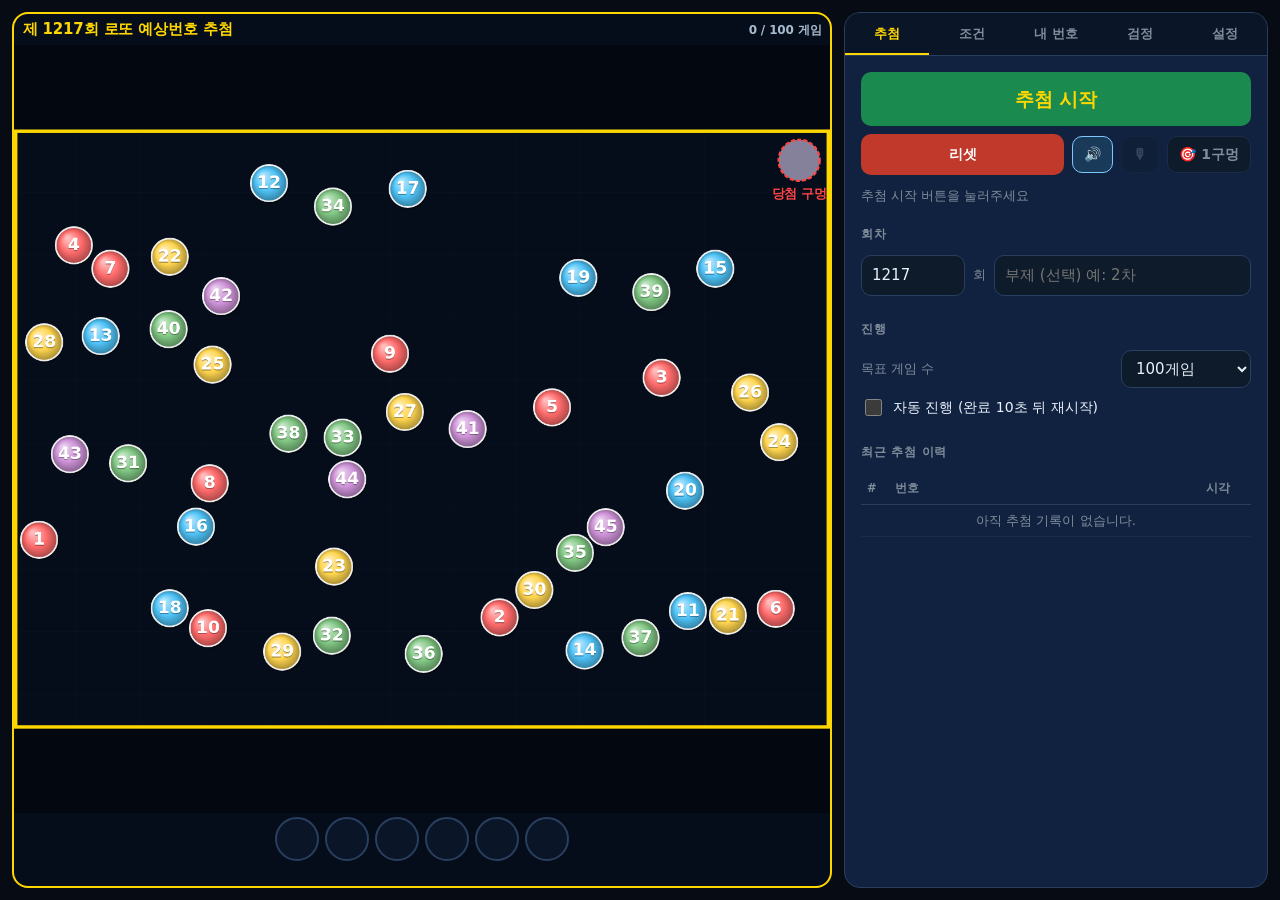
<file: index.html>
<!DOCTYPE html>
<html lang="ko" data-theme="dark">
<head>
<meta charset="utf-8">
<meta name="viewport" content="width=device-width, initial-scale=1, viewport-fit=cover">
<meta name="color-scheme" content="dark light">
<meta name="description" content="물리 기반 로또 예상번호 추첨기 — 45개 공이 실제 충돌 물리로 움직이고, 구멍에 먼저 들어온 공이 당첨됩니다. 사전 확정도, 가중치도 없습니다.">
<title>로또 예상번호 추첨기</title>
<link rel="icon" href="data:image/svg+xml,<svg xmlns='http://www.w3.org/2000/svg' viewBox='0 0 100 100'><circle cx='50' cy='50' r='46' fill='%23FFD700'/><text y='72' x='50' text-anchor='middle' font-size='58' font-weight='bold' fill='%23112240'>7</text></svg>">
<style>/* ============================================================================
 * 07-styles.css — 디자인 토큰 + 레이아웃
 *
 * 구조: 무대(Stage) / 조정실(Booth)
 *   무대   — 시청자가 봐야 하는 전부. 회차 제목, 물리 캔버스, 번호 슬롯,
 *            발표 오버레이, 통계 오버레이. 이것만 있으면 방송이 성립한다.
 *   조정실 — 운영자만 필요한 전부. 버튼, 탭, 설정, 이력, 검정.
 *   방송 모드는 조정실을 숨기는 것 이상도 이하도 아니다. 그래서 OBS 캡처에
 *   조작 UI가 새어 나갈 구조적 여지가 없다.
 *
 * 무대 안쪽 치수는 --su(stage unit)에 비례한다. 1920 폭에서 --su=1이고,
 * 창이 줄면 같이 줄어 원본 FHD 비율이 그대로 유지된다. 다만 폰에서 글씨가
 * 읽을 수 없게 작아지지 않도록 하한을 둔다.
 * ========================================================================== */

/* ── 토큰 ───────────────────────────────────────────────────────────────── */
:root {
  color-scheme: dark;

  --bg-app: #060b14;
  --bg-stage: #050d1a;
  --bg-panel: #112240;
  --bg-panel-2: #0a1628;
  --bg-panel-3: #0a1020;
  --bg-overlay: #0a0f1e;
  --bg-input: #0d1b2a;
  --bg-btn: #1a3a5a;
  --bg-btn-hover: #24507a;

  --line: #2a3f5f;
  --line-soft: #1c2c44;

  --gold: #ffd700;
  --gold-dim: #c9a227;
  --blue: #7fc8ff;
  --cyan: #00d4ff;
  --green: #1b8a4e;
  --green-hi: #24b865;
  --red: #c0392b;
  --red-hi: #e74c3c;
  --orange: #ff9800;
  --violet: #b18cff;

  --text: #e9f0fa;
  --text-dim: #a9bccf;
  --text-mute: #7f8c9a;
  --on-accent: #05192c;
  --on-primary: #ffd700;

  --ball-1: #ff6b6b;   /* 1~10  */
  --ball-2: #4fc3f7;   /* 11~20 */
  --ball-3: #ffd54f;   /* 21~30 */
  --ball-4: #81c784;   /* 31~40 */
  --ball-5: #ce93d8;   /* 41~45 */

  --r-sm: 6px;
  --r-md: 10px;
  --r-lg: 16px;
  --r-pill: 999px;

  --sp-1: 4px;  --sp-2: 8px;  --sp-3: 12px;
  --sp-4: 16px; --sp-5: 24px; --sp-6: 32px;

  --shadow-1: 0 2px 8px rgba(0, 0, 0, .35);
  --shadow-2: 0 8px 28px rgba(0, 0, 0, .5);

  --ease: cubic-bezier(.22, .61, .36, 1);
  --dur-1: 120ms;
  --dur-2: 240ms;
  --dur-3: 420ms;

  --booth-w: 424px;
  --su: 1;              /* 무대 스케일 단위 — JS가 갱신 */
}

/* 밝은 테마 — 폰에서 낮에 보려면 필요하다. 무대는 어두운 채로 둔다
 * (공 색이 어두운 배경 전제로 골라져 있어서 밝게 깔면 대비가 무너진다). */
:root[data-theme="light"] {
  color-scheme: light;
  --bg-app: #eef2f8;
  --bg-panel: #ffffff;
  --bg-panel-2: #f4f7fb;
  --bg-panel-3: #eaeff6;
  --bg-input: #ffffff;
  --bg-btn: #e3ebf5;
  --bg-btn-hover: #d3e0ef;
  --line: #c6d3e2;
  --line-soft: #dde5ef;
  --gold: #a67c00;
  /* 초록 버튼 위 글자색은 테마와 무관하게 흰색이어야 한다.
   * 밝은 테마의 --gold(#a67c00)를 그대로 쓰면 초록 배경과 대비가 1.15:1 이라
   * 「추첨 시작」 글자가 사실상 안 보인다. */
  --on-primary: #ffffff;
  --blue: #1565c0;
  --cyan: #0277bd;
  --text: #16212e;
  --text-dim: #46586c;
  --text-mute: #6b7d90;
  --on-accent: #ffffff;
  --shadow-1: 0 2px 8px rgba(20, 40, 70, .10);
  --shadow-2: 0 10px 30px rgba(20, 40, 70, .16);
}

*, *::before, *::after { box-sizing: border-box; }

/* hidden 속성은 display:none을 "기본값"으로 줄 뿐이라, 클래스에 display를
 * 지정해 둔 요소(.row, .nums 등)에서는 조용히 무시된다.
 * 실제로 el.hidden = true 로 감춘 검색 상태줄과 발표 오버레이의 숫자 행이
 * 계속 보이는 버그가 여기서 나왔다. */
[hidden] { display: none !important; }

html, body {
  height: 100%;
  margin: 0;
  background: var(--bg-app);
  color: var(--text);
  font-family: "Pretendard Variable", Pretendard, -apple-system, BlinkMacSystemFont,
               "Malgun Gothic", "맑은 고딕", "Apple SD Gothic Neo", system-ui, sans-serif;
  font-size: 15px;
  line-height: 1.5;
  -webkit-text-size-adjust: 100%;
  overscroll-behavior: none;
}
body { overflow: hidden; }

button, input, select, textarea { font: inherit; color: inherit; }
button { cursor: pointer; border: 0; background: none; }
:where(button, [tabindex], input, select, a):focus-visible {
  outline: 2px solid var(--cyan);
  outline-offset: 2px;
  border-radius: var(--r-sm);
}

/* ══════════════════════════════════════════════════════════════════════════
 * 최상위 레이아웃
 * ════════════════════════════════════════════════════════════════════════ */
#app {
  display: grid;
  grid-template-columns: 1fr var(--booth-w);
  height: 100dvh;
  gap: var(--sp-3);
  padding: var(--sp-3);
}

/* ── 무대 ──────────────────────────────────────────────────────────────────
 * 무대는 밝은 테마에서도 어둡게 남는다. 공 색 5종이 어두운 배경을 전제로
 * 골라져 있어서, 밝은 바탕에 얹으면 노랑(#FFD54F)·하늘(#4FC3F7)이 날아간다.
 * 그래서 무대 안쪽에서 쓰는 토큰을 여기서 어두운 값으로 다시 못박는다.
 * (이걸 안 하면 밝은 테마에서 빈 슬롯이 어두운 무대 위의 흰 얼룩이 된다.) */
#stage {
  --bg-panel-2: #0a1628;
  --bg-overlay: #0a0f1e;
  --bg-input: #0d1b2a;
  --line: #2a3f5f;
  --line-soft: #1c2c44;
  --text: #e9f0fa;
  --text-dim: #a9bccf;
  --text-mute: #7f8c9a;
  --gold: #ffd700;
  --cyan: #00d4ff;
  --violet: #b18cff;
  --blue: #7fc8ff;
  --red-hi: #e74c3c;
  --orange: #ff9800;
  color: var(--text);

  position: relative;
  min-width: 0;
  min-height: 0;
  display: grid;
  place-items: center;
  background: var(--bg-stage);
  border: 2px solid var(--gold);
  border-radius: var(--r-lg);
  overflow: hidden;
  transition: border-color var(--dur-1) linear;
}
#stage.flash { border-color: #fff; }

.stage-inner {
  position: relative;
  width: 100%;
  height: 100%;
  min-width: 0;
  display: grid;
  grid-template-rows: auto minmax(0, 1fr) auto;
}
/* 그리드 아이템의 기본 min-width는 auto(= min-content)다. 그대로 두면
 * 줄바꿈이 막힌 헤더 한 줄이 열 전체를 무대 밖으로 밀어낸다 — 캔버스까지
 * 같이 끌려나간다. 여기 세 줄이 그 연쇄를 끊는다. */
.stage-inner > * { min-width: 0; }

.stage-head {
  display: flex;
  align-items: center;
  gap: calc(14px * var(--su));
  padding: calc(10px * var(--su)) calc(20px * var(--su));
  font-size: max(15px, calc(30px * var(--su)));
  font-weight: 800;
  color: var(--gold);
  letter-spacing: -.01em;
  z-index: 2;
  white-space: nowrap;
}
/* 제목이 두 줄로 접히면 무대 높이가 들쭉날쭉해지고 캔버스가 밀린다.
 * 좁으면 제목만 줄여서 자르고, 회차 카운터는 끝까지 지킨다. */
#stageTitle { min-width: 0; overflow: hidden; text-overflow: ellipsis; }
.stage-head .spacer { flex: 1; min-width: 0; }
.stage-head .counter {
  font-size: max(12px, calc(21px * var(--su)));
  color: var(--text-dim);
  font-weight: 700;
  font-variant-numeric: tabular-nums;
  flex: none;
}

/* 조건 필터가 켜져 있다는 사실은 무대 위에 항상 떠 있어야 한다.
 * 시청자가 "왜 저 번호만 나오지" 하고 의심할 여지를 남기면 안 된다. */
.filter-badge {
  display: none;
  align-items: center;
  gap: calc(7px * var(--su));
  padding: calc(4px * var(--su)) calc(12px * var(--su));
  border-radius: var(--r-pill);
  background: rgba(177, 140, 255, .16);
  border: 1px solid rgba(177, 140, 255, .5);
  color: var(--violet);
  font-size: max(11px, calc(16px * var(--su)));
  font-weight: 700;
  font-variant-numeric: tabular-nums;
  flex: none;          /* 좁아지면 제목이 줄어들지, 이 배지가 잘리면 안 된다 */
  white-space: nowrap;
}
#app[data-filter="on"] .filter-badge { display: inline-flex; }

/* 캔버스는 레이아웃에 영향을 주면 안 된다.
 * 렌더러가 style.width/height를 픽셀로 박기 때문에, 일반 흐름에 두면
 * 그리드 트랙이 캔버스 크기에 끌려가 무대 밖으로 삐져나간다
 * (그리드 아이템의 기본 min-width가 auto = min-content라서 줄어들지도 않는다).
 * absolute로 띄워서 트랙 크기 계산에서 완전히 빼놓는다. */
.field-wrap { position: relative; min-width: 0; min-height: 0; overflow: hidden; }
#field { position: absolute; inset: 0; display: block; }

/* ── 번호 슬롯 띠 ────────────────────────────────────────────────────────── */
.slot-strip {
  display: flex;
  flex-direction: column;
  align-items: center;
  gap: calc(6px * var(--su));
  padding: calc(10px * var(--su)) calc(16px * var(--su)) calc(14px * var(--su));
  z-index: 2;
}
.slots { display: flex; gap: max(6px, calc(14px * var(--su))); }

/* 무대에 비례하되 절대 하한을 둔다. calc() 만 쓰면 폰에서 25px까지 쪼그라들고,
 * 고정 px만 쓰면 FHD 방송에서 우표만 해진다. max()가 둘 다 해결한다. */
.slot {
  width: max(44px, calc(88px * var(--su)));
  height: max(44px, calc(88px * var(--su)));
  display: grid;
  place-items: center;
  border-radius: 50%;
  background: var(--bg-panel-2);
  border: max(2px, calc(3px * var(--su))) solid var(--line);
  color: var(--text-mute);
  font-size: max(20px, calc(38px * var(--su)));
  font-weight: 800;
  font-variant-numeric: tabular-nums;
  transition: transform var(--dur-2) var(--ease), border-color var(--dur-1) linear;
}
.slot.filled {
  color: #fff;
  border-color: rgba(255, 255, 255, .85);
  text-shadow: 0 1px 3px rgba(0, 0, 0, .5);
}
.slot.pop { animation: slot-pop var(--dur-3) var(--ease); }
@keyframes slot-pop {
  0%   { transform: scale(.4); opacity: 0; }
  55%  { transform: scale(1.14); opacity: 1; }
  100% { transform: scale(1); }
}

/* 조합 요약 — 폰에서는 이 한 줄이 캔버스보다 중요하다.
 * 조건을 어긴 항목은 빨갛게 뜬다. */
.comb-line {
  display: flex;
  flex-wrap: wrap;
  justify-content: center;
  gap: calc(6px * var(--su)) calc(16px * var(--su));
  font-size: max(12px, calc(18px * var(--su)));
  color: var(--text-dim);
  font-variant-numeric: tabular-nums;
  min-height: max(16px, calc(22px * var(--su)));
}
.comb-line b { color: var(--text); font-weight: 700; }
.comb-line .bad { color: var(--red-hi); }

/* ── 상태 줄 ─────────────────────────────────────────────────────────────── */
/* ══════════════════════════════════════════════════════════════════════════
 * 오버레이 (무대 위)
 * ════════════════════════════════════════════════════════════════════════ */
.overlay {
  position: absolute;
  inset: 0;
  display: grid;
  place-items: center;
  z-index: 10;
  background: rgba(5, 13, 26, .93);
  backdrop-filter: blur(3px);
  opacity: 0;
  visibility: hidden;
  transition: opacity var(--dur-2) var(--ease), visibility var(--dur-2);
}
.overlay.show { opacity: 1; visibility: visible; }

/* ── 번호 발표 ───────────────────────────────────────────────────────────── */
#reveal .box { text-align: center; }
#reveal .title {
  font-size: max(22px, calc(50px * var(--su)));
  font-weight: 800;
  color: var(--gold);
  margin-bottom: max(14px, calc(26px * var(--su)));
  letter-spacing: -.02em;
}
/* 좁은 무대에서는 한 줄에 6개가 안 들어간다. 그대로 두면 넘친 공이 잘려
 * 당첨 번호 하나가 화면에서 사라진다 — 방송에서는 치명적이다. 접어서 보여준다. */
#reveal .nums {
  display: flex;
  flex-wrap: wrap;
  gap: max(7px, calc(20px * var(--su)));
  justify-content: center;
  max-width: 100%;
}
#reveal .box { max-width: 96%; }
#reveal .n {
  width: max(52px, calc(130px * var(--su)));
  height: max(52px, calc(130px * var(--su)));
  border-radius: 50%;
  display: grid;
  place-items: center;
  font-size: max(24px, calc(58px * var(--su)));
  font-weight: 800;
  color: #fff;
  background: var(--bg-panel-2);
  border: calc(3px * var(--su)) solid var(--line-soft);
  opacity: 0;
  transform: scale(.3) rotate(-14deg);
  text-shadow: 0 2px 6px rgba(0, 0, 0, .55);
}
#reveal .n.in {
  animation: reveal-in 420ms var(--ease) forwards;
  border-color: rgba(255, 255, 255, .9);
}
@keyframes reveal-in {
  0%   { opacity: 0; transform: scale(.3) rotate(-14deg); }
  60%  { opacity: 1; transform: scale(1.16) rotate(3deg); }
  100% { opacity: 1; transform: scale(1) rotate(0); }
}
#reveal .ready {
  font-size: calc(40px * var(--su));
  font-weight: 800;
  color: #7f9ab5;
}

/* ── 통계 ────────────────────────────────────────────────────────────────── */
#statsOv .box {
  width: min(92%, calc(760px * var(--su) + 240px));
  max-height: 88%;
  overflow: auto;
  background: #0b1a2e;
  border: 2px solid var(--cyan);
  border-radius: var(--r-lg);
  padding: var(--sp-4);
}
#statsOv h3 {
  margin: 0 0 var(--sp-3);
  color: var(--cyan);
  font-size: calc(24px * var(--su));
  text-align: center;
}
.freq-row {
  display: grid;
  grid-template-columns: 2.4em 2.2em 1fr 3.2em;
  align-items: center;
  gap: var(--sp-2);
  padding: 2px 0;
  font-variant-numeric: tabular-nums;
  font-size: 13px;
}
.freq-row .rank { color: var(--text-mute); text-align: right; }
.freq-row .bar-wrap {
  display: block;                 /* 그리드 아이템이라 어차피 블록이지만 명시해 둔다 */
  background: rgba(255, 255, 255, .06);
  border-radius: var(--r-pill);
  height: 13px;
  overflow: hidden;
}
/* display:block 이 없으면 <i> 는 인라인이라 width·height 를 통째로 무시한다.
 * 레일(.bar-wrap)은 그리드 아이템이라 저절로 블록이 되지만, 그 안의 막대는
 * 그리드 아이템이 아니라서 인라인으로 남는다 → 폭을 25%로 지정해도 0px 로
 * 그려져 막대가 아예 안 보였다. 실제로 그렇게 깨져 있었다. */
.freq-row .bar {
  display: block;
  height: 100%;
  border-radius: var(--r-pill);
  min-width: 3px;
  transition: width var(--dur-3) var(--ease);
}
.freq-row .cnt { text-align: right; color: var(--text-dim); }

.mini-ball {
  width: 2em; height: 2em;
  border-radius: 50%;
  display: grid; place-items: center;
  font-size: 11px; font-weight: 800; color: #06121f;
}

/* ── 카운트다운 ──────────────────────────────────────────────────────────── */
#countdown {
  position: absolute;
  top: calc(74px * var(--su));
  left: 50%;
  transform: translateX(-50%);
  padding: calc(6px * var(--su)) calc(20px * var(--su));
  border-radius: var(--r-pill);
  background: rgba(255, 152, 0, .14);
  border: 1px solid rgba(255, 152, 0, .5);
  color: var(--orange);
  font-size: calc(18px * var(--su));
  font-weight: 700;
  z-index: 12;
  display: none;
  font-variant-numeric: tabular-nums;
}
#countdown.show { display: block; }

/* ══════════════════════════════════════════════════════════════════════════
 * 조정실
 * ════════════════════════════════════════════════════════════════════════ */
#booth {
  display: grid;
  grid-template-rows: auto 1fr;
  min-height: 0;
  background: var(--bg-panel);
  border: 1px solid var(--line);
  border-radius: var(--r-lg);
  overflow: hidden;
}

.tabs {
  display: flex;
  border-bottom: 1px solid var(--line);
  background: var(--bg-panel-2);
}
.tab {
  flex: 1;
  padding: 11px 4px 9px;
  font-size: 13px;
  font-weight: 700;
  color: var(--text-mute);
  border-bottom: 2px solid transparent;
  transition: color var(--dur-1), border-color var(--dur-1), background var(--dur-1);
}
.tab:hover { color: var(--text-dim); background: rgba(255, 255, 255, .03); }
.tab[aria-selected="true"] { color: var(--gold); border-bottom-color: var(--gold); }

.panels { overflow-y: auto; overscroll-behavior: contain; padding: var(--sp-4); }
.panel { display: none; }
.panel.active { display: block; animation: fade-in var(--dur-2) var(--ease); }
@keyframes fade-in { from { opacity: 0; transform: translateY(4px); } to { opacity: 1; transform: none; } }

.group { margin-bottom: var(--sp-5); }
.group > h4 {
  margin: 0 0 var(--sp-3);
  font-size: 12px;
  font-weight: 800;
  letter-spacing: .06em;
  color: var(--text-mute);
  text-transform: uppercase;
}

.row { display: flex; align-items: center; gap: var(--sp-2); }
.row + .row { margin-top: var(--sp-2); }
.row .grow { flex: 1; min-width: 0; }
.stack { display: grid; gap: var(--sp-2); }

/* ── 컨트롤 ──────────────────────────────────────────────────────────────── */
.btn {
  display: inline-flex;
  align-items: center;
  justify-content: center;
  gap: 6px;
  padding: 9px 14px;
  border-radius: var(--r-md);
  background: var(--bg-btn);
  color: var(--blue);
  font-weight: 700;
  font-size: 14px;
  border: 1px solid transparent;
  transition: background var(--dur-1), color var(--dur-1), transform var(--dur-1);
}
.btn:hover:not(:disabled) { background: var(--bg-btn-hover); }
.btn:active:not(:disabled) { transform: translateY(1px); }
.btn:disabled { opacity: .42; cursor: not-allowed; }
/* 글자 크기 19px + bold 는 WCAG 의 "큰 텍스트"(14pt bold) 기준을 넘는다.
 * 원본의 정체성인 금색-초록 조합(3.12:1)이 큰 텍스트 기준 3:1 을 통과하므로
 * 색을 바꾸지 않고도 접근성 기준을 맞출 수 있다.
 * 밝은 테마에서는 --gold 가 어두워져 1.15:1 이 되므로 --on-primary 가 흰색으로 바뀐다. */
.btn.primary {
  background: var(--green);
  color: var(--on-primary);
  font-size: 19px;
  padding: 12px 18px;
}
.btn.primary:hover:not(:disabled) { background: var(--green-hi); }
.btn.danger { background: var(--red); color: #fff; }
.btn.danger:hover:not(:disabled) { background: var(--red-hi); }
.btn.ghost { background: transparent; border-color: var(--line); color: var(--text-dim); }
.btn.ghost:hover:not(:disabled) { background: rgba(255, 255, 255, .05); }
.btn.wide { width: 100%; }
.btn.sm { padding: 6px 10px; font-size: 13px; }

.toggle {
  padding: 7px 11px;
  border-radius: var(--r-md);
  background: var(--bg-input);
  color: var(--text-mute);
  border: 1px solid var(--line-soft);
  font-size: 14px;
  font-weight: 700;
  transition: all var(--dur-1);
}
.toggle[aria-pressed="true"] { background: var(--bg-btn); color: var(--blue); border-color: var(--blue); }
.toggle:disabled { opacity: .35; cursor: not-allowed; }

input[type="text"], input[type="number"], select {
  width: 100%;
  padding: 8px 10px;
  border-radius: var(--r-md);
  background: var(--bg-input);
  border: 1px solid var(--line);
  color: var(--text);
  font-variant-numeric: tabular-nums;
}
input:disabled, select:disabled { opacity: .5; }
label.check { display: flex; align-items: center; gap: 8px; cursor: pointer; font-size: 14px; }
label.check input { width: 17px; height: 17px; accent-color: var(--cyan); }
.hint { font-size: 12.5px; color: var(--text-mute); line-height: 1.45; margin-top: 6px; }
.hint.warn { color: var(--orange); }
.hint.error { color: var(--red-hi); }
.hint.ok { color: var(--green-hi); }

/* ── 번호 격자 (제외수/고정수 선택) ──────────────────────────────────────── */
.num-grid {
  display: grid;
  grid-template-columns: repeat(9, 1fr);
  gap: 4px;
}
.num-grid button {
  aspect-ratio: 1;
  border-radius: 50%;
  background: var(--bg-input);
  border: 1px solid var(--line-soft);
  color: var(--text-dim);
  font-size: 12.5px;
  font-weight: 700;
  font-variant-numeric: tabular-nums;
  transition: all var(--dur-1);
}
.num-grid button:hover { border-color: var(--blue); }
.num-grid button[data-pick="include"] { background: var(--green); color: #fff; border-color: var(--green-hi); }
.num-grid button[data-pick="exclude"] { background: var(--red); color: #fff; border-color: var(--red-hi); text-decoration: line-through; }

/* ── 표 ──────────────────────────────────────────────────────────────────── */
.tbl { width: 100%; border-collapse: collapse; font-size: 13px; font-variant-numeric: tabular-nums; }
.tbl th {
  text-align: left;
  padding: 7px 6px;
  color: var(--text-mute);
  font-size: 11.5px;
  font-weight: 700;
  border-bottom: 1px solid var(--line);
  position: sticky; top: 0;
  background: var(--bg-panel);
}
.tbl td { padding: 6px; border-bottom: 1px solid var(--line-soft); }
.tbl tr:hover td { background: rgba(255, 255, 255, .03); }
.nums-cell { display: flex; gap: 3px; flex-wrap: wrap; }
.chip {
  display: inline-grid; place-items: center;
  width: 23px; height: 23px;
  border-radius: 50%;
  font-size: 11px; font-weight: 800;
  color: #06121f;
}
.chip.miss { opacity: .3; }
.chip.hit { box-shadow: 0 0 0 2px var(--gold); }
.chip.bonus { box-shadow: 0 0 0 2px var(--violet); }

.rank-tag {
  display: inline-block;
  padding: 1px 7px;
  border-radius: var(--r-pill);
  font-size: 11.5px;
  font-weight: 800;
}
.rank-1 { background: var(--gold); color: #2a1d00; }
.rank-2 { background: #c0c8d4; color: #1b232e; }
.rank-3 { background: #cd7f32; color: #2a1500; }
.rank-4, .rank-5 { background: var(--bg-btn); color: var(--blue); }
.rank-0 { background: transparent; color: var(--text-mute); }

.empty { padding: var(--sp-6) var(--sp-3); text-align: center; color: var(--text-mute); font-size: 13px; }

/* ── 검정 리포트 ─────────────────────────────────────────────────────────── */
.test-card {
  background: var(--bg-panel-2);
  border: 1px solid var(--line);
  border-radius: var(--r-md);
  padding: var(--sp-3);
  margin-bottom: var(--sp-3);
}
.test-card h5 { margin: 0 0 6px; font-size: 14px; color: var(--text); }
.test-verdict { font-size: 13.5px; font-weight: 700; margin: 6px 0; }
.test-verdict.ok { color: var(--green-hi); }
.test-verdict.weak { color: var(--orange); }
.test-verdict.strong, .test-verdict.severe { color: var(--red-hi); }
.kv { display: grid; grid-template-columns: auto 1fr; gap: 2px var(--sp-3); font-size: 12.5px; font-variant-numeric: tabular-nums; }
.kv dt { color: var(--text-mute); }
.kv dd { margin: 0; color: var(--text-dim); }

.zbars { display: grid; grid-template-columns: repeat(45, 1fr); gap: 1px; height: 74px; align-items: center; margin-top: var(--sp-2); }
.zbar { position: relative; height: 100%; }
.zbar i {
  position: absolute; left: 0; right: 0;
  background: var(--blue);
  border-radius: 1px;
}
.zbar.hot i { background: var(--red-hi); }

.progress { height: 7px; border-radius: var(--r-pill); background: var(--bg-input); overflow: hidden; }
.progress i { display: block; height: 100%; background: var(--cyan); transition: width 180ms linear; }

/* ══════════════════════════════════════════════════════════════════════════
 * 방송 모드 — 조정실을 통째로 걷어낸다
 * ════════════════════════════════════════════════════════════════════════ */
#app[data-mode="broadcast"] { grid-template-columns: 1fr; padding: 0; gap: 0; }
#app[data-mode="broadcast"] #booth,
#app[data-mode="broadcast"] #app[data-mode="broadcast"] #stage { border: 0; border-radius: 0; }
#app[data-mode="broadcast"] { cursor: none; }
/* body 는 #app 의 부모다. 자손 선택자로는 절대 안 잡혀서 투명 모드가
 * 동작하지 않았다. html/body 는 :has() 로 위에서 잡는다. */
#app[data-mode="broadcast"][data-transparent="1"],
#app[data-mode="broadcast"][data-transparent="1"] #stage { background: transparent; }
html:has(#app[data-transparent="1"]),
html:has(#app[data-transparent="1"]) body { background: transparent; }

.exit-hint {
  position: fixed;
  right: 12px; bottom: 12px;
  padding: 5px 11px;
  border-radius: var(--r-pill);
  background: rgba(0, 0, 0, .55);
  color: var(--text-mute);
  font-size: 12px;
  opacity: 0;
  transition: opacity var(--dur-2);
  pointer-events: none;
  z-index: 50;
}
#app[data-mode="broadcast"]:hover .exit-hint { opacity: 1; }

/* 소리 잠금 안내 — 브라우저 자동재생 정책 때문에 첫 제스처 전엔 소리가 안 난다.
 * 방송 화면 위에 큰 안내를 띄우면 그게 그대로 송출되므로 조용한 배지로 둔다. */
.audio-lock {
  position: fixed;
  left: 50%; bottom: 16px;
  transform: translateX(-50%);
  display: none;
  align-items: center;
  gap: 8px;
  padding: 8px 15px;
  border-radius: var(--r-pill);
  background: rgba(255, 152, 0, .16);
  border: 1px solid rgba(255, 152, 0, .55);
  color: var(--orange);
  font-size: 13px;
  font-weight: 700;
  z-index: 60;
  cursor: pointer;
}
.audio-lock.show { display: inline-flex; }

/* ══════════════════════════════════════════════════════════════════════════
 * 반응형
 * ════════════════════════════════════════════════════════════════════════ */

@media (max-width: 1180px) { :root { --booth-w: 360px; } }

/* 태블릿·세로 — 무대를 위에, 조정실을 아래에 */
@media (max-width: 900px), (orientation: portrait) and (max-width: 1100px) {
  #app {
    grid-template-columns: 1fr;
    grid-template-rows: auto minmax(0, 1fr);
    padding: 0;
    gap: 0;
  }
  /* 무대 높이를 화면 비율이 아니라 뷰포트 높이로 잡는다.
   * aspect-ratio로 잡으면 무대(16:10)와 필드(1430:1050 = 1.36:1)의 비율 차이만큼
   * 캔버스 좌우에 검은 띠가 크게 남는다. 높이를 정해 두면 조정실이 가져갈 공간도
   * 예측 가능해지고, 캔버스는 남은 자리에 알아서 맞춰 들어간다. */
  #stage {
    border: 0;
    border-bottom: 2px solid var(--gold);
    border-radius: 0;
    width: 100%;
    height: clamp(200px, 46dvh, 480px);
  }
  #booth { border: 0; border-radius: 0; grid-template-rows: 1fr auto; }
  .tabs { order: 2; border-bottom: 0; border-top: 1px solid var(--line); padding-bottom: env(safe-area-inset-bottom); }
  .panels { order: 1; padding: var(--sp-3); }
  .tab { padding: 12px 4px; font-size: 12px; }
  .stage-status { display: none; }
}

/* 폰 세로 — 슬롯이 작아지지 않게 --su 하한을 별도로 준다 */
/* 크기는 위에서 max()로 이미 하한이 걸려 있다. 여기서는 간격만 손본다. */
@media (max-width: 560px) {
  .stage-head { padding: 7px 11px; gap: 8px; }
  .filter-badge { padding: 2px 8px; }
  #reveal .nums { gap: 7px; }
  .num-grid { gap: 3px; }
}

@media (prefers-reduced-motion: reduce) {
  *, *::before, *::after {
    animation-duration: .01ms !important;
    transition-duration: .01ms !important;
  }
}

/* 인쇄 — 내 번호를 종이로 들고 판매점에 가는 사람이 있다 */
@media print {
  #stage, .tabs, .btn, .audio-lock { display: none !important; }
  #app { display: block; height: auto; padding: 0; }
  #booth { border: 0; }
  .panels { overflow: visible; }
  body { background: #fff; color: #000; overflow: visible; }
}
</style>
</head>
<body>

<div id="app" data-mode="normal" data-filter="off">

  <!-- ═══════════════ 무대 — 시청자가 봐야 하는 전부 ═══════════════ -->
  <div id="stage">
    <div class="stage-inner">

      <header class="stage-head">
        <span id="stageTitle">제 1217회 로또 예상번호 추첨</span>
        <span class="filter-badge"><span aria-hidden="true">⚗</span><span id="filterDiscard">조건 추첨</span></span>
        <span class="spacer"></span>
        <span class="counter" id="counter">0 / 100 게임</span>
      </header>

      <div class="field-wrap" id="fieldWrap">
        <canvas id="field" aria-label="로또 공 추첨 화면"></canvas>

        <div id="countdown" role="status"></div>

        <!-- 번호 발표 -->
        <div class="overlay" id="reveal" role="dialog" aria-live="polite" aria-label="당첨 번호 발표">
          <div class="box">
            <div class="title" id="revealTitle">당첨 번호</div>
            <div class="nums" id="revealNums"></div>
            <div class="ready" id="revealReady" hidden>준비중…</div>
          </div>
        </div>

        <!-- 누적 통계 -->
        <div class="overlay" id="statsOv" role="dialog" aria-label="누적 통계">
          <div class="box">
            <h3 id="statsTitle"></h3>
            <div id="statsBody"></div>
          </div>
        </div>
      </div>

      <div class="slot-strip">
        <div class="slots" id="slots" role="list" aria-label="이번 게임 당첨 번호"></div>
        <div class="comb-line" id="combLine"></div>
      </div>

    </div>
    <div class="exit-hint">B 또는 Esc — 방송 모드 종료</div>
  </div>

  <!-- ═══════════════ 조정실 — 운영자만 보는 전부 ═══════════════ -->
  <aside id="booth">
    <nav class="tabs" role="tablist">
      <button class="tab" role="tab" data-panel="draw"   aria-selected="true">추첨</button>
      <button class="tab" role="tab" data-panel="filter" aria-selected="false">조건</button>
      <button class="tab" role="tab" data-panel="mine"   aria-selected="false">내 번호</button>
      <button class="tab" role="tab" data-panel="test"   aria-selected="false">검정</button>
      <button class="tab" role="tab" data-panel="setup"  aria-selected="false">설정</button>
    </nav>

    <div class="panels">

      <!-- ── 추첨 ─────────────────────────────────────────────── -->
      <section class="panel active" id="panel-draw" role="tabpanel">
        <div class="stack">
          <button class="btn primary wide" id="startBtn">추첨 시작</button>
          <div class="row">
            <button class="btn danger grow" id="resetBtn">리셋</button>
            <button class="toggle" id="soundBtn" aria-pressed="true" title="소리 (S)">🔊</button>
            <button class="toggle" id="ttsBtn" aria-pressed="false" title="음성안내 (T)">🎙</button>
            <button class="toggle" id="holeBtn" title="구멍 개수 1→2→4 (H)">🎯 1구멍</button>
          </div>
        </div>

        <div class="row" id="searchBox" hidden style="margin-top:12px">
          <span class="hint grow" style="margin:0">조건에 맞는 추첨 찾는 중 — <b id="searchTried">0</b>판 확인</span>
          <button class="btn sm ghost" id="searchCancel">취소</button>
        </div>
        <p class="hint warn" id="searchNote" hidden>워커를 쓸 수 없어 한 스레드로 탐색합니다 — 느립니다. 웹에 올려서 열면 빨라집니다.</p>

        <p class="hint" id="status" style="margin-top:12px">추첨 시작 버튼을 눌러주세요</p>

        <div class="group" style="margin-top:20px">
          <h4>회차</h4>
          <div class="row">
            <input type="number" id="roundInput" min="1" max="99999" style="width:104px" aria-label="회차 번호">
            <span class="hint" style="margin:0">회</span>
            <input type="text" id="suffixInput" class="grow" maxlength="20" placeholder="부제 (선택) 예: 2차" aria-label="회차 부제">
          </div>
        </div>

        <div class="group">
          <h4>진행</h4>
          <div class="row">
            <span class="hint grow" style="margin:0">목표 게임 수</span>
            <select id="maxGames" style="width:130px" aria-label="목표 게임 수"></select>
          </div>
          <div class="row">
            <label class="check"><input type="checkbox" id="autoPlay"> 자동 진행 (완료 10초 뒤 재시작)</label>
          </div>
        </div>

        <div class="group">
          <h4>최근 추첨 이력</h4>
          <table class="tbl">
            <thead><tr><th style="width:2.4em">#</th><th>번호</th><th style="width:4.4em">시각</th></tr></thead>
            <tbody id="histBody"></tbody>
          </table>
        </div>
      </section>

      <!-- ── 조건 ─────────────────────────────────────────────── -->
      <section class="panel" id="panel-filter" role="tabpanel">
        <label class="check" style="margin-bottom:10px">
          <input type="checkbox" id="filterOn"> <b>조건 필터 사용</b>
        </label>
        <p class="hint">
          물리는 손대지 않습니다. 조건에 맞지 않는 <b>판 전체</b>를 버리고 다시 굴릴 뿐입니다.
          그래서 <b>조건을 통과하는 모든 조합은 서로 완전히 동등합니다.</b>
          화면에서 도는 물리가 실제로 그 번호를 만들어내며, 몇 판을 버렸는지도 무대 위에 그대로 표시됩니다.
        </p>
        <p class="hint warn">
          다만 조건을 걸면 <b>번호별 확률은 달라집니다.</b> 7번을 제외하면 7번이 나올 확률은
          0이 되고, 합계를 200 이상으로 묶으면 큰 번호가 훨씬 자주 나옵니다. 당연한 일이지만,
          "조건을 걸어도 확률은 똑같다"는 말은 사실이 아니므로 여기 적어 둡니다.
          번호별 확률을 건드리고 싶지 않다면 이 기능을 끄고 쓰세요.
        </p>

        <div class="group" style="margin-top:18px">
          <h4>번호 지정 — 눌러서 고정 → 제외 → 해제</h4>
          <div class="num-grid" id="numGrid"></div>
          <p class="hint"><span style="color:var(--green-hi)">■</span> 고정수(반드시 포함) ·
             <span style="color:var(--red-hi)">■</span> 제외수(절대 제외)</p>
        </div>

        <div class="group">
          <h4>홀짝 비율</h4>
          <div class="row">
            <span class="hint" style="margin:0">홀수</span>
            <input type="number" id="oddMin" min="0" max="6" style="width:66px" aria-label="홀수 최소">
            <span class="hint" style="margin:0">~</span>
            <input type="number" id="oddMax" min="0" max="6" style="width:66px" aria-label="홀수 최대">
            <span class="hint grow" style="margin:0">개</span>
          </div>
        </div>

        <div class="group">
          <h4>번호 합계 (이론상 21 ~ 255)</h4>
          <div class="row">
            <input type="number" id="sumMin" min="21" max="255" style="width:82px" aria-label="합계 최소">
            <span class="hint" style="margin:0">~</span>
            <input type="number" id="sumMax" min="21" max="255" style="width:82px" aria-label="합계 최대">
            <span class="hint grow" style="margin:0">실제 당첨은 대체로 100~175</span>
          </div>
        </div>

        <div class="group">
          <h4>연속 번호 · 구간 쏠림</h4>
          <div class="row">
            <span class="hint grow" style="margin:0">연속 번호 최대 길이</span>
            <input type="number" id="maxRun" min="1" max="6" style="width:66px" aria-label="연속 최대">
          </div>
          <div class="row">
            <span class="hint grow" style="margin:0">한 구간(10개 단위) 최대 개수 <small style="opacity:.7">(2 미만 불가)</small></span>
            <input type="number" id="bandMax" min="2" max="6" style="width:66px" aria-label="구간 최대">
          </div>
        </div>

        <div class="group">
          <h4>직전 회차와 중복</h4>
          <div class="row">
            <span class="hint grow" style="margin:0">최대 중복 개수</span>
            <input type="number" id="prevOverlapMax" min="0" max="6" style="width:66px" aria-label="중복 최대">
          </div>
          <div class="row">
            <input type="text" id="prevNumbers" class="grow" placeholder="직전 회차 번호 6개 (예: 3, 12, 20, 28, 33, 41)" aria-label="직전 회차 번호">
            <button class="btn sm ghost" id="usePrevWinning">불러오기</button>
          </div>
        </div>

        <p class="hint" id="filterHint"></p>
        <div id="filterCulprits" hidden></div>
        <button class="btn ghost wide" id="filterClear" style="margin-top:12px">조건 모두 지우기</button>
      </section>

      <!-- ── 내 번호 ──────────────────────────────────────────── -->
      <section class="panel" id="panel-mine" role="tabpanel">
        <div class="group">
          <h4>실제 당첨번호 입력</h4>
          <div class="row">
            <input type="number" id="winRound" min="1" max="99999" style="width:104px" aria-label="회차">
            <span class="hint" style="margin:0">회</span>
            <input type="text" id="winNums" class="grow" placeholder="당첨번호 6개" aria-label="당첨번호 6개">
          </div>
          <div class="row">
            <span class="hint" style="margin:0">보너스</span>
            <input type="number" id="winBonus" min="1" max="45" style="width:78px" aria-label="보너스 번호">
            <button class="btn grow" id="winSave">저장하고 대조</button>
          </div>
          <p class="hint" id="winHint">동행복권 사이트는 외부에서 직접 조회할 수 없어 직접 입력합니다. 저장하면 그 회차의 모든 기록을 자동으로 대조합니다.</p>
        </div>

        <div class="group">
          <h4>저장된 추첨</h4>
          <select id="mySessionSel" aria-label="추첨 회차 선택"></select>
          <div id="mySummary" style="margin-top:10px"></div>
        </div>

        <table class="tbl">
          <thead><tr><th style="width:2.4em">#</th><th>번호</th><th style="width:5.2em">결과</th></tr></thead>
          <tbody id="myBody"></tbody>
        </table>
      </section>

      <!-- ── 검정 ─────────────────────────────────────────────── -->
      <section class="panel" id="panel-test" role="tabpanel">
        <p class="hint">
          이 앱의 물리를 백그라운드에서 수천 판 돌려, 45개 번호와 구멍이 정말 고르게
          나오는지 카이제곱으로 검정합니다. 화면 추첨과 <b>완전히 같은 코드</b>를 씁니다.
        </p>

        <div class="group" style="margin-top:16px">
          <div class="row">
            <span class="hint grow" style="margin:0">표본 게임 수</span>
            <select id="testN" style="width:120px" aria-label="표본 수">
              <option value="225">225게임 (검정 최소)</option>
              <option value="500">500게임</option>
              <option value="1000">1,000게임</option>
              <option value="2000" selected>2,000게임</option>
              <option value="5000">5,000게임</option>
              <option value="20000">20,000게임</option>
            </select>
          </div>
          <div class="row">
            <span class="hint grow" style="margin:0">구멍 개수</span>
            <select id="testHoles" style="width:120px" aria-label="구멍 개수">
              <option value="1">1구멍</option>
              <option value="2">2구멍</option>
              <option value="4" selected>4구멍</option>
            </select>
          </div>
          <p class="hint" id="testEta"></p>
          <div class="row">
            <button class="btn primary grow" id="testRun">검정 실행</button>
            <button class="btn ghost" id="testStop" disabled>중단</button>
          </div>
        </div>

        <div id="testProgress" hidden>
          <div class="progress"><i id="testBar" style="width:0%"></i></div>
          <p class="hint" id="testProgressText"></p>
          <p class="hint warn" id="testNote" hidden>워커를 쓸 수 없어 한 스레드로 돌립니다 — 결과는 같지만 느립니다.</p>
        </div>

        <div id="testReport"></div>
      </section>

      <!-- ── 설정 ─────────────────────────────────────────────── -->
      <section class="panel" id="panel-setup" role="tabpanel">
        <div class="group">
          <h4>화면</h4>
          <div class="row">
            <span class="hint grow" style="margin:0">테마</span>
            <button class="btn sm" id="themeBtn">밝게 / 어둡게</button>
          </div>
          <label class="check" style="margin-top:8px"><input type="checkbox" id="smoothRender"> 부드러운 렌더링 (물리 28ms 사이를 보간)</label>
          <label class="check" style="margin-top:8px"><input type="checkbox" id="reduceMotion"> 장식 효과 끄기 (저사양·멀미 대응)</label>
          <p class="hint">물리는 어떤 설정에서도 28ms 고정 스텝으로 돕니다. 화면 주사율이 달라도 추첨 결과의 분포는 바뀌지 않습니다.</p>
        </div>

        <div class="group">
          <h4>음성안내</h4>
          <div class="row">
            <span class="hint grow" style="margin:0">읽어주는 시점</span>
            <select id="speakOn" style="width:170px" aria-label="음성안내 시점">
              <option value="both">공 나올 때 + 발표 때</option>
              <option value="capture">공 나올 때만</option>
              <option value="reveal">발표 때만</option>
            </select>
          </div>
          <p class="hint">원본은 두 번 읽습니다 — 공이 구멍에 들어갈 때 한 번, 발표 오버레이에서 또 한 번. 방송에서는 의도된 반복이지만 혼자 볼 때는 성가실 수 있습니다.</p>
          <p class="hint" id="ttsInfo"></p>
        </div>

        <div class="group">
          <h4>방송 모드 (OBS)</h4>
          <p class="hint">
            조정실을 숨기고 무대만 남깁니다. 아래 링크를 OBS의 <b>브라우저 소스</b> URL에 넣으세요.
            <b>B</b> 키로 언제든 켜고 끌 수 있습니다.
          </p>
          <label class="check" style="margin-top:8px"><input type="checkbox" id="linkAuto"> 자동 진행 켜기</label>
          <label class="check" style="margin-top:6px"><input type="checkbox" id="linkAutostart"> 열리자마자 추첨 시작</label>
          <label class="check" style="margin-top:6px"><input type="checkbox" id="linkTransparent"> 배경 투명 (오버레이 합성용)</label>
          <div class="row" style="margin-top:10px">
            <button class="btn grow" id="buildLink">링크 만들기</button>
            <button class="btn ghost" id="copyLink">복사</button>
          </div>
          <input type="text" id="linkOut" readonly style="margin-top:8px" placeholder="여기에 링크가 생성됩니다" aria-label="방송 링크">
          <p class="hint">
            OBS 브라우저 소스는 기본적으로 소리를 막습니다. 소스 속성에서
            <b>“페이지가 보이지 않을 때 소스 종료”</b>를 끄고, 장면을 한 번 클릭해 주세요.
            음성안내는 OBS 내장 브라우저에 한국어 음성이 없으면 자동으로 꺼집니다.
          </p>
        </div>

        <div class="group">
          <h4>데이터</h4>
          <div class="row">
            <button class="btn grow" id="expTxt">.txt 내보내기</button>
            <button class="btn grow" id="expCsv">.csv 내보내기</button>
          </div>
          <div class="row">
            <button class="btn grow" id="expBackup">전체 백업 (.json)</button>
            <label class="btn ghost grow" style="text-align:center">
              백업 가져오기<input type="file" id="impBackup" accept="application/json,.json" hidden>
            </label>
          </div>
          <p class="hint" id="dataHint">기록은 이 브라우저에만 저장됩니다. 방문 기록을 지우면 함께 사라지니 가끔 백업해 두세요.</p>
          <button class="btn danger wide" id="clearAll" style="margin-top:10px">기록 전체 삭제</button>
        </div>

        <div class="group">
          <h4>단축키</h4>
          <dl class="kv">
            <dt>Space</dt><dd>추첨 시작</dd>
            <dt>R</dt><dd>리셋</dd>
            <dt>S</dt><dd>소리 켜기/끄기</dd>
            <dt>T</dt><dd>음성안내 켜기/끄기</dd>
            <dt>H</dt><dd>구멍 개수 1 → 2 → 4</dd>
            <dt>B / Esc</dt><dd>방송 모드</dd>
          </dl>
        </div>

        <div class="group">
          <h4>순수성 선언</h4>
          <p class="hint">
            조건 필터를 <b>끈 상태</b>에서는, 그 누구도 — 만든 사람도, 보는 사람도 —
            추첨 결과를 미리 알 수 없습니다. 사전 당첨 번호 확정 없음, 특정 공 유도 없음,
            숨겨진 가중치 없음. 45개 공은 동일한 물리 법칙 아래 움직이고, 구멍에 먼저
            들어온 공이 당첨됩니다. 난수 시드는 추첨을 시작하는 순간
            <code>crypto.getRandomValues</code>로 뽑습니다.
            의심스러우면 <b>[검정]</b> 탭에서 직접 수천 판을 돌려 확인해 보세요.
          </p>
          <p class="hint warn" id="purityFilterNote" hidden>
            지금은 <b>조건 필터가 켜져 있습니다.</b> 이때는 위 선언이 그대로 적용되지 않습니다 —
            조건을 만족하는 판을 먼저 찾아낸 뒤 그 판을 화면에서 재생하므로, 애니메이션이
            시작되는 시점에는 여섯 개 번호가 이미 정해져 있습니다. 화면의 물리가 실제로 그
            번호를 만들어낸다는 점과, 버린 판 수를 숨기지 않는다는 점은 그대로입니다.
            결과를 아무도 미리 알 수 없게 하려면 <b>[조건]</b> 탭에서 필터를 꺼 주세요.
          </p>
          <p class="hint" style="opacity:.7">
            원본 데스크톱판의 물리 엔진을 상수·수식 그대로 옮겼습니다. 다만 공정성을 위해
            네 군데를 의도적으로 고쳤습니다 — 겹치지 않는 공 배치, 멀어지는 공 쌍의 겹침 분리,
            구멍 통과 검사에 쓰는 구간(충돌 보정 전 위치 사용), 짧은 이동에서도 검사 수행.
            그래서 원본과 틱 수는 다르고, 결과 <b>분포</b>는 같습니다.
            이 앱은 실제 로또 당첨을 예측하지 않습니다 — 재미로만 쓰세요.
          </p>
          <p class="hint" id="versionInfo" style="opacity:.6"></p>
        </div>
      </section>

    </div>
  </aside>
</div>

<button class="audio-lock" id="audioLock">🔇 소리가 잠겨 있습니다 — 눌러서 켜기</button>

<dialog id="helpDlg" style="background:var(--bg-panel);color:var(--text);border:1px solid var(--line);border-radius:16px;padding:20px;max-width:420px">
  <h3 style="margin-top:0">단축키</h3>
  <dl class="kv">
    <dt>Space</dt><dd>추첨 시작</dd><dt>R</dt><dd>리셋</dd>
    <dt>S</dt><dd>소리</dd><dt>T</dt><dd>음성안내</dd>
    <dt>H</dt><dd>구멍 1→2→4</dd><dt>B / Esc</dt><dd>방송 모드</dd>
  </dl>
  <form method="dialog"><button class="btn wide" style="margin-top:12px">닫기</button></form>
</dialog>

<!-- ════════════════════════════════════════════════════════════════════════
     물리·필터·검정 코드는 이 파일 안에 정확히 한 벌만 존재한다.
     메인 스레드는 이 <script>를 그대로 실행하고, 워커는 같은 텍스트를
     Blob으로 만들어 실행한다. 그래서 "화면에서 도는 물리"와 "공정성 검정이
     채점한 물리"가 같은 코드라는 사실이 구조로 보장된다.
     ═══════════════════════════════════════════════════════════════════ -->
<script id="core-src">
/* ════════════════════════════════════════════════════════════════════════
 * 01-physics.js
 * ════════════════════════════════════════════════════════════════════════ */
/* ============================================================================
 * 01-physics.js — 물리 엔진 (원본 LottoEngine 1:1 포팅)
 *
 * 원본: 로또추첨기FHD_v1_9_11.py  ·  LottoEngine / Ball / _SpatialGrid
 *
 * 순수성 선언 (원본 헤더에서 계승)
 *   · 사전 당첨 번호 확정 없음
 *   · 특정 공 유도·조작 없음
 *   · 숨겨진 가중치·편향 없음
 *   45개 공은 동일한 물리 법칙 아래 움직이고, 구멍에 먼저 들어온 공이 당첨된다.
 *
 * DOM·브라우저 API를 일절 참조하지 않는다 → Web Worker에서 그대로 실행 가능
 * (공정성 셀프테스트가 이 파일을 헤드리스로 돌린다).
 * ========================================================================== */
'use strict';

/* ── 화면 크기 / 물리 상수 ────────────────────────────────────────────────
 * 원본과 동일한 좌표계를 유지한다. 캔버스는 CSS로 스케일만 하고,
 * 물리 좌표는 언제나 1430 x 1050 논리 픽셀 위에서 계산된다.
 * → 화면 크기가 달라져도 추첨 결과 분포가 흔들리지 않는다. */
const STAGE_W = 1430;
const STAGE_H = 1050;

const BALL_R = 32;
const HOLE_R = 36;
const MAGNET_RANGE = 230;
const MAGNET_STRENGTH = 0.18;
const ACCEL_INTERVAL_MS = 8000;
const ACCEL_RATE = 1.06;
const MAX_SPEED = 26;

/* 공간 분할 그리드 셀 크기: BALL_R * 4 = 128px (공 지름의 2배)
 * 같은 셀 + 인접 8셀만 검사하면 모든 충돌 후보가 포함된다. */
const CELL_SIZE = BALL_R * 4;

/* 반발계수 (Coefficient of Restitution) */
const RESTITUTION_BALL = 0.95;
const RESTITUTION_WALL = 0.90;

/* 접선 마찰계수 (쿨롱 마찰 간략화) */
const FRICTION_TANGENT = 0.01;

/* 목표속도 추적 — 시간이 갈수록 확실히 빨라지는 구조 */
const TARGET_SPEED_INIT = 10.0;
const TARGET_SPEED_MAX = MAX_SPEED;
const SPEED_PUSH = 0.12;

/* 물리 한 틱의 길이. 원본 FRAME_MS=28 (~35.7Hz).
 * 브라우저는 60/120Hz로 그리지만 물리는 반드시 이 고정 스텝으로 돌린다.
 * (프레임당 상수인 MAGNET_STRENGTH·SPEED_PUSH가 화면 주사율에 휘둘리면
 *  추첨 속도와 분포가 기기마다 달라진다.) */
const PHYSICS_STEP_MS = 28;

/* 구멍 좌표 — 인덱스: 0=좌상, 1=우상, 2=좌하, 3=우하 */
const HOLE_CENTERS_4 = [
  [HOLE_R + 18, HOLE_R + 18],
  [STAGE_W - HOLE_R - 18, HOLE_R + 18],
  [HOLE_R + 18, STAGE_H - HOLE_R - 18],
  [STAGE_W - HOLE_R - 18, STAGE_H - HOLE_R - 18],
];
const HOLE_LABELS = ['좌상', '우상', '좌하', '우하'];

/* 구멍 개수별 활성 인덱스 — 원본 apply_hole_count_visual과 동일 매핑 */
const HOLE_INDICES = {
  1: [1],           // 우상 (원본 기본 위치)
  2: [1, 2],        // 우상 + 좌하 — 화면 중심 기준 180° 회전 대칭
  4: [0, 1, 2, 3],
};

/* 번호대별 공 색상 */
function ballColor(n) {
  if (n <= 10) return '#FF6B6B';
  if (n <= 20) return '#4FC3F7';
  if (n <= 30) return '#FFD54F';
  if (n <= 40) return '#81C784';
  return '#CE93D8';
}

/* ── 난수원 ────────────────────────────────────────────────────────────────
 * 원본은 파이썬 메르센 트위스터를 썼다. 여기서는 시드를 명시적으로 다루는
 * PRNG를 쓴다 — 이유는 두 가지다.
 *   ① 실제 추첨: 시드를 crypto.getRandomValues로 뽑는다. 브라우저 Math.random
 *      보다 출처가 분명하고, 추첨 직전까지 아무도 시드를 모른다.
 *   ② 셀프테스트: 시드를 고정하면 같은 결과를 재현할 수 있다. 재현 불가능한
 *      공정성 검증은 검증이 아니다.
 * 알고리즘은 xoshiro128** — 주기 2^128-1, 통계 검정 통과, 정수 연산만 사용. */
function makeRng(seed) {
  let s0, s1, s2, s3;

  if (seed === undefined || seed === null) {
    const buf = new Uint32Array(4);
    if (typeof crypto !== 'undefined' && crypto.getRandomValues) {
      crypto.getRandomValues(buf);
    } else {
      // crypto가 없는 극단적 환경 폴백 (실사용 경로 아님)
      for (let i = 0; i < 4; i++) buf[i] = (Math.random() * 0x100000000) >>> 0;
    }
    [s0, s1, s2, s3] = buf;
  } else {
    // 32비트 시드 하나를 splitmix32로 128비트 상태로 펼친다.
    let x = seed >>> 0;
    const next = () => {
      x = (x + 0x9e3779b9) >>> 0;
      let z = x;
      z = Math.imul(z ^ (z >>> 16), 0x21f0aaad) >>> 0;
      z = Math.imul(z ^ (z >>> 15), 0x735a2d97) >>> 0;
      return (z ^ (z >>> 15)) >>> 0;
    };
    s0 = next(); s1 = next(); s2 = next(); s3 = next();
  }
  // 전부 0인 상태는 고정점이라 절대 벗어나지 못한다 — 방어.
  if ((s0 | s1 | s2 | s3) === 0) s0 = 0x9e3779b9;

  const rotl = (x, k) => ((x << k) | (x >>> (32 - k))) >>> 0;

  function nextUint32() {
    const result = (Math.imul(rotl(Math.imul(s1, 5) >>> 0, 7) >>> 0, 9)) >>> 0;
    const t = (s1 << 9) >>> 0;
    s2 = (s2 ^ s0) >>> 0;
    s3 = (s3 ^ s1) >>> 0;
    s1 = (s1 ^ s2) >>> 0;
    s0 = (s0 ^ s3) >>> 0;
    s2 = (s2 ^ t) >>> 0;
    s3 = rotl(s3, 11);
    return result;
  }

  /* [0, 1) 균등 — 상위 24비트만 써서 부동소수점 편향을 피한다. */
  const random = () => (nextUint32() >>> 8) / 16777216;

  /* [lo, hi] 정수 균등 (파이썬 randint와 동일하게 양끝 포함).
   * 나머지 연산 편향을 제거하기 위해 거부 샘플링을 쓴다. */
  function randint(lo, hi) {
    const range = hi - lo + 1;
    if (range <= 0) return lo;
    const limit = Math.floor(0x100000000 / range) * range;
    let v;
    do { v = nextUint32(); } while (v >= limit);
    return lo + (v % range);
  }

  /* [lo, hi) 실수 균등 (파이썬 uniform은 [lo,hi]지만 경계값 확률은 0) */
  const uniform = (lo, hi) => lo + random() * (hi - lo);

  /* Fisher-Yates — 파이썬 random.shuffle과 동일 */
  function shuffle(arr) {
    for (let i = arr.length - 1; i > 0; i--) {
      const j = randint(0, i);
      const t = arr[i]; arr[i] = arr[j]; arr[j] = t;
    }
    return arr;
  }

  return { random, randint, uniform, shuffle, nextUint32 };
}

/* ── 공 하나 ───────────────────────────────────────────────────────────────
 * 렌더 보간용으로 원본에 없던 rx/ry(직전 틱 위치)를 들고 있다.
 * 물리에는 관여하지 않는다 — 화면을 60/120Hz로 부드럽게 그리기 위한 값. */
class Ball {
  constructor(number, x, y, vx, vy) {
    this.number = number;
    this.x = x; this.y = y;
    this.vx = vx; this.vy = vy;
    this.r = BALL_R;
    this.color = ballColor(number);
    this.mass = 1.0;
    /* Swept Sphere 검사용 구간의 양 끝.
     * 원본은 prev(이동 전) → 현재(충돌 보정까지 끝난 뒤)를 한 구간으로 봤는데,
     * 충돌 겹침 보정은 공을 순간이동시키는 처리라 실제로 지나간 경로가 아니다.
     * 그 구간으로 구멍을 검사하면 가지도 않은 길에서 공이 잡힐 수 있다.
     * 그래서 "속도로 실제 이동한 구간"(prev → postMove)만 따로 들고 있는다. */
    this.prevX = x; this.prevY = y;         // 이동 전
    this.postMoveX = x; this.postMoveY = y; // 속도 적용 직후 (충돌 보정 전)
    this.rx = x; this.ry = y;               // 렌더 보간용 (직전 틱 위치)
  }
}

/* ── 공간 분할 그리드 ──────────────────────────────────────────────────────
 * 45개 공 전수 비교는 990쌍. 그리드로 좁히면 보통 100쌍 안쪽으로 줄어든다.
 * 셀 크기가 공 지름의 2배라서 "같은 셀 + 오른쪽·아래쪽 인접 4셀"만 봐도
 * 충돌 가능한 모든 쌍이 정확히 한 번씩 나온다 (중복 없음). */
class SpatialGrid {
  constructor(cellSize = CELL_SIZE) {
    this.cellSize = cellSize;
    this.cells = new Map();
  }

  build(balls) {
    this.cells.clear();
    for (const b of balls) {
      const cx = Math.floor(b.x / this.cellSize);
      const cy = Math.floor(b.y / this.cellSize);
      const key = cx * 100000 + cy;   // 셀 좌표 → 정수 키
      let bucket = this.cells.get(key);
      if (bucket === undefined) { bucket = []; this.cells.set(key, bucket); }
      bucket.push(b);
    }
  }

  /* 후보 쌍을 콜백으로 흘려보낸다 (배열을 만들지 않아 GC 부담이 없다). */
  forEachPair(fn) {
    const NEIGHBORS = [[0, 0], [1, 0], [0, 1], [1, 1], [-1, 1]];
    for (const [key, bucket] of this.cells) {
      const cx = Math.floor(key / 100000);
      const cy = key - cx * 100000;
      for (const [ox, oy] of NEIGHBORS) {
        const other = (ox === 0 && oy === 0)
          ? bucket
          : this.cells.get((cx + ox) * 100000 + (cy + oy));
        if (other === undefined) continue;
        if (other === bucket) {
          for (let i = 0; i < bucket.length; i++)
            for (let j = i + 1; j < bucket.length; j++) fn(bucket[i], bucket[j]);
        } else {
          for (let i = 0; i < bucket.length; i++)
            for (let j = 0; j < other.length; j++) fn(bucket[i], other[j]);
        }
      }
    }
  }
}

/* ── 엔진 ──────────────────────────────────────────────────────────────────
 * UI에 전혀 의존하지 않는다 → 브라우저에서도 워커에서도 동일하게 돈다. */
class LottoEngine {
  constructor(opts = {}) {
    this.rng = opts.rng || makeRng();
    this.balls = [];
    this.drawnNumbers = [];
    this.freq = new Array(46).fill(0);   // 인덱스 1..45 사용
    this.holeHits = [0, 0, 0, 0];        // 구멍별 포획 횟수 (공정성 지표)
    this.totalGames = 0;
    this.grid = new SpatialGrid();
    this.targetSpeed = TARGET_SPEED_INIT;
    this.elapsedMs = 0;                  // 이번 추첨 경과 시간 (가속 타이머용)
    this._nextAccelMs = ACCEL_INTERVAL_MS;
    this.setHoleCount(opts.holeCount || 1);
  }

  /* 활성 구멍 개수: 1, 2, 4만 허용. 그 밖의 값은 1로 강제 (원본과 동일). */
  setHoleCount(count) {
    if (![1, 2, 4].includes(count)) count = 1;
    this.holeCount = count;
    this.activeHoleIndices = HOLE_INDICES[count];
    this.activeHoles = this.activeHoleIndices.map(i => HOLE_CENTERS_4[i]);
  }

  /* ── 공 초기화 ──────────────────────────────────────────────────────────
   * 생성 순서를 매 게임 셔플한다. 난수 스트림의 소비 순서와 번호가
   * 무관해져서 번호-초기위치 사이의 구조적 상관관계가 사라진다. */
  createAllBalls() {
    const numbers = [];
    for (let n = 1; n <= 45; n++) numbers.push(n);
    this.rng.shuffle(numbers);
    this.balls = [];
    for (const n of numbers) this.balls.push(this._makeBall(n));
    return this.balls;
  }

  _makeBall(number) {
    const R = this.rng;
    const r = BALL_R;
    /* 위·아래 모두 60px 버퍼 — 모든 활성 구멍과의 최단 거리가 38px로 같아진다.
     * (원본 v1.9.6 공정성 수정: 이전엔 아래쪽 구멍이 통계적으로 유리했음)
     *
     * 원본은 45개 위치를 서로 겹치는지 보지 않고 그냥 뽑았다. 그래서 시작하자마자
     * 겹친 공들이 서로를 밀어내며 튕겨나가는 폭발이 일어난다 — 보기에도 어수선하고,
     * 겹침 보정이 임펄스 없이 위치만 옮기는 처리라 물리적으로도 공짜 에너지다.
     * 여기서는 이미 놓인 공과 겹치지 않는 자리를 찾아 놓는다.
     * (지름 64px 공 45개 vs 1357x867 영역 = 점유율 11% — 금방 자리를 찾는다.
     *  번호↔위치 배정은 위에서 이미 셔플했으므로 번호별 편향은 생기지 않는다.) */
    const xMin = r + 5, xMax = STAGE_W - r - 5;
    const yMin = r + 60, yMax = STAGE_H - r - 60;
    const minGapSq = (2 * r + 2) ** 2;

    let x = 0, y = 0;
    for (let attempt = 0; attempt < 240; attempt++) {
      x = R.randint(xMin, xMax);
      y = R.randint(yMin, yMax);
      let clear = true;
      for (const o of this.balls) {
        const dx = o.x - x, dy = o.y - y;
        if (dx * dx + dy * dy < minGapSq) { clear = false; break; }
      }
      if (clear) break;
      /* 240번 안에 못 찾으면 마지막 후보를 그냥 쓴다. 무한루프는 절대 안 된다 —
       * 자리를 못 찾는 상황보다 앱이 멈추는 게 훨씬 나쁘다. */
    }

    let vx = R.uniform(-13, 13);
    let vy = R.uniform(-13, 13);
    if (Math.abs(vx) < 4) vx = 4 * (vx >= 0 ? 1 : -1);
    if (Math.abs(vy) < 4) vy = 4 * (vy >= 0 ? 1 : -1);
    return new Ball(number, x, y, vx, vy);
  }

  /* ── 자석 ───────────────────────────────────────────────────────────────
   * 각 공마다 "가장 가까운 구멍 1개"에만 인력을 건다.
   * 4개 모두에 동시에 걸면 합력이 상쇄돼 공이 화면 중앙에 멈춰 설 수 있다. */
  applyMagnet() {
    const holes = this.activeHoles;
    for (const b of this.balls) {
      let minDistSq = Infinity, ndx = 0, ndy = 0;
      for (let i = 0; i < holes.length; i++) {
        const dxH = holes[i][0] - b.x;
        const dyH = holes[i][1] - b.y;
        const dSq = dxH * dxH + dyH * dyH;
        if (dSq < minDistSq) { minDistSq = dSq; ndx = dxH; ndy = dyH; }
      }
      const dist = Math.sqrt(minDistSq);
      if (dist > 0 && dist < MAGNET_RANGE) {
        const force = MAGNET_STRENGTH * (1 - dist / MAGNET_RANGE);
        b.vx += (ndx / dist) * force;
        b.vy += (ndy / dist) * force;
      }
    }
  }

  /* ── 이동 + 벽 반사 + 목표속도 추적 ────────────────────────────────────── */
  moveBalls() {
    const tgt = this.targetSpeed;
    for (const b of this.balls) {
      b.prevX = b.x; b.prevY = b.y;

      const spd = Math.hypot(b.vx, b.vy);
      if (spd > MAX_SPEED) {
        const ratio = MAX_SPEED / spd;
        b.vx *= ratio; b.vy *= ratio;
      } else if (spd < tgt && spd > 1e-6) {
        const ratio = (spd + SPEED_PUSH) / spd;   // 방향 유지, 크기만 증가
        b.vx *= ratio; b.vy *= ratio;
      } else if (spd < 1e-6) {
        const angle = this.rng.uniform(0, Math.PI * 2);
        b.vx = Math.cos(angle) * tgt;
        b.vy = Math.sin(angle) * tgt;
      }

      b.x += b.vx;
      b.y += b.vy;

      if (b.x - b.r < 0) { b.x = b.r; b.vx = Math.abs(b.vx) * RESTITUTION_WALL; }
      else if (b.x + b.r > STAGE_W) { b.x = STAGE_W - b.r; b.vx = -Math.abs(b.vx) * RESTITUTION_WALL; }

      if (b.y - b.r < 0) { b.y = b.r; b.vy = Math.abs(b.vy) * RESTITUTION_WALL; }
      else if (b.y + b.r > STAGE_H) { b.y = STAGE_H - b.r; b.vy = -Math.abs(b.vy) * RESTITUTION_WALL; }

      // 속도로 실제 이동한 끝점 — 이 뒤에 오는 충돌 보정은 여기 반영하지 않는다.
      b.postMoveX = b.x; b.postMoveY = b.y;
    }
  }

  /* ── 충돌 ───────────────────────────────────────────────────────────────
   * ① 반발계수  J = -(1+e) * vn / (1/m1 + 1/m2)
   * ② 접선 마찰 쿨롱 근사  |Jt| <= mu * |Jn|
   * ③ 겹침 분리 질량 역비율 (동질량이면 절반씩) + 0.5px 여유 */
  checkCollisions() {
    this.grid.build(this.balls);
    const rng = this.rng;

    this.grid.forEachPair((b1, b2) => {
      const dx = b1.x - b2.x;
      const dy = b1.y - b2.y;
      const dist = Math.hypot(dx, dy);
      const md = b1.r + b2.r;
      if (dist >= md) return;

      let nx, ny;
      if (dist < 1e-9) {            // 완전 중첩 — 임의 방향으로 밀어냄
        const angle = rng.uniform(0, Math.PI * 2);
        nx = Math.cos(angle); ny = Math.sin(angle);
      } else {
        nx = dx / dist; ny = dy / dist;
      }
      const tx = -ny, ty = nx;

      const rvx = b1.vx - b2.vx;
      const rvy = b1.vy - b2.vy;
      const vn = rvx * nx + rvy * ny;
      const vt = rvx * tx + rvy * ty;

      const invMassSum = 1.0 / b1.mass + 1.0 / b2.mass;

      /* 이미 서로 멀어지는 중이면 임펄스는 주지 않는다 (한 번 튄 걸 또 튀기면
       * 에너지가 늘어난다). 다만 겹침 분리는 해준다 — 원본은 여기서 return해서
       * 겹친 채로 멀어지는 쌍이 그대로 남았고, 화면에서 공이 파고든 것처럼 보였다. */
      if (vn <= 0) {
        const Jn = -(1.0 + RESTITUTION_BALL) * vn / invMassSum;

        const JtMax = FRICTION_TANGENT * Math.abs(Jn);
        const JtRaw = -vt / invMassSum;
        const Jt = Math.max(-JtMax, Math.min(JtMax, JtRaw));

        b1.vx += (Jn * nx + Jt * tx) / b1.mass;
        b1.vy += (Jn * ny + Jt * ty) / b1.mass;
        b2.vx -= (Jn * nx + Jt * tx) / b2.mass;
        b2.vy -= (Jn * ny + Jt * ty) / b2.mass;
      }

      const ov = (md - dist) + 0.5;   // 0.5px 여유 — 다음 틱 재충돌 방지
      const w1 = (1.0 / b1.mass) / invMassSum;
      const w2 = 1.0 - w1;
      b1.x += nx * ov * w1; b1.y += ny * ov * w1;
      b2.x -= nx * ov * w2; b2.y -= ny * ov * w2;
    });
  }

  /* ── 구멍 감지 ──────────────────────────────────────────────────────────
   * 캡처 반경은 HOLE_R - BALL_R = 4px 밖에 안 된다. 최대 속도는 26px/틱이라
   * 현재 위치만 보면 빠른 공이 캡처 영역을 통째로 건너뛴다 (터널링).
   * 그러면 "빠른 공일수록 안 잡힌다"는 속도 편향이 생긴다 — 순수성 위반.
   * 그래서 직전 위치와 현재 위치를 잇는 선분이 캡처원을 스쳤는지까지 본다.
   *
   * 반환: {ball, holeIndex} 또는 null. 한 틱에 한 공만 잡는다. */
  checkHole() {
    const captureDistSq = (HOLE_R - BALL_R) ** 2;   // 16

    for (let bi = 0; bi < this.balls.length; bi++) {
      const ball = this.balls[bi];

      for (let hi = 0; hi < this.activeHoles.length; hi++) {
        const hx = this.activeHoles[hi][0];
        const hy = this.activeHoles[hi][1];
        const holeIndex = this.activeHoleIndices[hi];

        // ① 빠른 경로 — 현재 위치
        const ddx = ball.x - hx, ddy = ball.y - hy;
        if (ddx * ddx + ddy * ddy <= captureDistSq) {
          return this._capture(bi, holeIndex);
        }

        /* ② Swept Sphere — 속도로 실제 이동한 구간과 구멍 중심의 최단거리.
         * 끝점은 postMove다. 충돌 겹침 보정으로 옮겨진 거리까지 경로에 넣으면
         * 지나간 적 없는 길에서 공이 잡힌다 (원본의 미세한 오포획 원인). */
        const segDx = ball.postMoveX - ball.prevX;
        const segDy = ball.postMoveY - ball.prevY;
        const segLenSq = segDx * segDx + segDy * segDy;
        /* 원본은 이동량 8px 이하면 이 검사를 통째로 건너뛰었다. 캡처원 지름이
         * 8px이라 5~8px 이동이 원을 관통해 빠져나가는 경우를 놓칠 수 있었다.
         * 하한을 없앴다 — 계산비용은 무시할 수준이고 미세한 속도 편향이 사라진다. */
        if (segLenSq < 1e-9) continue;

        const toHx = hx - ball.prevX;
        const toHy = hy - ball.prevY;
        const t = (toHx * segDx + toHy * segDy) / segLenSq;
        /* 끝점 t=1 은 반드시 포함해야 한다.
         * 원본은 t>=1 을 잘라내고 "끝점은 ①이 이미 검사한다"고 적었는데,
         * ①이 보는 건 충돌 보정까지 끝난 현재 위치이고 이 구간의 끝점은
         * 보정 전 위치다. 공이 속도로 캡처원 안에 들어갔는데 같은 틱의
         * 충돌 보정이 밖으로 밀어내면, 두 검사 모두 그 공을 놓친다. */
        if (t <= 0 || t > 1) continue;

        const px = ball.prevX + t * segDx;
        const py = ball.prevY + t * segDy;
        const cx = px - hx, cy = py - hy;
        if (cx * cx + cy * cy <= captureDistSq) {
          // 경로상에서 캡처 — 공 위치를 실제 캡처 지점으로 보정
          ball.x = px; ball.y = py;
          return this._capture(bi, holeIndex);
        }
      }
    }
    return null;
  }

  _capture(ballIndex, holeIndex) {
    const ball = this.balls[ballIndex];
    this.balls.splice(ballIndex, 1);
    this.drawnNumbers.push(ball.number);
    this.holeHits[holeIndex]++;
    return { ball, holeIndex };
  }

  /* ── 한 물리 틱 ─────────────────────────────────────────────────────────
   * 원본 _animate() 한 프레임과 정확히 같은 순서·같은 연산.
   * 반환: 이번 틱에 잡힌 {ball, holeIndex} 또는 null. */
  step() {
    this.elapsedMs += PHYSICS_STEP_MS;
    if (this.elapsedMs >= this._nextAccelMs) {
      this.accelerate();
      this._nextAccelMs += ACCEL_INTERVAL_MS;
    }
    this.applyMagnet();
    this.moveBalls();
    this.checkCollisions();
    if (this.drawnNumbers.length < 6) return this.checkHole();
    return null;
  }

  accelerate() {
    this.targetSpeed = Math.min(this.targetSpeed * ACCEL_RATE, TARGET_SPEED_MAX);
  }

  /* 활성 구멍 중 가장 가까운 공까지의 거리 (발광 강도용) */
  nearestBallDistance() {
    let best = Infinity;
    for (const b of this.balls) {
      for (const [hx, hy] of this.activeHoles) {
        const d = Math.hypot(hx - b.x, hy - b.y);
        if (d < best) best = d;
      }
    }
    return best;
  }

  /* 구멍마다 따로 — 다구멍 모드에서 각 구멍이 독립적으로 발광한다. */
  nearestDistancePerHole() {
    return this.activeHoles.map(([hx, hy]) => {
      let best = Infinity;
      for (const b of this.balls) {
        const d = Math.hypot(hx - b.x, hy - b.y);
        if (d < best) best = d;
      }
      return best;
    });
  }

  /* 다음 게임 준비 — 통계(freq/totalGames)는 건드리지 않는다. */
  resetDraw() {
    this.balls = [];
    this.drawnNumbers = [];
    this.targetSpeed = TARGET_SPEED_INIT;
    this.elapsedMs = 0;
    this._nextAccelMs = ACCEL_INTERVAL_MS;
  }

  recordDraw(numbers) {
    this.totalGames++;
    for (const n of numbers) this.freq[n]++;
  }

  resetStats() {
    this.freq = new Array(46).fill(0);
    this.holeHits = [0, 0, 0, 0];
    this.totalGames = 0;
  }

  /* [번호, 횟수] 내림차순. 동률은 번호 오름차순 — 표시 순서가 흔들리지 않게. */
  sortedFreq() {
    const out = [];
    for (let n = 1; n <= 45; n++) out.push([n, this.freq[n]]);
    out.sort((a, b) => (b[1] - a[1]) || (a[0] - b[0]));
    return out;
  }

  /* 한 게임을 끝까지 헤드리스로 돌린다 (셀프테스트·조건 필터 재추첨용).
   * maxTicks 안에 6개를 못 채우면 timeout:true 로 반환한다.
   * 기본 20000틱 = 물리시간 560초 — 정상 게임은 1구멍도 2000틱 안쪽. */
  runHeadless(maxTicks = 20000) {
    this.resetDraw();
    this.createAllBalls();
    const holeOf = [];
    for (let t = 0; t < maxTicks; t++) {
      const cap = this.step();
      if (cap) holeOf.push(cap.holeIndex);
      if (this.drawnNumbers.length >= 6) {
        return {
          numbers: this.drawnNumbers.slice().sort((a, b) => a - b),
          order: this.drawnNumbers.slice(),
          holes: holeOf,
          ticks: t + 1,
          timeout: false,
        };
      }
    }
    return {
      numbers: this.drawnNumbers.slice().sort((a, b) => a - b),
      order: this.drawnNumbers.slice(),
      holes: holeOf,
      ticks: maxTicks,
      timeout: true,
    };
  }
}


/* ════════════════════════════════════════════════════════════════════════
 * 03-state.js
 * ════════════════════════════════════════════════════════════════════════ */
/* ============================================================================
 * 03-state.js — 상태머신 · 설정 · 저장소
 *
 * 원본: GameState / _StateMachine / LottoConfig / LottoStorage
 *
 * 웹 이식에서 달라진 점
 *   · lotto_config.json  → localStorage
 *   · 결과 .txt 파일 append → localStorage에 회차별로 누적, 내려받기는 사용자가
 *     원할 때 .txt / .csv 로 뽑는다 (브라우저는 파일에 append를 못 한다)
 *   · lotto_template.xlsx 기반 엑셀 자동 생성 → 제거.
 *     외부 라이브러리 없이 재현할 수 없고, CSV면 엑셀이 그대로 연다.
 * ========================================================================== */
'use strict';

/* ── 게임 상태 ─────────────────────────────────────────────────────────── */
const GameState = Object.freeze({
  IDLE: 'IDLE',            // 대기: 시작 전 / 리셋 후
  RUNNING: 'RUNNING',      // 추첨 진행 중
  OVERLAY: 'OVERLAY',      // 번호 발표 오버레이 재생 중
  COUNTDOWN: 'COUNTDOWN',  // 자동 진행 카운트다운 중
  COMPLETED: 'COMPLETED',  // 목표 게임 수 도달
});

/* 허용된 (from → to) 전이만 통과시킨다. 상태를 바꾸는 곳이 한 군데뿐이라
 * "화면은 추첨 중인데 내부는 대기" 같은 불일치가 구조적으로 불가능하다. */
const ALLOWED_TRANSITIONS = new Set([
  'IDLE>RUNNING',
  'RUNNING>OVERLAY',
  'RUNNING>IDLE',        // 6개 미달 종료 (edge case)
  'OVERLAY>IDLE',        // 자동진행 OFF
  'OVERLAY>COUNTDOWN',   // 자동진행 ON
  'OVERLAY>COMPLETED',   // 목표 게임 수 도달
  'COUNTDOWN>RUNNING',
  'COUNTDOWN>IDLE',      // 카운트다운 중 리셋
  'COMPLETED>IDLE',
  'COMPLETED>RUNNING',
]);

class StateMachine {
  constructor(onChange) {
    this._state = GameState.IDLE;
    this._onChange = onChange || (() => {});
  }
  get current() { return this._state; }

  transition(to, force = false) {
    const pair = `${this._state}>${to}`;
    if (!force && !ALLOWED_TRANSITIONS.has(pair)) {
      throw new Error(`[StateMachine] 허용되지 않은 전이: ${this._state} → ${to}`);
    }
    const prev = this._state;
    this._state = to;
    if (prev !== to) this._onChange(to, prev);
    return prev;
  }

  isIdle() { return this._state === GameState.IDLE; }
  isRunning() { return this._state === GameState.RUNNING; }
  isOverlay() { return this._state === GameState.OVERLAY; }
  isCountdown() { return this._state === GameState.COUNTDOWN; }
  isCompleted() { return this._state === GameState.COMPLETED; }
  canStart() { return this._state === GameState.IDLE || this._state === GameState.COMPLETED; }
}

/* ── 설정 ──────────────────────────────────────────────────────────────────
 * 원본 DEFAULTS를 그대로 계승하고, 웹판에서 새로 생긴 항목을 덧붙였다.
 * 저장된 키 중 DEFAULTS에 있는 것만 병합한다 — 옛 저장값에 남은 쓰레기 키가
 * 새 버전으로 흘러들지 않는다. */
const CONFIG_KEY = 'lotto_web:config';

const CONFIG_DEFAULTS = {
  round: 1217,
  roundSuffix: '',
  maxGames: 100,
  soundOn: true,
  autoPlay: false,
  ttsOn: false,
  holeCount: 1,
  // ── 웹판 신규 ──
  /* 음성안내 시점. 원본은 공이 들어갈 때와 발표 오버레이에서 두 번 읽었다.
   * 방송에서는 의도된 반복이지만 개인용으로는 성가시다 — 고를 수 있게 했다.
   * 'both' | 'capture' | 'reveal' */
  speakOn: 'both',
  theme: 'dark',            // 'dark' | 'light'
  reduceMotion: false,      // 공 잔상·글로우 등 장식 효과 끄기 (저사양/멀미 대응)
  smoothRender: true,       // 물리 28ms 틱 사이를 보간해 화면 주사율로 그림
  filterOn: false,          // 조건 필터 사용 여부
  filter: null,             // 조건 필터 설정 (Filters.DEFAULT 형태)
  panelTab: 'draw',         // 마지막으로 열려 있던 패널 탭
};

/* 설정은 두 겹이다.
 *   _data  — 이번 실행에 실제로 적용되는 값 (URL 덮어쓰기 포함)
 *   _saved — 디스크에 남을 값
 * 방송 모드 URL이 _data만 바꾸고 _saved는 건드리지 않기 때문에, 나중에
 * 다른 설정을 하나 바꿔 저장이 일어나도 URL 값이 딸려 들어가지 않는다.
 * (한 겹으로 두면 탭 하나만 눌러도 전체가 저장되면서 URL 값이 새어 나간다 —
 *  실제로 그렇게 새는 걸 확인하고 두 겹으로 나눴다.) */
class Config {
  constructor() {
    this._data = { ...CONFIG_DEFAULTS };
    this._saved = { ...CONFIG_DEFAULTS };
    this.load();
  }

  load() {
    try {
      const raw = localStorage.getItem(CONFIG_KEY);
      if (!raw) return;
      const saved = JSON.parse(raw);
      for (const k of Object.keys(CONFIG_DEFAULTS)) {
        if (k in saved) { this._data[k] = saved[k]; this._saved[k] = saved[k]; }
      }
    } catch (e) {
      /* 사파리 프라이빗 모드·저장공간 차단 등에서 던진다.
       * 설정을 못 읽는 건 치명적이지 않다 — 기본값으로 그냥 돈다. */
      console.warn('설정 로드 실패 — 기본값 사용', e);
    }
    this._normalize();
  }

  _normalize() {
    this._normalizeOne(this._data);
    this._normalizeOne(this._saved);
  }

  /* 저장될 값도 같은 규칙으로 정리한다. 안 하면 디스크에 잘못된 값이 남고,
   * 다음 실행에서 그걸 다시 읽어 고치는 일이 반복된다. */
  _normalizeOne(d) {
    d.round = Math.max(1, Math.min(99999, parseInt(d.round, 10) || 1217));
    d.roundSuffix = String(d.roundSuffix ?? '').slice(0, 20);
    d.maxGames = MAX_GAMES_OPTIONS.includes(+d.maxGames) ? +d.maxGames : 100;
    d.holeCount = [1, 2, 4].includes(+d.holeCount) ? +d.holeCount : 1;
    d.theme = d.theme === 'light' ? 'light' : 'dark';
    d.speakOn = ['both', 'capture', 'reveal'].includes(d.speakOn) ? d.speakOn : 'both';
    for (const k of ['soundOn', 'autoPlay', 'ttsOn', 'reduceMotion', 'smoothRender', 'filterOn']) {
      d[k] = !!d[k];
    }
  }

  save() {
    try {
      localStorage.setItem(CONFIG_KEY, JSON.stringify(this._saved));
    } catch (e) {
      console.warn('설정 저장 실패', e);
    }
  }

  get(k) { return this._data[k]; }
  set(k, v) {
    if (!(k in CONFIG_DEFAULTS)) return;
    this._data[k] = v;
    this._saved[k] = v;
    this._normalize();
    this.save();
  }
  /* 저장하지 않고 이번 실행에만 적용한다.
   * 방송 모드 URL이 이걸 쓴다 — OBS 소스 링크 한 번 열었다고 사용자의
   * 데스크톱 설정(회차·구멍 개수·소리)이 조용히 바뀌면 안 된다. */
  setTransient(k, v) {
    if (!(k in CONFIG_DEFAULTS)) return;
    this._data[k] = v;
    this._normalize();
  }
  get all() { return { ...this._data }; }
}

const MAX_GAMES_OPTIONS = [10, 20, 50, 100, 200, 300, 400, 500];

/* ── 저장소 ────────────────────────────────────────────────────────────────
 * 원본은 실행 폴더에 lotto_{회차}_result_{일시}.txt 를 만들고 한 줄씩 붙였다.
 * 브라우저에는 그런 파일 핸들이 없으므로, 회차별 세션을 localStorage에 두고
 * 사용자가 원할 때 같은 형식의 텍스트로 내보낸다.
 *
 * 스키마 버전을 박아 둔다. 나중에 구조가 바뀌어도 옛 저장값을 알아보고
 * 옮겨 담을 수 있어야 사용자가 기록을 잃지 않는다. */
const STORE_KEY = 'lotto_web:store';
const STORE_SCHEMA = 1;

/* 파일명 안전 문자열 — 원본 _sanitize_suffix와 같은 규칙 */
function sanitizeSuffix(suffix) {
  if (!suffix) return '';
  return String(suffix)
    .replace(/[\\/:*?"<>|\t\n\r]/g, '')
    .trim()
    .replace(/ /g, '_');
}

function stampNow() {
  const d = new Date();
  const p = (n, w = 2) => String(n).padStart(w, '0');
  return `${d.getFullYear()}${p(d.getMonth() + 1)}${p(d.getDate())}${p(d.getHours())}${p(d.getMinutes())}`;
}

class Storage {
  constructor() {
    this.data = { schema: STORE_SCHEMA, sessions: [], winning: {} };
    this.load();
    this.sessionId = null;
  }

  load() {
    try {
      const raw = localStorage.getItem(STORE_KEY);
      if (!raw) return;
      const parsed = JSON.parse(raw);
      if (parsed && parsed.schema === STORE_SCHEMA) {
        this.data = {
          schema: STORE_SCHEMA,
          sessions: Array.isArray(parsed.sessions) ? parsed.sessions : [],
          winning: parsed.winning && typeof parsed.winning === 'object' ? parsed.winning : {},
        };
      } else if (parsed) {
        console.warn(`저장 스키마 불일치 (${parsed.schema} ≠ ${STORE_SCHEMA}) — 기록을 새로 시작합니다`);
      }
    } catch (e) {
      console.warn('저장소 로드 실패', e);
    }
  }

  save() {
    try {
      localStorage.setItem(STORE_KEY, JSON.stringify(this.data));
      return true;
    } catch (e) {
      /* QuotaExceededError — 오래된 세션부터 버리고 한 번 더 시도한다.
       * 조용히 실패하면 사용자는 저장된 줄 알고 기록을 잃는다. */
      console.warn('저장소 쓰기 실패 — 오래된 세션 정리 후 재시도', e);
      while (this.data.sessions.length > 10) this.data.sessions.shift();
      try {
        localStorage.setItem(STORE_KEY, JSON.stringify(this.data));
        return true;
      } catch (e2) {
        return false;
      }
    }
  }

  /* 새 추첨 세션 시작 — 원본의 create_new_file()에 해당.
   * 원본과 같은 "게으른 생성": 첫 추첨을 시작할 때 부른다.
   * 그래야 켜자마자 끄는 사용자에게 빈 기록이 남지 않는다. */
  startSession(round, roundSuffix) {
    const safe = sanitizeSuffix(roundSuffix);
    const suffixPart = safe ? `_${safe}` : '';
    const session = {
      id: `s${Date.now()}`,
      round,
      roundSuffix: roundSuffix || '',
      name: `lotto_${round}${suffixPart}_result_${stampNow()}`,
      startedAt: new Date().toISOString(),
      draws: [],
    };
    this.data.sessions.push(session);
    /* 세션 개수 상한 — 오래된 것부터 버린다. 없으면 몇 달 뒤 저장공간이 찬다. */
    while (this.data.sessions.length > 50) this.data.sessions.shift();
    this.sessionId = session.id;
    this.save();
    return session;
  }

  get session() {
    return this.data.sessions.find(s => s.id === this.sessionId) || null;
  }

  /* 오름차순 6개를 현재 세션에 기록 */
  saveResult(numbers, meta = {}) {
    if (!numbers || numbers.length !== 6) return null;
    const s = this.session;
    if (!s) return null;
    const row = {
      n: numbers.slice(),
      t: Date.now(),
      hole: meta.holeCount ?? null,       // 몇 구멍 모드에서 뽑혔는지
      tries: meta.tries ?? 1,             // 조건 필터가 몇 번 만에 통과시켰는지
    };
    s.draws.push(row);
    this.save();
    return row;
  }

  endSession() { this.sessionId = null; }

  allSessions() { return this.data.sessions.slice().reverse(); }

  deleteSession(id) {
    this.data.sessions = this.data.sessions.filter(s => s.id !== id);
    if (this.sessionId === id) this.sessionId = null;
    this.save();
  }

  clearAll() {
    this.data = { schema: STORE_SCHEMA, sessions: [], winning: {} };
    this.sessionId = null;
    this.save();
  }

  /* ── 실제 당첨번호 ────────────────────────────────────────────────────
   * 회차번호 → {n: [6개], bonus: number, savedAt}
   * 사용자가 직접 입력한다. 자동 조회는 하지 않는다 — 동행복권은 CORS를
   * 허용하지 않고, 프록시를 두면 "네트워크 없이 도는 한 파일"이 깨진다. */
  setWinning(round, numbers, bonus) {
    this.data.winning[String(round)] = {
      n: numbers.slice().sort((a, b) => a - b),
      bonus,
      savedAt: Date.now(),
    };
    this.save();
  }
  getWinning(round) { return this.data.winning[String(round)] || null; }
  deleteWinning(round) { delete this.data.winning[String(round)]; this.save(); }

  /* ── 내보내기 ─────────────────────────────────────────────────────────── */

  /* 원본 .txt 와 같은 형식: 헤더 한 줄 + 탭 구분 6열 */
  exportTxt(session) {
    const s = session || this.session;
    if (!s) return '';
    const head = `# 로또 ${s.round}회${s.roundSuffix ? ' ' + s.roundSuffix : ''} 예상번호 추첨 결과`;
    return head + '\n' + s.draws.map(d => d.n.join('\t')).join('\n') + '\n';
  }

  /* 엑셀이 바로 여는 CSV. 회차·순번·6개 번호·합계·홀짝·당첨 등수까지 넣는다
   * — 원본 엑셀 템플릿이 하던 일을 라이브러리 없이 대신한다. */
  exportCsv(session) {
    const s = session || this.session;
    if (!s) return '';
    const win = this.getWinning(s.round);
    const cols = ['회차', '부제', '순번', '번호1', '번호2', '번호3', '번호4', '번호5', '번호6',
                  '합계', '홀수', '짝수', '연속', '일치', '등수'];
    const lines = [cols.join(',')];
    s.draws.forEach((d, i) => {
      const st = combStats(d.n);
      const rank = win ? checkRank(d.n, win.n, win.bonus) : null;
      lines.push([
        s.round,
        `"${(s.roundSuffix || '').replace(/"/g, '""')}"`,
        i + 1,
        ...d.n,
        st.sum, st.odd, st.even, st.maxRun,
        rank ? rank.matched : '',
        rank ? rank.label : '',
      ].join(','));
    });
    /* 엑셀이 UTF-8 CSV를 한글 깨짐 없이 열게 하려면 BOM이 있어야 한다. */
    return '﻿' + lines.join('\n') + '\n';
  }

  /* 전체 백업 — 브라우저 저장소를 비워도 되돌릴 수 있게 */
  exportBackup() {
    return JSON.stringify({
      app: '로또 예상번호 추첨기 (웹)',
      appVersion: (typeof APP_VERSION !== 'undefined' ? APP_VERSION : null),
      schema: STORE_SCHEMA,
      exportedAt: new Date().toISOString(),
      data: this.data,
    }, null, 2);
  }

  importBackup(text) {
    const parsed = JSON.parse(text);
    const d = parsed.data || parsed;
    if (!d || d.schema !== STORE_SCHEMA || !Array.isArray(d.sessions)) {
      throw new Error('이 파일은 이 앱의 백업 파일이 아니거나 버전이 다릅니다.');
    }
    /* 병합이 아니라 합집합 — 같은 id는 기존 것을 남긴다.
     * 덮어쓰기로 만들면 실수 한 번에 기록이 통째로 날아간다. */
    const known = new Set(this.data.sessions.map(s => s.id));
    let added = 0;
    for (const s of d.sessions) {
      if (!known.has(s.id)) { this.data.sessions.push(s); added++; }
    }
    let winAdded = 0;
    for (const [round, w] of Object.entries(d.winning || {})) {
      if (!this.data.winning[round]) { this.data.winning[round] = w; winAdded++; }
    }
    this.data.sessions.sort((a, b) => String(a.startedAt).localeCompare(String(b.startedAt)));
    this.save();
    return { sessions: added, winning: winAdded };
  }
}

/* ── 조합 통계 (필터·CSV·화면 공용) ────────────────────────────────────── */
function combStats(nums) {
  const n = nums.slice().sort((a, b) => a - b);
  let sum = 0, odd = 0;
  for (const v of n) { sum += v; if (v % 2) odd++; }
  // 연속 번호의 최대 길이 (예: 12,13,14 → 3)
  let maxRun = 1, run = 1;
  for (let i = 1; i < n.length; i++) {
    run = (n[i] === n[i - 1] + 1) ? run + 1 : 1;
    if (run > maxRun) maxRun = run;
  }
  // 구간 분포 (1~10 / 11~20 / 21~30 / 31~40 / 41~45)
  const bands = [0, 0, 0, 0, 0];
  for (const v of n) bands[Math.min(4, Math.floor((v - 1) / 10))]++;
  // 끝수 합 (일의 자리 합) — 로또 분석에서 흔히 쓰는 지표
  const tailSum = n.reduce((a, v) => a + (v % 10), 0);
  /* 짝수 개수는 n.length - odd 여야 한다. 6으로 고정하면 추첨 도중의
   * 부분 조합(공 3개만 나온 상태 등)에서 "홀3:짝3"처럼 없는 공을 세어버린다. */
  return { sum, odd, even: n.length - odd, count: n.length, maxRun, bands, tailSum, sorted: n };
}

/* ── 당첨 등수 판정 ────────────────────────────────────────────────────────
 * 6/45 규칙:  1등 6개 · 2등 5개+보너스 · 3등 5개 · 4등 4개 · 5등 3개 · 그 외 낙첨
 * 보너스는 2등 판정에만 쓴다. 5개 일치 + 보너스가 아니면 3등이고,
 * 4개 일치에 보너스가 겹쳐도 4등 그대로다 — 여기서 틀리는 구현이 많다. */
const RANK_LABELS = ['1등', '2등', '3등', '4등', '5등'];

function checkRank(picked, winning, bonus) {
  /* 보너스가 당첨 6개 안에 들어 있는 데이터는 애초에 있을 수 없다.
   * 화면 입력에서 막고 있지만, 백업 가져오기 등 다른 경로로 들어올 수 있다.
   * 그대로 두면 5개 일치가 전부 2등으로 부풀어 오르므로 여기서도 무효화한다. */
  const w = new Set(winning);
  const validBonus = Number.isInteger(bonus) && bonus >= 1 && bonus <= 45 && !w.has(bonus);

  const hit = picked.filter(n => w.has(n));
  const matched = hit.length;
  const bonusPicked = validBonus && picked.includes(bonus);

  let rank = 0;                              // 0 = 낙첨
  if (matched === 6) rank = 1;
  else if (matched === 5 && bonusPicked) rank = 2;
  else if (matched === 5) rank = 3;
  else if (matched === 4) rank = 4;
  else if (matched === 3) rank = 5;

  return {
    rank,
    matched,
    /* 사용자가 보너스 번호를 골랐는가 — 등수와는 별개다.
     * 4등 조합에 보너스가 섞여 있어도 등수는 4등 그대로지만,
     * 화면에서는 그 공을 따로 표시해 줘야 사용자가 납득한다. */
    bonusPicked,
    label: rank ? RANK_LABELS[rank - 1] : '낙첨',
    hitNumbers: hit,
  };
}


/* ════════════════════════════════════════════════════════════════════════
 * 04-filter.js
 * ════════════════════════════════════════════════════════════════════════ */
/* ============================================================================
 * 04-filter.js — 조건 필터 (웹판 신규 기능)
 *
 * 원본에는 없다. 사용자가 건 조건을 만족하는 조합이 나올 때까지 추첨을
 * 다시 돌리는 기능이다.
 *
 * ── 순수성을 지키는 방식 ────────────────────────────────────────────────
 * 공에 가중치를 주거나 특정 번호를 유도하지 않는다. 물리는 손대지 않는다.
 * 조건에 맞지 않는 "추첨 한 판 전체"를 통째로 버릴 뿐이다.
 * 이건 통계학에서 기각 표집(rejection sampling)이라 부르는 방법이고,
 * 결과 분포는 "조건을 만족하는 모든 조합 위의 균등분포"가 된다.
 * 즉 조건을 통과하는 조합끼리는 여전히 완벽히 동등하다.
 *
 * ── 화면에 쓰면 안 되는 문장 ────────────────────────────────────────────
 * "조건을 걸어도 번호별 확률은 그대로다" — 이건 거짓이다.
 * 7번을 제외하면 P(7)은 6/45가 아니라 0이고, 합계 하한을 올리면 큰 번호가
 * 더 자주 나온다. 기각 표집은 기저 분포를 허용 집합 위로 "자를" 뿐,
 * 자르고 난 뒤의 주변확률까지 보존하지는 않는다.
 * 공정성을 내세우는 앱이 검증 가능한 거짓을 자막으로 내보내면 그걸로 끝이다.
 * 참인 문장만 쓴다: "조건을 통과하는 모든 조합은 서로 완전히 동등합니다."
 * 그리고 번호별 확률이 달라진다는 사실 자체를 조건 패널에 명시한다.
 *
 * ── 왜 시드로 미리 굴려보는가 ───────────────────────────────────────────
 * 화면에서 눈으로 재추첨을 시키면 정직하긴 한데, 1구멍 모드는 한 판에
 * 42초가 걸린다. 통과율 1/50짜리 조건이면 35분을 기다려야 한다.
 * 그래서 난수 시드를 먼저 고르고 그 시드로 헤드리스 추첨을 돌려본다.
 * 조건을 통과한 시드를 찾으면, 화면에서는 "그 시드"로 물리를 재생한다.
 * 화면에 보이는 공의 움직임이 실제로 그 번호를 만들어낸다 — 연출이 아니다.
 * 버려진 판이 몇 번이었는지도 화면에 그대로 표시한다.
 * ========================================================================== */
'use strict';

/* 6개 서로 다른 번호 합의 이론적 한계 */
const SUM_MIN = 1 + 2 + 3 + 4 + 5 + 6;        // 21
const SUM_MAX = 40 + 41 + 42 + 43 + 44 + 45;  // 255
const MAX_INCLUDE = 5;

const FILTER_DEFAULT = Object.freeze({
  exclude: [],        // 제외수 — 이 번호는 나오면 안 된다
  include: [],        // 고정수 — 이 번호는 반드시 다 나와야 한다 (최대 5개)
                      // 6개를 고정하면 결과가 하나로 확정된다. 그건 조건 필터가
                      // 아니라 사전 결정이고, 순수성 선언의 정면 위반이다.
  oddMin: 0,          // 홀수 개수 하한 (0~6)
  oddMax: 6,          // 홀수 개수 상한
  sumMin: SUM_MIN,
  sumMax: SUM_MAX,
  maxRun: 6,          // 연속 번호 최대 길이 (1이면 연속 번호 자체를 금지)
  bandMax: 6,         // 한 구간(1-10/11-20/21-30/31-40/41-45)에 몰릴 수 있는 최대 개수
  prevOverlapMax: 6,  // 직전 회차 당첨번호와 겹치는 개수의 상한
  prevNumbers: [],    // 그 직전 회차 번호 (prevOverlapMax < 6 일 때만 의미 있음)
});

/* 사용자 입력을 안전한 값으로 정규화한다.
 * 화면에서 막더라도 URL 파라미터·백업 복원 등 다른 경로로 들어올 수 있다. */
function normalizeFilter(f) {
  const src = { ...FILTER_DEFAULT, ...(f || {}) };
  const clean = (arr) => [...new Set(
    (Array.isArray(arr) ? arr : [])
      .map(n => parseInt(n, 10))
      .filter(n => Number.isInteger(n) && n >= 1 && n <= 45)
  )].sort((a, b) => a - b);

  const out = {
    exclude: clean(src.exclude),
    /* 5개까지만 받는다. 화면에서도 막지만 URL·백업 복원으로 들어올 수 있다. */
    include: clean(src.include).slice(0, MAX_INCLUDE),
    oddMin: clamp(src.oddMin, 0, 6),
    oddMax: clamp(src.oddMax, 0, 6),
    sumMin: clamp(src.sumMin, SUM_MIN, SUM_MAX),
    sumMax: clamp(src.sumMax, SUM_MIN, SUM_MAX),
    maxRun: clamp(src.maxRun, 1, 6),
    /* 하한이 2다. 6개를 5구간에 넣으면 비둘기집 원리로 어느 구간엔 반드시
     * ⌈6/5⌉=2개가 들어간다 — bandMax=1은 통과 조합이 0개인 조건이다. */
    bandMax: clamp(src.bandMax, 2, 6),
    prevOverlapMax: clamp(src.prevOverlapMax, 0, 6),
    prevNumbers: clean(src.prevNumbers),
  };
  if (out.oddMin > out.oddMax) [out.oddMin, out.oddMax] = [out.oddMax, out.oddMin];
  if (out.sumMin > out.sumMax) [out.sumMin, out.sumMax] = [out.sumMax, out.sumMin];
  /* 고정수와 제외수가 겹치면 고정수를 살린다 — 사용자가 마지막에 누른 쪽을
   * 존중하는 게 맞지만 그 순서를 알 수 없으므로, 더 강한 의도인 고정수 우선. */
  out.exclude = out.exclude.filter(n => !out.include.includes(n));
  return out;
}

function clamp(v, lo, hi) {
  const n = Number(v);
  if (!Number.isFinite(n)) return lo;
  return Math.max(lo, Math.min(hi, Math.round(n)));
}

/* 아무 조건도 안 건 상태인가 (= 필터가 사실상 꺼진 것과 같은가) */
function isFilterTrivial(f) {
  const n = normalizeFilter(f);
  return n.exclude.length === 0 && n.include.length === 0
    && n.oddMin === 0 && n.oddMax === 6
    && n.sumMin === SUM_MIN && n.sumMax === SUM_MAX
    && n.maxRun === 6 && n.bandMax === 6
    && n.prevOverlapMax === 6;
}

/* ── 판정 ──────────────────────────────────────────────────────────────────
 * nums: 오름차순 6개. 통과하면 null, 실패하면 사유 문자열을 반환한다.
 * (사유를 돌려주는 이유: 화면에 "왜 버려졌는지"를 그대로 보여주기 위해서다.
 *  그냥 버리면 사용자는 앱이 멈춘 줄 안다.) */
function filterReject(nums, f) {
  const st = combStats(nums);
  const n = st.sorted;

  for (const x of f.exclude) if (n.includes(x)) return `제외수 ${x} 포함`;
  for (const x of f.include) if (!n.includes(x)) return `고정수 ${x} 누락`;
  if (st.odd < f.oddMin || st.odd > f.oddMax) return `홀수 ${st.odd}개 (허용 ${f.oddMin}~${f.oddMax})`;
  if (st.sum < f.sumMin || st.sum > f.sumMax) return `합계 ${st.sum} (허용 ${f.sumMin}~${f.sumMax})`;
  if (st.maxRun > f.maxRun) return `연속 ${st.maxRun}개 (허용 ${f.maxRun}개)`;
  if (Math.max(...st.bands) > f.bandMax) return `한 구간에 ${Math.max(...st.bands)}개 (허용 ${f.bandMax}개)`;
  /* 직전 회차 조건은 번호가 정확히 6개일 때만 건다. 3개만 입력된 상태로
   * 판정하면 "중복 최대 2개"가 실제보다 헐거워져 조용히 틀린 결과를 낸다. */
  if (f.prevOverlapMax < 6 && f.prevNumbers.length === 6) {
    const ov = n.filter(x => f.prevNumbers.includes(x)).length;
    if (ov > f.prevOverlapMax) return `직전 회차와 ${ov}개 중복 (허용 ${f.prevOverlapMax}개)`;
  }
  return null;
}

const filterAccepts = (nums, f) => filterReject(nums, f) === null;

/* ── 실현 가능성 검사 ──────────────────────────────────────────────────────
 * 조건이 모순이면 재추첨 루프가 영원히 안 끝난다. 반드시 시작 전에 잡아야 한다.
 *
 * 1단계는 확실하게 불가능한 것들을 논리로 걸러낸다.
 * 2단계는 나머지를 몬테카를로로 통과율을 추정한다. 조건들이 서로 얽히면
 *   (예: 고정수 3개 + 좁은 합계 + 홀짝 제한) 해석적으로 세는 게 사실상 불가능한데,
 *   무작위 조합 표본은 그 얽힘까지 그대로 반영한다.
 *   물리 추첨의 결과 분포가 C(45,6) 위의 균등분포이므로 (공 45개가 물리적으로
 *   동일하고, 번호↔공 배정을 매 게임 셔플하므로) 이 표본 추정이 곧 실제 통과율이다.
 *
 * 반환: {ok, reason, rate, expectedTries, poolSize, exact}
 * ────────────────────────────────────────────────────────────────────────── */
function analyzeFilter(f, opts = {}) {
  /* 정규화가 고정수를 5개로 잘라내므로, 자르기 전 원본으로 먼저 확인한다.
   * 안 그러면 6개를 넣은 사용자에게 엉뚱한 사유가 표시된다. */
  const rawInclude = Array.isArray(f && f.include) ? f.include.length : 0;
  f = normalizeFilter(f);
  const rng = opts.rng || makeRng(0x5eed1e);   // 추정은 재현 가능해야 화면이 안 흔들린다

  // ── 1단계: 논리적으로 불가능한 경우 ──
  // 후보 풀을 먼저 만든다 — fail()이 poolSize를 참조하므로 첫 검사보다 앞서야 한다.
  const pool = [];
  for (let i = 1; i <= 45; i++) if (!f.exclude.includes(i)) pool.push(i);

  if (rawInclude > MAX_INCLUDE) {
    return fail(
      `고정수는 ${MAX_INCLUDE}개까지만 지정할 수 있습니다. 6개를 모두 고정하면 ` +
      `결과가 하나로 정해져 버려, 이 프로그램의 순수성 선언과 어긋납니다.`);
  }
  if (pool.length < 6) {
    return fail(`제외수가 너무 많습니다. 남은 번호가 ${pool.length}개뿐이라 6개를 뽑을 수 없습니다.`);
  }

  // 고정수만으로 이미 어기는 조건
  {
    const incStats = combStats(f.include.concat());
    if (f.include.length >= 2 && incStats.maxRun > f.maxRun) {
      return fail(`고정수에 이미 ${incStats.maxRun}개 연속이 들어 있어 "연속 ${f.maxRun}개 이하" 조건과 충돌합니다.`);
    }
    if (incStats.odd > f.oddMax) {
      return fail(`고정수의 홀수가 ${incStats.odd}개라 "홀수 ${f.oddMax}개 이하" 조건과 충돌합니다.`);
    }
    if (f.include.length - incStats.odd > 6 - f.oddMin) {
      return fail(`고정수의 짝수가 ${f.include.length - incStats.odd}개라 "홀수 ${f.oddMin}개 이상" 조건과 충돌합니다.`);
    }
    if (Math.max(0, ...incStats.bands) > f.bandMax) {
      return fail(`고정수가 한 구간에 ${Math.max(...incStats.bands)}개 몰려 있어 "구간당 ${f.bandMax}개 이하" 조건과 충돌합니다.`);
    }
  }

  // 합계 도달 가능 범위 — 고정수는 확정, 나머지는 후보 중 가장 작은/큰 것들로 채운다
  {
    const rest = pool.filter(n => !f.include.includes(n));
    const need = 6 - f.include.length;
    const incSum = f.include.reduce((a, b) => a + b, 0);
    const lo = incSum + rest.slice(0, need).reduce((a, b) => a + b, 0);
    const hi = incSum + rest.slice(rest.length - need).reduce((a, b) => a + b, 0);
    if (hi < f.sumMin) return fail(`지금 조건에서 만들 수 있는 최대 합이 ${hi}이라 "합계 ${f.sumMin} 이상"에 도달할 수 없습니다.`);
    if (lo > f.sumMax) return fail(`지금 조건에서 만들 수 있는 최소 합이 ${lo}이라 "합계 ${f.sumMax} 이하"에 도달할 수 없습니다.`);
  }

  // 홀짝: 후보 풀에 홀수·짝수가 충분히 있는가
  {
    const rest = pool.filter(n => !f.include.includes(n));
    const incOdd = f.include.filter(n => n % 2).length;
    const incEven = f.include.length - incOdd;
    const restOdd = rest.filter(n => n % 2).length;
    const restEven = rest.length - restOdd;
    const need = 6 - f.include.length;
    const maxOdd = incOdd + Math.min(restOdd, need);
    const minOdd = incOdd + Math.max(0, need - restEven);
    if (maxOdd < f.oddMin) return fail(`남은 번호에 홀수가 부족해 "홀수 ${f.oddMin}개 이상"을 만들 수 없습니다.`);
    if (minOdd > f.oddMax) return fail(`남은 번호에 짝수가 부족해 "홀수 ${f.oddMax}개 이하"를 만들 수 없습니다.`);
  }

  // ── 2단계: 몬테카를로 통과율 추정 ──
  // 표본 상한을 30만으로 잡는다. 화면을 멈춰 세우지 않으려면 100ms 안에 끝나야 하고,
  // 30만이면 1/3000 수준까지는 오차 10% 안쪽으로 잡힌다.
  // 그보다 희박한 조건은 어차피 "실용적으로 못 쓴다"가 결론이라 정밀도가 필요 없다.
  const rate = estimateRate(f, rng);

  if (rate === 0) {
    return {
      ok: false,
      reason: `조건이 너무 빡빡합니다. 무작위 조합 ${MC_MAX_SAMPLES.toLocaleString()}개 중 ` +
              `하나도 통과하지 못했습니다.`,
      rate: 0,
      expectedTries: Infinity,
      poolSize: pool.length,
      exact: false,
      culprits: findCulprits(f, rng),
    };
  }

  return {
    ok: true,
    reason: '',
    rate,
    expectedTries: 1 / rate,
    poolSize: pool.length,
    exact: lastRateWasExact,
    /* 통과율이 낮으면 어떤 조건이 발목을 잡는지 미리 계산해 둔다.
     * "조건을 완화하세요"만 띄우면 사용자는 뭘 만져야 할지 모른다. */
    culprits: (1 / rate) > 300 ? findCulprits(f, rng) : null,
  };

  function fail(reason) {
    return { ok: false, reason, rate: 0, expectedTries: Infinity, poolSize: pool.length, exact: true, culprits: null };
  }
}

/* 직전 estimateRate 호출이 전수 계산이었는지 (추정이 아니라) */
let lastRateWasExact = false;

const MC_MAX_SAMPLES = 300_000;
const MC_TARGET_HITS = 100;

function countComb(n, k) {
  if (k < 0 || k > n) return 0;
  let r = 1;
  for (let i = 0; i < k; i++) r = r * (n - i) / (i + 1);
  return Math.round(r);
}

/* 고정수를 뺀 나머지 자리를 전수 조합으로 채워 보며 통과 개수를 센다.
 * 분모는 C(45,6) — 물리 추첨이 뽑는 전체 모집단이다. */
function exactRate(pool, free, f) {
  const total = countComb(45, 6);
  if (free === 0) return filterAccepts(f.include.slice(), f) ? 1 / total : 0;
  const pick = new Array(free);
  let hits = 0;
  const rec = (start, depth) => {
    if (depth === free) {
      if (filterAccepts(f.include.concat(pick), f)) hits++;
      return;
    }
    for (let i = start; i <= pool.length - (free - depth); i++) {
      pick[depth] = pool[i];
      rec(i + 1, depth + 1);
    }
  };
  rec(0, 0);
  return hits / total;
}

/* 통과율 추정. 히트 100개를 모으면 조기 종료한다.
 *
 * ★ 반드시 1~45 전체에서 뽑는다.
 *   제외수를 뺀 후보 풀에서 뽑으면 "제외수를 피할 확률"이 통째로 빠진다.
 *   1~20을 제외하면 풀 기준으로는 통과율이 100%로 보이지만, 물리 추첨은
 *   45개 전부에서 뽑으므로 실제 통과율은 C(25,6)/C(45,6) = 1/46 이다.
 *   초안이 이 보정을 빠뜨려 예상 소요 시간이 46배까지 낙관적으로 나왔다
 *   (전수 열거와 대조해 확인). 물리가 뽑는 그 모집단에서 뽑아야 맞다. */
const ALL45 = Array.from({ length: 45 }, (_, i) => i + 1);

function estimateRate(f, rng) {
  /* 고정수가 많으면 남은 자리가 적어 조합을 전부 셀 수 있다.
   * 몬테카를로로는 이 영역을 감당하지 못한다 — 고정수 5개면 통과율이
   * 1/203,627 이라 30만 표본으로도 4번 중 1번은 히트 0이 나오고,
   * 시드가 고정돼 있어 "불가능"이라는 잘못된 판정이 그대로 굳는다.
   * 앱이 스스로 허용한 설정을 앱이 거부하는 셈이라 반드시 정확히 세야 한다. */
  const pool = ALL45.filter(n => !f.exclude.includes(n) && !f.include.includes(n));
  const free = 6 - f.include.length;
  if (free >= 0 && countComb(pool.length, free) <= 400_000) {
    lastRateWasExact = true;
    return exactRate(pool, free, f);
  }
  lastRateWasExact = false;
  const work = ALL45.slice();
  const buf = new Array(6);
  let hits = 0, samples = 0;
  while (samples < MC_MAX_SAMPLES && hits < MC_TARGET_HITS) {
    samplePool(work, buf, rng);
    samples++;
    if (filterAccepts(buf, f)) hits++;
  }
  return hits === 0 ? 0 : hits / samples;
}

/* 조건을 하나씩 꺼 보면서 통과율이 얼마나 회복되는지 잰다.
 * 가장 크게 회복시키는 조건이 곧 "지금 제일 빡빡한 조건"이다. */
function findCulprits(f, rng) {
  const relaxations = [
    ['exclude', '제외수', { exclude: [] }],
    ['include', '고정수', { include: [] }],
    ['odd', '홀짝 비율', { oddMin: 0, oddMax: 6 }],
    ['sum', '합계 범위', { sumMin: SUM_MIN, sumMax: SUM_MAX }],
    ['maxRun', '연속수 제한', { maxRun: 6 }],
    ['bandMax', '구간 분포', { bandMax: 6 }],
    ['prev', '직전 회차 중복', { prevOverlapMax: 6 }],
  ];
  /* 모든 추정을 같은 모집단(1~45 전체)에서 하므로 조건을 하나씩 풀었을 때의
   * 통과율이 서로 같은 척도로 비교된다. 제외수만 다른 풀에서 재던 초안은
   * 배율이 뒤죽박죽이라 "무엇을 풀어야 하는지"를 잘못 짚었다. */
  const base = estimateRate(f, makeRng(0xc0ffee));
  const out = [];

  for (const [key, label, patch] of relaxations) {
    // 실제로 걸려 있지 않은 조건은 건너뛴다 (풀어도 달라질 게 없다)
    if (JSON.stringify({ ...f, ...patch }) === JSON.stringify(f)) continue;
    const r = estimateRate({ ...f, ...patch }, makeRng(0xc0ffee));
    out.push({ key, label, rate: r, gain: base > 0 ? r / base : (r > 0 ? Infinity : 1) });
  }
  /* base 가 0이면 gain 이 전부 Infinity 라 Infinity-Infinity = NaN 이 되고,
   * NaN 비교자는 정렬 순서를 미정의로 만든다. 통과율 자체로 정렬한다. */
  out.sort((a, b) => (b.rate - a.rate) || (b.gain - a.gain) || 0);
  return out.slice(0, 3);
}

/* 후보 풀에서 서로 다른 6개를 균등하게 뽑아 buf에 오름차순으로 담는다.
 * 부분 Fisher-Yates — 풀 전체를 섞지 않고 앞 6칸만 확정한다. */
function samplePool(pool, buf, rng) {
  const n = pool.length;
  for (let i = 0; i < 6; i++) {
    const j = i + rng.randint(0, n - 1 - i);
    const t = pool[i]; pool[i] = pool[j]; pool[j] = t;
    buf[i] = pool[i];
  }
  buf.sort((a, b) => a - b);
  return buf;
}

function comb(n, k) {
  let r = 1;
  for (let i = 0; i < k; i++) r = r * (n - i) / (i + 1);
  return Math.round(r);
}

/* ── 사람이 읽을 수 있는 설명 ──────────────────────────────────────────────
 * msPerDraw: 헤드리스 추첨 1판에 실제로 걸리는 시간 (앱 시작 시 실측한다).
 *            구멍 개수·기기 성능에 따라 3ms에서 15ms까지 벌어지므로 상수로
 *            박아두면 예상 시간이 몇 배씩 틀린다.
 * workers  : 동시에 돌리는 워커 수 */
function describeFilterOdds(analysis, msPerDraw = 8, workers = 1) {
  if (!analysis.ok) {
    return {
      level: 'error',
      text: analysis.reason,
      culprits: analysis.culprits,
    };
  }
  const tries = analysis.expectedTries;
  const pct = analysis.rate * 100;
  const rateText = pct >= 1
    ? `약 ${pct.toFixed(pct >= 10 ? 0 : 1)}%`
    : `약 ${Math.round(1 / analysis.rate).toLocaleString()}판에 1번`;

  /* 화면 재생 시간은 "통과한 1판"만이다. 버려지는 판은 헤드리스라 순간에 가깝다. */
  const searchMs = (tries * msPerDraw) / Math.max(1, workers);

  let level = 'ok';
  let text = `조건 통과율 ${rateText}. 평균 ${Math.ceil(tries).toLocaleString()}판을 미리 굴려 1판을 씁니다.`;

  if (searchMs > 120_000) {
    level = 'error';
    text += ` 조건을 만족하는 판을 찾는 데 ${fmtDuration(searchMs)}쯤 걸립니다 — 사실상 쓰기 어렵습니다.`;
  } else if (searchMs > 15_000) {
    level = 'warn';
    text += ` 찾는 데 ${fmtDuration(searchMs)}쯤 걸립니다.`;
  } else if (searchMs > 1_500) {
    level = 'warn';
    text += ` 찾는 데 ${fmtDuration(searchMs)}쯤 걸립니다.`;
  }
  return { level, text, searchMs, culprits: analysis.culprits };
}

function fmtDuration(ms) {
  if (ms < 1000) return `${Math.round(ms)}밀리초`;
  if (ms < 60_000) return `${(ms / 1000).toFixed(ms < 10_000 ? 1 : 0)}초`;
  if (ms < 3_600_000) return `${Math.round(ms / 60_000)}분`;
  return `${(ms / 3_600_000).toFixed(1)}시간`;
}


/* ════════════════════════════════════════════════════════════════════════
 * 05-selftest.js
 * ════════════════════════════════════════════════════════════════════════ */
/* ============================================================================
 * 05-selftest.js — 공정성 셀프테스트 (카이제곱 검정)
 *
 * 원본: _chi_square / _chi_square_pvalue / _verdict / LottoSelfTest
 *       (원본은 CLI 전용이었다 — `python 로또추첨기.py --selftest 5000`)
 *
 * 원본 대비 통계적으로 고친 두 가지
 * ──────────────────────────────────────────────────────────────────────────
 * ① 6개 동시 추첨의 카이제곱 보정
 *    원본은 "당첨번호 6개 전체" 도수에 자유도 44 카이제곱을 그대로 갖다 댔다.
 *    그런데 한 게임에서 6개는 중복 없이 뽑히므로 번호끼리 음의 상관이 있고,
 *    통계량의 귀무 기댓값이 44가 아니라 39가 된다. 즉 원본 검정은 항상
 *    관대한 쪽으로 틀려서, 실제로 편향이 있어도 놓칠 수 있었다.
 *
 *    정확히 보정된다. k개 중 m개를 비복원 추출할 때
 *        X²  ≈  ((k−m)/(k−1)) · χ²_(k−1)
 *    여기선 k=45, m=6 이므로 계수가 39/44.
 *        X²_보정 = X² × 44/39   →  이 값을 χ²₄₄ 와 비교하면 된다.
 *    (첫 번째로 나온 공만 세는 검정은 m=1이라 계수가 1 — 보정이 필요 없다.
 *     그래서 두 검정을 나란히 보여준다.)
 *
 * ② p-value를 근사가 아니라 제대로 계산
 *    원본은 Wilson–Hilferty 근사를 썼다. 자유도 44에서는 잘 맞지만
 *    구멍 검정(자유도 1 또는 3)에서는 눈에 띄게 어긋난다.
 *    여기서는 정규화 불완전감마함수를 급수/연분수로 직접 계산한다.
 * ========================================================================== */
'use strict';

/* ── 정규화 불완전감마 상위꼬리 Q(a,x) = P(X > x), X ~ Gamma(a,1) ──────────
 * P(χ²_df ≥ x) = Q(df/2, x/2).
 * 수치해석 정석대로 x < a+1 에서는 급수, 그 밖에서는 연분수를 쓴다. */
function logGamma(x) {
  // Lanczos 근사 (g=7, n=9) — 배정밀도에서 유효숫자 15자리
  const C = [
    0.99999999999980993, 676.5203681218851, -1259.1392167224028,
    771.32342877765313, -176.61502916214059, 12.507343278686905,
    -0.13857109526572012, 9.9843695780195716e-6, 1.5056327351493116e-7,
  ];
  if (x < 0.5) {
    // 반사 공식 — 작은 인자에서 정밀도 유지
    return Math.log(Math.PI / Math.sin(Math.PI * x)) - logGamma(1 - x);
  }
  x -= 1;
  let a = C[0];
  const t = x + 7.5;
  for (let i = 1; i < 9; i++) a += C[i] / (x + i);
  return 0.5 * Math.log(2 * Math.PI) + (x + 0.5) * Math.log(t) - t + Math.log(a);
}

function gammaQ(a, x) {
  if (x <= 0) return 1;
  if (a <= 0) return 0;
  if (x < a + 1) {
    // 급수 전개 P(a,x), Q = 1 - P
    let ap = a, sum = 1 / a, del = sum;
    for (let n = 0; n < 500; n++) {
      ap++;
      del *= x / ap;
      sum += del;
      if (Math.abs(del) < Math.abs(sum) * 1e-15) break;
    }
    return 1 - sum * Math.exp(-x + a * Math.log(x) - logGamma(a));
  }
  // 연분수 (Lentz 알고리즘)
  const TINY = 1e-300;
  let b = x + 1 - a, c = 1 / TINY, d = 1 / b, h = d;
  for (let i = 1; i <= 500; i++) {
    const an = -i * (i - a);
    b += 2;
    d = an * d + b; if (Math.abs(d) < TINY) d = TINY;
    c = b + an / c; if (Math.abs(c) < TINY) c = TINY;
    d = 1 / d;
    const del = d * c;
    h *= del;
    if (Math.abs(del - 1) < 1e-15) break;
  }
  return Math.exp(-x + a * Math.log(x) - logGamma(a)) * h;
}

/* P(χ²_df ≥ chi2) */
function chiSquarePValue(chi2, df) {
  if (df <= 0 || chi2 <= 0) return 1;
  return Math.max(0, Math.min(1, gammaQ(df / 2, chi2 / 2)));
}

/* 균등 기대값에 대한 적합도 통계량 Σ(O−E)²/E */
function chiSquare(observed, expected) {
  if (expected <= 0) return 0;
  let s = 0;
  for (const o of observed) { const d = o - expected; s += d * d / expected; }
  return s;
}

/* 판정 — p-value 기준. 원본은 임계값 표를 하드코딩했지만
 * p-value를 정확히 계산할 수 있으므로 표가 필요 없다. */
function verdict(p) {
  if (p >= 0.05) return { level: 'ok', icon: '✅', text: '균등 분포와 통계적으로 구분되지 않음 — 편향 근거 없음' };
  if (p >= 0.01) return { level: 'weak', icon: '🟡', text: '약한 이탈 (p < 0.05) — 표본을 늘려 재확인 권장' };
  if (p >= 0.001) return { level: 'strong', icon: '🟠', text: '유의한 이탈 (p < 0.01) — 편향 의심' };
  return { level: 'severe', icon: '🔴', text: '매우 강한 이탈 (p < 0.001) — 편향 가능성 높음' };
}

/* 비복원 추출 보정계수: k개 중 m개를 뽑을 때 X²의 스케일 (k−m)/(k−1) */
function hypergeoScale(k, m) { return (k - m) / (k - 1); }

/* ── 한 번의 셀프테스트 실행 ───────────────────────────────────────────────
 * onProgress(done, total)는 워커에서 postMessage 폭주를 막기 위해
 * 호출 측에서 스로틀링한다.
 *
 * seed를 주면 그대로 재현된다. 재현할 수 없는 공정성 검증은 검증이 아니다. */
function runSelfTest(opts) {
  const nDraws = Math.max(1, opts.nDraws | 0);
  const holeCount = [1, 2, 4].includes(opts.holeCount) ? opts.holeCount : 1;
  const seed = (opts.seed >>> 0) || 0x9e3779b9;
  const onProgress = opts.onProgress || (() => {});
  const shouldStop = opts.shouldStop || (() => false);
  const maxTicks = opts.maxTicks || 20000;

  const engine = new LottoEngine({ holeCount, rng: makeRng(seed) });

  const freqAll = new Array(46).fill(0);    // 당첨 6개 전체
  const freqFirst = new Array(46).fill(0);  // 첫 번째로 잡힌 공만 (게임당 1개 → 독립)
  const holeHits = [0, 0, 0, 0];
  let valid = 0, timeouts = 0, ticksSum = 0;
  let stopped = false;

  const t0 = Date.now();
  for (let i = 1; i <= nDraws; i++) {
    if (shouldStop()) { stopped = true; break; }
    const r = engine.runHeadless(maxTicks);
    if (r.timeout) {
      timeouts++;
    } else {
      valid++;
      ticksSum += r.ticks;
      for (const n of r.numbers) freqAll[n]++;
      freqFirst[r.order[0]]++;
      for (const h of r.holes) holeHits[h]++;
    }
    if (i % 50 === 0 || i === nDraws) onProgress(i, nDraws);
  }
  const elapsedMs = Date.now() - t0;

  /* ── 검정 ① 당첨번호 6개 전체 분포 (비복원 보정 적용) ── */
  const obsAll = freqAll.slice(1);
  const expAll = valid * 6 / 45;
  const rawAll = chiSquare(obsAll, expAll);
  const scale = hypergeoScale(45, 6);              // 39/44
  const adjAll = rawAll / scale;                   // χ²₄₄ 와 비교 가능한 값
  const pAll = chiSquarePValue(adjAll, 44);

  /* ── 검정 ② 첫 번째 공 분포 (게임당 1개 → 보정 불필요, 순수 χ²₄₄) ── */
  const obsFirst = freqFirst.slice(1);
  const expFirst = valid / 45;
  const rawFirst = chiSquare(obsFirst, expFirst);
  const pFirst = chiSquarePValue(rawFirst, 44);

  /* ── 검정 ③ 구멍별 포획 분포 ── */
  const activeIdx = HOLE_INDICES[holeCount];
  const obsHole = activeIdx.map(i => holeHits[i]);
  const totalCap = obsHole.reduce((a, b) => a + b, 0);
  const expHole = totalCap / activeIdx.length;
  const dfHole = activeIdx.length - 1;
  const rawHole = dfHole > 0 ? chiSquare(obsHole, expHole) : 0;
  const pHole = dfHole > 0 ? chiSquarePValue(rawHole, dfHole) : 1;

  /* 번호별 표준화 잔차 — 어떤 번호가 얼마나 튀는지 눈으로 보라고.
   * 한 게임에서 6개를 비복원으로 뽑으므로 분산은 N·p(1−p) 이다. */
  const p6 = 6 / 45;
  const sdAll = Math.sqrt(valid * p6 * (1 - p6));
  const z = obsAll.map(o => (sdAll > 0 ? (o - expAll) / sdAll : 0));

  return {
    ok: true,
    stopped,
    holeCount,
    seed,
    nDraws,
    valid,
    timeouts,
    elapsedMs,
    avgTicks: valid ? ticksSum / valid : 0,
    avgSeconds: valid ? (ticksSum / valid) * PHYSICS_STEP_MS / 1000 : 0,
    drawsPerSec: elapsedMs > 0 ? (valid + timeouts) / (elapsedMs / 1000) : 0,
    freqAll: obsAll,
    freqFirst: obsFirst,
    z,
    holeLabels: activeIdx.map(i => HOLE_LABELS[i]),
    holeHits: obsHole,
    tests: {
      all: {
        title: '당첨번호 6개 전체 분포',
        note: '한 게임에서 6개를 중복 없이 뽑으므로 통계량을 44/39 배 보정했습니다.',
        observedMin: Math.min(...obsAll),
        observedMax: Math.max(...obsAll),
        expected: expAll,
        chi2Raw: rawAll,
        chi2: adjAll,
        df: 44,
        p: pAll,
        verdict: verdict(pAll),
      },
      first: {
        title: '첫 번째로 나온 공 분포',
        note: '게임당 1개만 세므로 보정 없이 그대로 χ²₄₄ 검정입니다 — 가장 깨끗한 검정.',
        observedMin: Math.min(...obsFirst),
        observedMax: Math.max(...obsFirst),
        expected: expFirst,
        chi2Raw: rawFirst,
        chi2: rawFirst,
        df: 44,
        p: pFirst,
        verdict: verdict(pFirst),
      },
      hole: dfHole > 0 ? {
        title: '구멍별 포획 분포',
        note: '활성 구멍들이 공을 고르게 나눠 먹는지 봅니다.',
        expected: expHole,
        chi2Raw: rawHole,
        chi2: rawHole,
        df: dfHole,
        p: pHole,
        verdict: verdict(pHole),
      } : null,
    },
  };
}
</script>

<script id="worker-glue" type="text/plain">/* ============================================================================
 * 09-worker-glue.js — 워커 진입점
 *
 * 이 파일은 메인 스레드에서 실행되지 않는다. core-src의 텍스트 뒤에 이어 붙여
 * Blob 워커로만 실행된다. 따라서 여기서는 LottoEngine·makeRng·filterAccepts·
 * runSelfTest 를 전부 쓸 수 있다.
 * ========================================================================== */
'use strict';

self.onmessage = (ev) => {
  const m = ev.data;

  /* ── 조건을 만족하는 시드 찾기 ────────────────────────────────────────
   * 워커마다 자기 난수원으로 시드를 뽑는다. 여러 워커가 같은 시드를 볼 확률은
   * 2^32 공간에서 무시할 수준이고, 겹치더라도 결과가 틀리지는 않는다
   * (같은 조합을 두 번 확인할 뿐). */
  if (m.cmd === 'search') {
    const f = normalizeFilter(m.filter);
    const engine = new LottoEngine({ holeCount: m.holeCount });
    const seedRng = makeRng();
    let since = 0;

    for (let i = 0; i < m.maxAttempts; i++) {
      const seed = seedRng.nextUint32();
      engine.rng = makeRng(seed);
      const r = engine.runHeadless();
      since++;

      if (!r.timeout && filterAccepts(r.numbers, f)) {
        self.postMessage({ type: 'found', seed, numbers: r.numbers, delta: since });
        return;
      }
      /* 진행 보고 간격. 화면의 "폐기 N판"은 정직성 지표라 실제보다 적게
       * 나오면 안 된다. 워커가 강제 종료되면 마지막 보고 이후의 잔여분이
       * 통째로 사라지므로, 간격이 곧 워커당 최대 누락분이 된다.
       * 25판이면 postMessage 비용은 여전히 무시할 수준이다. */
      if (since >= 25) { self.postMessage({ type: 'progress', delta: since }); since = 0; }
    }
    self.postMessage({ type: 'exhausted', delta: since });
    return;
  }

  /* ── 공정성 셀프테스트 ─────────────────────────────────────────────── */
  if (m.cmd === 'selftest') {
    let last = 0;
    const data = runSelfTest({
      nDraws: m.nDraws,
      holeCount: m.holeCount,
      seed: m.seed,
      onProgress: (done) => {
        const delta = done - last;
        if (delta > 0) { last = done; self.postMessage({ type: 'progress', delta }); }
      },
    });
    self.postMessage({ type: 'partial', data });
    return;
  }

  /* ── 조건 통과율 분석 (메인 스레드를 멈추지 않게 여기서) ───────────── */
  if (m.cmd === 'analyze') {
    self.postMessage({ type: 'analysis', result: analyzeFilter(m.filter) });
  }
};
</script>

<script>
/* ════════════════════════════════════════════════════════════════════════
 * 02-audio.js
 * ════════════════════════════════════════════════════════════════════════ */
/* ============================================================================
 * 02-audio.js — 비프음 (Web Audio API) + 음성안내 (Web Speech API)
 *
 * 원본: _SoundEngine (pygame/winsound PCM 합성)  ·  _TTSEngine (edge-tts + mp3 캐시)
 *
 * 웹 이식에서 달라진 점
 *   · PCM 사인파를 직접 만들지 않고 OscillatorNode로 낸다. 파형·페이드아웃
 *     (12ms)·볼륨(0.72)은 원본과 같은 값을 쓴다.
 *   · edge-tts + mp3 캐시 폴더가 통째로 사라진다. 브라우저 내장 음성합성이
 *     그 자리를 대신하므로 네트워크도, 캐시 빌드 20초도 필요 없다.
 *   · 브라우저는 사용자 제스처 전에는 소리를 못 낸다. 첫 클릭/키입력에서
 *     AudioContext를 깨우는 처리가 반드시 필요하다 (unlock()).
 * ========================================================================== */
'use strict';

/* ── 비프 엔진 ─────────────────────────────────────────────────────────── */
const Beeper = (() => {
  const VOLUME = 0.72;
  const FADE_S = 0.012;      // 12ms 페이드아웃 — 클릭 잡음 방지 (원본과 동일)

  let ctx = null;
  let master = null;
  let enabled = true;
  let unlocked = false;

  function ensureCtx() {
    if (ctx) return ctx;
    const AC = window.AudioContext || window.webkitAudioContext;
    if (!AC) return null;
    ctx = new AC();
    master = ctx.createGain();
    master.gain.value = 1;
    master.connect(ctx.destination);
    return ctx;
  }

  /* 자동재생 정책 해제 — 사용자 제스처 핸들러 안에서 불러야 한다. */
  function unlock() {
    const c = ensureCtx();
    if (!c) return false;
    if (c.state === 'suspended') c.resume();
    unlocked = c.state === 'running';
    return unlocked;
  }

  function isUnlocked() {
    return !!ctx && ctx.state === 'running';
  }

  /* beeps: [[freqHz, durMs], ...] — 순서대로 이어 붙여 재생.
   * 원본의 우선순위 큐는 필요 없다. Web Audio는 샘플 단위로 미리 스케줄되므로
   * 큐가 밀리지도, 워커 스레드가 필요하지도 않다. */
  function play(beeps) {
    if (!enabled) return;
    const c = ensureCtx();
    if (!c || c.state !== 'running') return;

    let t = c.currentTime + 0.001;
    for (const [freq, durMs] of beeps) {
      const dur = durMs / 1000;
      const osc = c.createOscillator();
      const gain = c.createGain();
      osc.type = 'sine';
      osc.frequency.setValueAtTime(freq, t);

      /* 원본 파형: 처음부터 최대 볼륨, 끝 12ms만 선형 페이드아웃.
       * 시작에도 3ms 램프를 준다 — 사인파를 진폭 0이 아닌 지점에서
       * 끊어 시작하면 브라우저에서 딱 소리가 난다. */
      const fadeOut = Math.min(FADE_S, dur * 0.5);
      gain.gain.setValueAtTime(0, t);
      gain.gain.linearRampToValueAtTime(VOLUME, t + Math.min(0.003, dur * 0.2));
      gain.gain.setValueAtTime(VOLUME, t + dur - fadeOut);
      gain.gain.linearRampToValueAtTime(0, t + dur);

      osc.connect(gain);
      gain.connect(master);
      osc.start(t);
      osc.stop(t + dur + 0.01);
      t += dur;
    }
  }

  return {
    play, unlock, isUnlocked,
    setEnabled(v) { enabled = !!v; },
    get enabled() { return enabled; },
  };
})();

/* ── 원본과 동일한 비프 패턴 ───────────────────────────────────────────── */
const SFX = {
  /* 공 포획: 1~6번째마다 음이 올라간다 (도-레-미-파-솔-라) */
  capture(index, isLast) {
    const scale = [523, 587, 659, 698, 784, 880];
    const freq = scale[Math.max(0, Math.min(index - 1, 5))];
    Beeper.play(isLast
      ? [[freq, 180], [880, 120], [1047, 300], [1319, 400]]
      : [[freq, 160]]);
  },
  /* 오버레이 번호 발표 */
  reveal(idx) {
    const scale = [440, 494, 523, 587, 659, 784];
    const freq = scale[idx % scale.length];
    Beeper.play(idx === 5
      ? [[freq, 100], [freq + 50, 100], [1047, 200], [1319, 350]]
      : [[freq, 110]]);
  },
  start() { Beeper.play([[440, 80], [523, 80], [659, 120]]); },
  countdownTick(sec) { Beeper.play(sec <= 3 ? [[880, 80]] : [[440, 60]]); },
  complete() {
    Beeper.play([[523, 150], [659, 150], [784, 150], [1047, 150],
                 [784, 100], [1047, 100], [1319, 400]]);
  },
  /* 조건 필터가 조합을 기각했을 때 — 짧고 낮은 두 음 (실패 느낌, 거슬리지 않게) */
  reject() { Beeper.play([[330, 70], [262, 90]]); },
};

/* ── 한자어 수사 변환 ──────────────────────────────────────────────────────
 * 음성합성 엔진에 "1번"을 그대로 주면 "한 번"(고유어)으로 읽는다.
 * 로또 번호는 "일 번"이라야 하므로 한글로 풀어서 넘긴다. (원본 _num_to_korean) */
const KO_ONES = ['', '일', '이', '삼', '사', '오', '육', '칠', '팔', '구'];
const KO_TENS = ['', '십', '이십', '삼십', '사십', '오십', '육십', '칠십', '팔십', '구십'];

function numToKorean(n) {
  n = Math.trunc(n);
  if (n <= 0 || n > 99) return String(n);
  const tens = Math.floor(n / 10);
  const ones = n % 10;
  return KO_TENS[tens] + KO_ONES[ones];
}

/* ── 음성안내 엔진 ─────────────────────────────────────────────────────────
 * 원본은 edge-tts로 mp3를 51개 미리 만들어 캐시했다. 브라우저에는 음성합성이
 * 내장돼 있으니 캐시도, 네트워크도, 재시도 로직도 전부 사라진다.
 *
 * 대신 브라우저 쪽 함정이 세 개 있다.
 *   ① voices 목록이 비동기로 늦게 채워진다 (voiceschanged 이벤트 대기).
 *   ② 한국어 음성이 아예 없는 환경이 있다 (리눅스, 일부 OBS 내장 브라우저).
 *      → available=false 로 두고 토글을 비활성화한다. 원본의 silent 폴백과 같다.
 *   ③ 크롬은 발화가 15초를 넘기면 엔진이 멈춘다. 여기 문구는 전부 짧아 무해.
 *
 * 원본의 is_busy() 기반 "발음 끝나면 다음 번호" 체인을 그대로 살리기 위해
 * pending 카운터를 유지한다. 이게 발표 오버레이의 리듬을 만든다. */
const Speaker = (() => {
  const RATE = 1.4;          // 원본 edge-tts "+40%" 에 대응하는 방송용 페이스
  const PITCH = 1.0;

  const FIXED_TEXTS = {
    start: '추첨을 시작합니다',
    announce: '당첨 번호를 발표합니다',
    last: '마지막 번호',
    complete: '추첨이 완료되었습니다',
    congrats: '축하합니다',
  };

  const synth = window.speechSynthesis || null;
  let voice = null;
  let enabled = false;
  let available = false;
  let pending = 0;
  const listeners = new Set();

  function pickVoice() {
    if (!synth) return null;
    const voices = synth.getVoices();
    if (!voices || !voices.length) return null;
    const ko = voices.filter(v => /^ko/i.test(v.lang));
    if (!ko.length) return null;
    /* 원본은 수희(SunHi) 목소리를 썼다. 이름이 맞는 게 있으면 그걸,
     * 없으면 로컬 음성(네트워크 불필요)을, 그것도 없으면 첫 한국어 음성. */
    return ko.find(v => /sun-?hi|수희|heami|yuna/i.test(v.name))
        || ko.find(v => v.localService)
        || ko[0];
  }

  function refreshVoices() {
    voice = pickVoice();
    const was = available;
    available = !!voice;
    if (was !== available) listeners.forEach(fn => fn(available));
  }

  if (synth) {
    refreshVoices();
    synth.addEventListener?.('voiceschanged', refreshVoices);
    /* 일부 브라우저는 voiceschanged를 안 쏜다 — 잠깐 폴링해서 보완. */
    let tries = 0;
    const iv = setInterval(() => {
      if (available || ++tries > 20) { clearInterval(iv); return; }
      refreshVoices();
    }, 250);
  }

  function speak(text) {
    if (!enabled || !available || !synth) return;
    const u = new SpeechSynthesisUtterance(text);
    u.voice = voice;
    u.lang = voice.lang || 'ko-KR';
    u.rate = RATE;
    u.pitch = PITCH;
    pending++;
    /* 한 발화당 정확히 한 번만 깎아야 한다.
     * onend 와 안전망 타이머가 둘 다 깎으면, 정상 종료한 발화에서 카운터가
     * 두 번 줄어 다음 번호의 몫까지 미리 까먹는다 — 발표 체인이 앞 번호가
     * 아직 나오고 있는데 다음 번호로 넘어가버린다. */
    let counted = false;
    const done = () => {
      if (counted) return;
      counted = true;
      pending = Math.max(0, pending - 1);
      clearTimeout(guard);
    };
    u.onend = done;
    u.onerror = done;
    synth.speak(u);
    /* 안전망: onend를 못 받는 브라우저가 있다. 문구 길이로 상한을 잡는다.
     * 이게 없으면 발표 체인이 영원히 다음 번호로 못 넘어간다. */
    const guard = setTimeout(done, 1200 + text.length * 220);
  }

  return {
    speakNumber(n) { speak(numToKorean(n) + '번'); },
    speakFixed(key) { const t = FIXED_TEXTS[key]; if (t) speak(t); },
    speakNumbers(nums) {
      speak('당첨 번호는 ' + nums.map(n => numToKorean(n) + '번').join(', ') + ' 입니다');
    },
    /* 발표 체인이 "음성 끝날 때까지 대기"하는 근거 */
    isBusy() { return pending > 0 || (!!synth && (synth.speaking || synth.pending)); },
    cancel() { try { synth?.cancel(); } catch (_) {} pending = 0; },
    setEnabled(v) { enabled = !!v && available; if (!enabled) this.cancel(); return enabled; },
    get enabled() { return enabled; },
    get available() { return available; },
    get voiceName() { return voice ? voice.name : '(없음)'; },
    onAvailabilityChange(fn) { listeners.add(fn); return () => listeners.delete(fn); },
  };
})();


/* ════════════════════════════════════════════════════════════════════════
 * 06-render.js
 * ════════════════════════════════════════════════════════════════════════ */
/* ============================================================================
 * 06-render.js — 캔버스 렌더러
 *
 * 원본: LottoUI._build_canvas / add_ball / update_ball_positions / update_hole_glow
 *
 * Tkinter는 공 하나마다 oval 아이템 + text 아이템을 만들어 두고 매 프레임
 * coords()로 옮겼다. 웹에서는 매 프레임 전부 다시 그린다 — 45개 원과 숫자는
 * 요즘 브라우저에서 부담이 아니고, 잔상·발광 같은 걸 얹기도 훨씬 쉽다.
 *
 * 좌표계
 *   물리는 언제나 1430 x 1050 논리 픽셀 위에서 돈다.
 *   화면 크기가 얼마든 그 무대를 비율 유지로 letterbox 해서 얹는다.
 *   → 창을 줄여도 추첨 결과가 달라지지 않는다.
 * ========================================================================== */
'use strict';

const HOLE_GLOW_COLORS = ['#FF4444', '#FF6B20', '#FFB300', '#FFD700'];

class Renderer {
  constructor(canvas) {
    this.canvas = canvas;
    /* alpha:false 로 만들면 백버퍼에 알파 채널이 없어서, 투명 방송 모드에서
     * clearRect 를 해도 투명이 아니라 검정으로 채워진다 (OBS 합성이 안 됨).
     * 알파를 켠 대신 불투명 경로에서는 배경을 명시적으로 칠해 성능을 지킨다. */
    this.ctx = canvas.getContext('2d', { alpha: true });
    this.scale = 1;
    this.offX = 0;
    this.offY = 0;
    this.dpr = 1;
    this.cssW = 0;
    this.cssH = 0;
    this.reduceMotion = false;
    this.transparent = false;    // OBS 오버레이 합성용 (배경을 안 칠한다)
    this.title = '';
    this.holeCount = 1;
    this.holeGlow = [0, 0, 0, 0];   // 구멍별 발광 단계 0~3
    this._sprites = null;           // 1~45번 공을 미리 그려둔 스프라이트
    this._spriteDpr = 0;
    this._spriteReduced = null;
  }

  /* ── 공 스프라이트 시트 ──────────────────────────────────────────────────
   * 매 프레임 45개 공마다 방사형 그라디언트를 새로 만들고 텍스트를 그리면
   * 중급 폰에서 프레임이 무너진다. 공은 45가지 모습밖에 없고 회전도 하지
   * 않으므로, 한 번만 그려두고 매 프레임에는 drawImage만 한다.
   * → 프레임당 그라디언트 45회 + 텍스트 90회  →  drawImage 45회 */
  _buildSprites() {
    const dpr = this.dpr;
    const size = Math.ceil(BALL_R * 2.4 * dpr);   // 그림자 여유 포함
    const c = BALL_R * 1.2 * dpr;                 // 스프라이트 안에서의 공 중심
    const r = BALL_R * dpr;

    this._sprites = [];
    for (let n = 1; n <= 45; n++) {
      const off = document.createElement('canvas');
      off.width = size; off.height = size;
      const g = off.getContext('2d');
      const color = ballColor(n);

      if (!this.reduceMotion) {
        g.beginPath();
        g.arc(c + 3 * dpr, c + 4 * dpr, r, 0, Math.PI * 2);
        g.fillStyle = 'rgba(0,0,0,0.34)';
        g.fill();
      }

      g.beginPath();
      g.arc(c, c, r, 0, Math.PI * 2);
      if (this.reduceMotion) {
        g.fillStyle = color;
      } else {
        const grd = g.createRadialGradient(c - r * 0.35, c - r * 0.4, r * 0.1, c, c, r);
        grd.addColorStop(0, mix(color, '#ffffff', 0.55));
        grd.addColorStop(0.55, color);
        grd.addColorStop(1, mix(color, '#000000', 0.34));
        g.fillStyle = grd;
      }
      g.fill();
      g.lineWidth = 3 * dpr;
      g.strokeStyle = 'rgba(255,255,255,0.92)';
      g.stroke();

      g.font = `800 ${30 * dpr}px "Pretendard Variable", Pretendard, "Malgun Gothic", system-ui, sans-serif`;
      g.textAlign = 'center';
      g.textBaseline = 'middle';
      g.fillStyle = 'rgba(0,0,0,0.32)';
      g.fillText(String(n), c, c + 2.5 * dpr);
      g.fillStyle = '#ffffff';
      g.fillText(String(n), c, c + 1 * dpr);

      this._sprites.push(off);
    }
    this._spriteDpr = dpr;
    this._spriteReduced = this.reduceMotion;
    this._spriteHalf = BALL_R * 1.2;   // 무대 좌표 기준 반쪽 크기
  }

  _ensureSprites() {
    if (!this._sprites || this._spriteDpr !== this.dpr || this._spriteReduced !== this.reduceMotion) {
      this._buildSprites();
    }
  }

  /* 컨테이너 크기에 맞춰 백버퍼와 변환을 다시 잡는다.
   * devicePricelRatio를 반영하지 않으면 고해상도 화면에서 글씨가 뭉갠다. */
  resize(cssW, cssH) {
    const dpr = Math.min(window.devicePixelRatio || 1, 2.5);
    if (cssW === this.cssW && cssH === this.cssH && dpr === this.dpr) return;
    this.cssW = cssW; this.cssH = cssH; this.dpr = dpr;

    this.canvas.width = Math.max(1, Math.round(cssW * dpr));
    this.canvas.height = Math.max(1, Math.round(cssH * dpr));
    this.canvas.style.width = cssW + 'px';
    this.canvas.style.height = cssH + 'px';

    this.scale = Math.min(cssW / STAGE_W, cssH / STAGE_H);
    this.offX = (cssW - STAGE_W * this.scale) / 2;
    this.offY = (cssH - STAGE_H * this.scale) / 2;
  }

  _begin() {
    const ctx = this.ctx;
    ctx.setTransform(this.dpr, 0, 0, this.dpr, 0, 0);
    if (this.transparent) {
      ctx.clearRect(0, 0, this.cssW, this.cssH);
    } else {
      ctx.fillStyle = '#03070f';           // 무대 바깥 여백 (letterbox 띠)
      ctx.fillRect(0, 0, this.cssW, this.cssH);
    }
    ctx.translate(this.offX, this.offY);
    ctx.scale(this.scale, this.scale);
  }

  /* 화면 좌표 → 무대 좌표 (마우스로 공을 짚을 때 쓴다) */
  toStage(clientX, clientY) {
    const r = this.canvas.getBoundingClientRect();
    return {
      x: (clientX - r.left - this.offX) / this.scale,
      y: (clientY - r.top - this.offY) / this.scale,
    };
  }

  /* alpha: 직전 물리 틱과 현재 틱 사이의 보간 비율 (0~1).
   * 물리는 35.7Hz로 도는데 화면은 60~120Hz라 이게 없으면 눈에 띄게 끊긴다. */
  draw(balls, alpha, opts = {}) {
    const ctx = this.ctx;
    this._ensureSprites();
    this._begin();

    // ── 무대 바닥 ──
    if (!this.transparent) {
      ctx.fillStyle = '#050d1a';
      ctx.fillRect(0, 0, STAGE_W, STAGE_H);
      this._drawFloorGrid(ctx);
    }

    // ── 구멍 (공보다 아래) ──
    this._drawHoles(ctx);

    // ── 제목 ──
    if (this.title && !this.transparent) {
      ctx.save();
      ctx.font = '700 46px "Pretendard Variable", Pretendard, "Malgun Gothic", system-ui, sans-serif';
      ctx.textAlign = 'center';
      ctx.textBaseline = 'middle';
      ctx.fillStyle = 'rgba(255,215,0,0.20)';
      ctx.fillText(this.title, STAGE_W / 2, 52);
      ctx.restore();
    }

    // ── 공 ──
    for (const b of balls) {
      const x = b.rx + (b.x - b.rx) * alpha;
      const y = b.ry + (b.y - b.ry) * alpha;
      this._drawBall(ctx, b, x, y);
    }

    // ── 외곽 테두리 ──
    if (!this.transparent) {
      ctx.lineWidth = 6;
      ctx.strokeStyle = opts.borderColor || '#FFD700';
      ctx.strokeRect(3, 3, STAGE_W - 6, STAGE_H - 6);
    }

    ctx.setTransform(1, 0, 0, 1, 0, 0);
  }

  /* 아주 옅은 격자 — 공의 속도감이 눈에 들어오게 하는 참조선.
   * 원본의 민무늬 배경은 공이 빠를 때 오히려 느려 보였다. */
  _drawFloorGrid(ctx) {
    if (this.reduceMotion) return;
    ctx.save();
    ctx.strokeStyle = 'rgba(120,180,255,0.045)';
    ctx.lineWidth = 1;
    ctx.beginPath();
    for (let x = 0; x <= STAGE_W; x += 110) { ctx.moveTo(x, 0); ctx.lineTo(x, STAGE_H); }
    for (let y = 0; y <= STAGE_H; y += 110) { ctx.moveTo(0, y); ctx.lineTo(STAGE_W, y); }
    ctx.stroke();
    ctx.restore();
  }

  _drawHoles(ctx) {
    const active = HOLE_INDICES[this.holeCount] || [1];
    for (const i of active) {
      const [hx, hy] = HOLE_CENTERS_4[i];
      const tier = Math.max(0, Math.min(3, this.holeGlow[i] | 0));
      const glow = HOLE_GLOW_COLORS[tier];

      // 발광 후광 — 공이 가까울수록 세진다
      if (!this.reduceMotion && tier > 0) {
        const g = ctx.createRadialGradient(hx, hy, HOLE_R * 0.6, hx, hy, HOLE_R * (2.2 + tier * 0.9));
        g.addColorStop(0, hexA(glow, 0.42));
        g.addColorStop(1, hexA(glow, 0));
        ctx.fillStyle = g;
        ctx.beginPath();
        ctx.arc(hx, hy, HOLE_R * (2.2 + tier * 0.9), 0, Math.PI * 2);
        ctx.fill();
      }

      // 구멍 안쪽 — 원본 #85819A (살짝 보라빛 회색)
      ctx.beginPath();
      ctx.arc(hx, hy, HOLE_R, 0, Math.PI * 2);
      ctx.fillStyle = '#85819A';
      ctx.fill();

      // 점선 테두리
      ctx.save();
      ctx.setLineDash([7, 4]);
      ctx.lineWidth = 4;
      ctx.strokeStyle = glow;
      ctx.stroke();
      ctx.restore();

      if (!this.transparent) {
        const below = hy < STAGE_H / 2;
        ctx.font = '700 22px "Pretendard Variable", Pretendard, "Malgun Gothic", system-ui, sans-serif';
        ctx.textAlign = 'center';
        ctx.textBaseline = 'middle';
        ctx.fillStyle = glow;
        ctx.fillText('당첨 구멍', hx, hy + (below ? HOLE_R + 24 : -HOLE_R - 24));
      }
    }
  }

  _drawBall(ctx, b, x, y) {
    const sp = this._sprites[b.number - 1];
    const h = this._spriteHalf;
    ctx.drawImage(sp, x - h, y - h, h * 2, h * 2);
  }
}

/* ── 색 도우미 ─────────────────────────────────────────────────────────── */
function hexToRgb(hex) {
  const h = hex.replace('#', '');
  const v = h.length === 3
    ? h.split('').map(c => parseInt(c + c, 16))
    : [parseInt(h.slice(0, 2), 16), parseInt(h.slice(2, 4), 16), parseInt(h.slice(4, 6), 16)];
  return v;
}
function hexA(hex, a) {
  const [r, g, b] = hexToRgb(hex);
  return `rgba(${r},${g},${b},${a})`;
}
function mix(c1, c2, t) {
  const a = hexToRgb(c1), b = hexToRgb(c2);
  const m = a.map((v, i) => Math.round(v + (b[i] - v) * t));
  return `rgb(${m[0]},${m[1]},${m[2]})`;
}

/* 발광 단계: 가장 가까운 공까지의 거리 → 0(멀다) ~ 3(코앞).
 * 원본 update_hole_glow의 구간을 그대로 옮겼다. */
function glowTier(dist) {
  if (!isFinite(dist)) return 0;
  if (dist < 60) return 3;
  if (dist < 110) return 2;
  if (dist < 180) return 1;
  return 0;
}


/* ════════════════════════════════════════════════════════════════════════
 * 08-app.js
 * ════════════════════════════════════════════════════════════════════════ */
/* ============================================================================
 * 08-app.js — 애플리케이션 (상태 흐름 · UI 배선)
 *
 * 원본: LottoMachine + LottoUI
 *
 * 원본에서 고친 버그
 *   · start_draw가 can_start 검사보다 먼저 타이머를 죽여서, 카운트다운 중
 *     시작 버튼을 누르면 자동 진행이 조용히 멈춰버렸다 → 검사를 먼저 한다.
 *   · 발표 오버레이(TTS OFF)가 예약한 타이머를 아무도 취소하지 않아서,
 *     리셋을 누르면 죽은 콜백이 되살아나 화면을 덮고 콜백 체인을 터뜨렸다
 *     → 모든 타이머를 한 곳에서 관리하고 리셋/숨김에서 전부 취소한다.
 *   · 목표 게임 수에 도달하면 자동진행 체크가 꺼지는데, 그게 설정 파일에
 *     "사용자가 껐다"로 저장됐다 → 저장하지 않는다.
 *   · 테두리 깜빡임이 패널색(#112240)으로 끝나서 캔버스 금테가 사라졌다
 *     → 원래 금색으로 되돌린다.
 *   · 6번째 공 포획음의 앞 두 음이 둘 다 880Hz라 한 음으로 뭉갰다
 *     → 사이에 짧은 무음을 넣는다.
 * ========================================================================== */
'use strict';

/* 버전은 여기 한 곳에만 둔다. 원본은 APP_VERSION이 1.9.9에 멈춘 채 파일명만
 * v1.9.11로 올라가 있었다 — 한 곳만 고치면 되게 만들어 놓고도 갱신을 놓친 것이다.
 * 화면(설정 탭)과 백업 파일이 모두 이 상수를 읽는다. */
const APP_VERSION = '2.1.0';
const BASED_ON = '로또추첨기FHD v1.9.11 (Python/Tkinter)';

/* ── 타이밍 상수 (원본 계승) ─────────────────────────────────────────────── */
const COUNTDOWN_SEC = 10;
const REVEAL_DELAY_MS = 300;
const REVEAL_INTERVAL_MS = 400;
const REVEAL_BREATH_MS = 80;
const OVERLAY_HOLD_MS = 700;
const READY_HOLD_MS = 500;
const TTS_POLL_MS = 40;
const TTS_LATCH_MS = 60;
const TTS_MAX_WAIT_MS = 4000;   // 음성이 끝났다는 신호를 못 받아도 여기서 넘어간다
const BORDER_FLASH_MS = 120;
const BORDER_FLASH_STEPS = ['#ffffff', '#FFD700', '#ffffff', '#FFD700', '#ffffff', '#FFD700'];

/* ── 타이머 관리 ──────────────────────────────────────────────────────────
 * 원본이 죽은 콜백에 물린 이유는 setTimeout 핸들을 아무도 안 들고 있어서다.
 * 여기서는 이름표를 붙여 보관하고, 리셋 한 번이면 전부 사라진다. */
class Timers {
  constructor() { this.map = new Map(); }
  set(name, fn, ms) {
    this.clear(name);
    this.map.set(name, setTimeout(() => { this.map.delete(name); fn(); }, ms));
  }
  clear(name) {
    const id = this.map.get(name);
    if (id !== undefined) { clearTimeout(id); this.map.delete(name); }
  }
  clearAll() {
    for (const id of this.map.values()) clearTimeout(id);
    this.map.clear();
  }
}

const $ = (sel, root = document) => root.querySelector(sel);
const $$ = (sel, root = document) => [...root.querySelectorAll(sel)];

function el(tag, attrs = {}, ...kids) {
  const n = document.createElement(tag);
  for (const [k, v] of Object.entries(attrs)) {
    if (k === 'class') n.className = v;
    else if (k === 'text') n.textContent = v;
    else if (k.startsWith('on')) n.addEventListener(k.slice(2).toLowerCase(), v);
    else if (v !== null && v !== undefined) n.setAttribute(k, v);
  }
  for (const kid of kids.flat()) {
    if (kid === null || kid === undefined || kid === false) continue;
    n.append(kid.nodeType ? kid : document.createTextNode(String(kid)));
  }
  return n;
}

/* 번호 목록 파싱.
 * 한글 IME가 켜진 상태로 숫자를 치면 전각("１２")이 섞여 들어온다. 그대로
 * parseInt하면 NaN이라 조용히 무시되고, 사용자는 왜 저장이 안 되는지 모른다.
 * NFKC 정규화가 전각을 반각으로 접어준다. 구분자는 뭐든 받는다. */
function parseNumbers(text) {
  return (String(text).normalize('NFKC').match(/\d+/g) || [])
    .map(Number)
    .filter(n => n >= 1 && n <= 45);
}

function download(filename, text, mime = 'text/plain;charset=utf-8') {
  const blob = new Blob([text], { type: mime });
  const url = URL.createObjectURL(blob);
  const a = el('a', { href: url, download: filename });
  document.body.append(a);
  a.click();
  a.remove();
  setTimeout(() => URL.revokeObjectURL(url), 1000);
}

/* ── 워커 풀 ──────────────────────────────────────────────────────────────
 * 물리 코드는 파일 안에 정확히 한 벌만 존재한다. id="core-src" 스크립트의
 * 텍스트를 메인 스레드가 실행하고, 같은 문자열을 Blob으로 만들어 워커도
 * 실행한다. "화면에서 도는 물리"와 "검정이 채점한 물리"가 같은 코드라는 게
 * 코드 구조 자체로 보장된다 — 이게 공정성 주장의 근거다. */
let _workerUrl = null;
function workerUrl() {
  if (_workerUrl) return _workerUrl;
  const core = document.getElementById('core-src').textContent;
  const glue = document.getElementById('worker-glue').textContent;
  _workerUrl = URL.createObjectURL(new Blob([core + '\n' + glue], { type: 'text/javascript' }));
  return _workerUrl;
}

/* 워커를 쓸 수 있는가.
 * index.html을 더블클릭해서 열면 문서 origin이 opaque("null")가 되고,
 * 크롬은 그런 문서에서 blob: 워커 생성을 SecurityError로 막는다.
 * 파이어폭스는 대체로 허용한다 — 브라우저를 짐작하지 말고 실제로 만들어 본다.
 * GitHub Pages(https)에 올리면 어디서든 정상 동작하므로, 이건 로컬 실행 전용 폴백이다. */
let _workerOk = null;
function workersAvailable() {
  if (_workerOk !== null) return _workerOk;
  try {
    const w = new Worker(workerUrl());
    w.terminate();
    _workerOk = true;
  } catch (e) {
    console.warn('워커를 만들 수 없습니다 — 메인 스레드로 폴백합니다.', e);
    _workerOk = false;
  }
  return _workerOk;
}

function workerCount() {
  if (!workersAvailable()) return 1;
  /* hardwareConcurrency는 믿을 게 못 된다. 구형 사파리는 undefined를 주고,
   * 휴대폰은 효율 코어까지 합쳐 8을 보고하지만 실제 성능 코어는 2~4개다.
   * 그 수만큼 띄우면 발열 스로틀로 오히려 느려진다. */
  const hc = navigator.hardwareConcurrency || 4;
  const coarse = matchMedia('(pointer: coarse)').matches;
  return Math.max(1, Math.min(coarse ? 3 : 6, hc - 1));
}

/* 워커를 못 쓸 때 메인 스레드 시간분할이 실제로 얼마나 느린가.
 * 프레임당 12ms만 쓰고 rAF를 기다리므로 전용 워커보다 훨씬 느리다.
 * 실측(데스크톱 크롬): 500게임 예측 1.9초 vs 실제 10초 → 약 5배.
 * 예상 시간을 워커 기준으로 그대로 보여주면 5배 낙관적인 거짓말이 된다. */
const FALLBACK_SLOWDOWN = 5;

/* 워커 없이 메인 스레드에서 시간분할로 도는 대체 실행기.
 * 프레임당 budgetMs만 쓰고 rAF로 양보하므로 화면이 얼지 않는다.
 * onChunk(진행분)를 호출하고, done이면 결과를 resolve한다. */
function runSliced({ budgetMs = 12, step, onProgress }) {
  return new Promise((resolve) => {
    let cancelled = false;
    const tick = () => {
      if (cancelled) return;
      const t0 = performance.now();
      let done = null;
      while (performance.now() - t0 < budgetMs) {
        done = step();
        if (done) break;
      }
      onProgress?.();
      if (done) resolve(done);
      else requestAnimationFrame(tick);
    };
    requestAnimationFrame(tick);
    resolve.cancel = () => { cancelled = true; };
  });
}

/* ══════════════════════════════════════════════════════════════════════════
 * 앱
 * ════════════════════════════════════════════════════════════════════════ */
class App {
  constructor() {
    this.cfg = new Config();
    this.store = new Storage();
    this.timers = new Timers();
    this.sm = new StateMachine((to) => this.onStateChange(to));

    this.params = new URLSearchParams(location.search);
    this.broadcast = this.params.get('broadcast') === '1' || this.params.get('obs') === '1';

    this.applyUrlOverrides();

    this.engine = new LottoEngine({ holeCount: this.cfg.get('holeCount') });
    this.renderer = new Renderer($('#field'));

    this.acc = 0;
    this.lastT = 0;
    this.droppedSteps = 0;
    this.filterTries = 0;      // 이번 판을 얻기까지 버린 판 수
    this.filterDiscarded = 0;  // 세션 누적 폐기 수
    this.searchWorkers = [];
    this.testWorkers = [];
    this.msPerDraw = { 1: 12, 2: 7, 4: 4 };   // 시작 시 실측으로 덮어쓴다

    this.buildUI();
    this.bindEvents();
    this.applyConfig();
    this.spawnBalls();
    this.resize();
    this.loop = this.loop.bind(this);
    requestAnimationFrame(this.loop);

    this.calibrate();
    if (this.broadcast) this.enterBroadcast();
    if (this.params.get('autostart') === '1') {
      /* 자동 시작은 소리 잠금과 정면으로 부딪힌다. 브라우저는 사용자가 한 번
       * 건드리기 전엔 소리를 안 내주므로, 무음으로 시작하되 배지를 띄운다. */
      this.timers.set('autostart', () => this.startDraw(), 900);
    }
  }

  /* ── URL 파라미터 ────────────────────────────────────────────────────────
   * OBS 브라우저 소스에는 설정 화면이 없다. 그래서 방송에 필요한 상태는
   * 전부 URL로 넣을 수 있어야 한다. 이게 방송 모드의 실질적인 계약이다. */
  applyUrlOverrides() {
    const p = this.params;
    const num = (k, lo, hi) => {
      const v = parseInt(p.get(k), 10);
      return Number.isInteger(v) && v >= lo && v <= hi ? v : null;
    };
    const bool = (k) => (p.has(k) ? p.get(k) === '1' || p.get(k) === 'true' : null);

    /* ★ 저장하지 않는다.
     * OBS 브라우저 소스 링크는 대개 방송용 설정(4구멍·자동진행·특정 회차)을
     * 달고 있다. 그걸 localStorage에 써버리면, 나중에 같은 브라우저에서 앱을
     * 그냥 열었을 때 사용자가 만진 적 없는 설정이 남아 있게 된다.
     * persist=1을 명시했을 때만 저장한다. */
    const persist = bool('persist') === true;
    const put = (k, v) => (persist ? this.cfg.set(k, v) : this.cfg.setTransient(k, v));

    const round = num('round', 1, 99999);
    if (round !== null) put('round', round);
    if (p.has('suffix')) put('roundSuffix', p.get('suffix').slice(0, 20));
    const holes = num('holes', 1, 4);
    if (holes !== null && [1, 2, 4].includes(holes)) put('holeCount', holes);
    const games = num('games', 1, 500);
    if (games !== null && MAX_GAMES_OPTIONS.includes(games)) put('maxGames', games);
    for (const [k, key] of [['sound', 'soundOn'], ['tts', 'ttsOn'], ['auto', 'autoPlay']]) {
      const v = bool(k);
      if (v !== null) put(key, v);
    }
    this.transparent = bool('transparent') === true;
  }

  /* 이 기기에서 헤드리스 한 판이 실제로 몇 ms인지 잰다.
   * 조건 필터의 "찾는 데 N초" 예상이 상수 추정이면 몇 배씩 틀린다. */
  calibrate() {
    setTimeout(() => {
      for (const hc of [1, 2, 4]) {
        const e = new LottoEngine({ holeCount: hc, rng: makeRng(1) });
        const times = [];
        for (let i = 0; i < 12; i++) {
          e.rng = makeRng((i * 2654435761) >>> 0);
          const t0 = performance.now();
          e.runHeadless();
          times.push(performance.now() - t0);
        }
        /* 평균이 아니라 중앙값. 첫 한두 판은 JIT 워밍업으로 몇 배 느려서
         * 평균을 쓰면 "찾는 데 걸리는 시간" 예상이 통째로 부풀어 오른다. */
        times.sort((a, b) => a - b);
        this.msPerDraw[hc] = times[Math.floor(times.length / 2)];
      }
      this.updateFilterAnalysis();
      this.updateTestEta();
    }, 400);
  }

  /* ══════════════════════════════════════════════════════════════════════
   * 메인 루프 — 고정 28ms 물리 + 화면 주사율 보간
   * ════════════════════════════════════════════════════════════════════ */
  loop(now) {
    requestAnimationFrame(this.loop);
    if (!this.lastT) this.lastT = now;
    let dt = now - this.lastT;
    this.lastT = now;
    /* 탭이 백그라운드에 있다가 돌아오면 dt가 수십 초로 튄다. 그대로 두면
     * 물리를 수천 틱 몰아쳐서 화면이 멎는다 (spiral of death). 잘라낸다. */
    if (dt > 140) dt = 140;

    if (this.sm.isRunning()) {
      this.acc += dt;
      let steps = 0;
      while (this.acc >= PHYSICS_STEP_MS && steps < 5) {
        for (const b of this.engine.balls) { b.rx = b.x; b.ry = b.y; }
        const cap = this.engine.step();
        this.acc -= PHYSICS_STEP_MS;
        steps++;
        if (cap) { this.onCapture(cap); if (!this.sm.isRunning()) break; }
      }
      if (this.acc > PHYSICS_STEP_MS) { this.droppedSteps++; this.acc = PHYSICS_STEP_MS; }
      this.updateGlow();
    } else {
      this.acc = 0;
      for (const b of this.engine.balls) { b.rx = b.x; b.ry = b.y; }
    }

    const alpha = this.cfg.get('smoothRender') ? Math.min(1, this.acc / PHYSICS_STEP_MS) : 1;
    this.renderer.draw(this.engine.balls, alpha, { borderColor: this._borderColor });
  }

  updateGlow() {
    const g = [0, 0, 0, 0];
    const idx = this.engine.activeHoleIndices;
    const dists = this.engine.nearestDistancePerHole();
    idx.forEach((holeIdx, i) => { g[holeIdx] = glowTier(dists[i]); });
    this.renderer.holeGlow = g;
  }

  /* ══════════════════════════════════════════════════════════════════════
   * 추첨 흐름
   * ════════════════════════════════════════════════════════════════════ */
  spawnBalls(seed) {
    this.engine.rng = seed === undefined ? makeRng() : makeRng(seed);
    this.engine.resetDraw();
    this.engine.createAllBalls();
    for (const b of this.engine.balls) { b.rx = b.x; b.ry = b.y; }
    this.updateGlow();
  }

  async startDraw() {
    // ★ 원본 버그: 여기서 타이머부터 죽이고 나서 검사했다.
    //   카운트다운 중 시작을 누르면 자동 진행이 조용히 멈췄다.
    if (!this.sm.canStart()) return;
    /* 시드 탐색 중에는 상태가 아직 IDLE이라 canStart()가 true다.
     * 그 사이 시작을 또 누르면 워커 풀이 통째로 미아가 되고,
     * 곧이어 RUNNING→RUNNING 전이가 예외를 던진다. */
    if (this._searching) return;
    this.timers.clearAll();
    this.setCountdown('');
    this.hideOverlay('statsOv');
    Beeper.unlock();

    if (!this.store.session) this.store.startSession(this.cfg.get('round'), this.cfg.get('roundSuffix'));

    let seed;
    this.filterTries = 1;
    const filterOn = this.cfg.get('filterOn') && !isFilterTrivial(this.cfg.get('filter'));

    if (filterOn) {
      const found = await this.searchFilteredSeed();
      if (!found) return;             // 사용자가 취소했거나 못 찾음
      seed = found.seed;
      this.filterTries = found.tried;
      this.filterDiscarded += found.tried - 1;
      this.updateFilterBadge();
    }

    this.sm.transition(GameState.RUNNING);
    this.spawnBalls(seed);
    this.acc = 0;
    this.droppedSteps = 0;

    SFX.start();
    if (Speaker.enabled) Speaker.speakFixed('start');
    this.resetSlots();
    this.setStatus('추첨 중…  공이 구멍 안으로 완전히 들어가야 합니다');
    this.updateCombLine([]);
  }

  onCapture({ ball }) {
    const count = this.engine.drawnNumbers.length;
    const isLast = count === 6;

    SFX.capture(count, isLast);
    if (Speaker.enabled && this.cfg.get('speakOn') !== 'reveal') Speaker.speakNumber(ball.number);

    this.fillSlot(count - 1, ball.number);
    this.updateCombLine(this.engine.drawnNumbers);
    this.setStatus(`추첨 완료: ${count} / 6`);

    if (isLast) {
      this.timers.set('borderFlash', () => this.borderFlash(0), 100);
      this.finish();
    }
  }

  finish() {
    this.sm.transition(GameState.OVERLAY);
    this.setStatus('게임 완료!');
    this.renderer.holeGlow = [0, 0, 0, 0];

    const nums = this.engine.drawnNumbers.slice().sort((a, b) => a - b);
    this.store.saveResult(nums, { holeCount: this.engine.holeCount, tries: this.filterTries });
    this.engine.recordDraw(nums);
    this.updateCounter();
    this.renderHistory();
    this.renderMyNumbers();   // 방금 뽑은 조합도 바로 대조표에 올라와야 한다

    // ★ 원본과 동일한 래치 방식: 여기서 한 번 판정해 두고 오버레이 후에 읽는다.
    this._reachedMax = this.engine.totalGames >= this.cfg.get('maxGames');

    this.showReveal(nums);
  }

  afterOverlay() {
    this.engine.balls = [];
    const reached = this._reachedMax;
    this._reachedMax = false;

    if (reached) {
      this.showStats();
      this.engine.resetStats();
      this.updateCounter();
      this.store.endSession();
      this.sm.transition(GameState.COMPLETED);
      this.sm.transition(GameState.IDLE, true);
      // ★ 원본은 이 자동 해제를 설정 파일에 저장해버렸다. 저장하지 않는다.
      $('#autoPlay').checked = false;
      this._autoRuntime = false;
      SFX.complete();
      if (Speaker.enabled) Speaker.speakFixed('complete');
      this.setStatus(`${this.cfg.get('maxGames')}게임 완료! 결과가 저장되었습니다.`);
    } else if (this._autoRuntime) {
      this.sm.transition(GameState.COUNTDOWN);
      this.countdownLeft = COUNTDOWN_SEC;
      this.showStats();
      this.tickCountdown();
    } else {
      this.sm.transition(GameState.IDLE);
      this.setStatus('추첨 시작 버튼을 눌러주세요');
    }
  }

  tickCountdown() {
    if (!this.sm.isCountdown()) { this.setCountdown(''); this.hideOverlay('statsOv'); return; }
    if (this.countdownLeft <= 0) {
      this.setCountdown('');
      this.hideOverlay('statsOv');
      this.sm.transition(GameState.IDLE);
      this.startDraw();
      return;
    }
    this.setCountdown(`다음 게임까지 ${this.countdownLeft}초`);
    SFX.countdownTick(this.countdownLeft);
    this.countdownLeft--;
    this.timers.set('countdown', () => this.tickCountdown(), 1000);
  }

  reset() {
    this.timers.clearAll();
    /* ★ abortSearch()는 워커만 죽인다. 취소 클로저를 부르지 않으면
     *   · 메인스레드 폴백: rAF 탐색이 계속 돌다가 리셋한 지 한참 뒤에
     *     제 발로 추첨을 시작해버린다.
     *   · 워커 경로: 대기 중인 Promise가 영영 안 풀려 시작 버튼이 잠긴다. */
    if (this._cancelSearch) this._cancelSearch();
    this.abortSearch();
    Speaker.cancel();
    this.sm.transition(GameState.IDLE, true);
    /* IDLE→IDLE 은 전이가 아니라서 onStateChange 가 안 불린다.
     * 그래서 리셋해도 잠긴 컨트롤이 안 풀리는 경우가 있었다 — 직접 부른다. */
    this.onStateChange();
    this._reachedMax = false;
    this.hideOverlay('reveal');
    this.hideOverlay('statsOv');
    this.setCountdown('');
    this._borderColor = '#FFD700';
    this.spawnBalls();
    this.resetSlots();
    this.updateCombLine([]);
    this.setStatus('리셋 완료. 추첨 시작 버튼을 눌러주세요');
  }

  onStateChange() {
    const idle = this.sm.isIdle() || this.sm.isCompleted();
    this.refreshStartButton();
    $('#holeBtn').disabled = !idle;
    $('#roundInput').disabled = !idle;
    $('#suffixInput').disabled = !idle;
    $('#maxGames').disabled = !idle;
    $('#filterOn').disabled = !idle;
  }

  /* ── 조건 필터: 시드 탐색 ────────────────────────────────────────────────
   * 조건을 만족하는 판이 나올 때까지 헤드리스로 굴린다. 통과한 판의 시드를
   * 화면 물리에 그대로 넣으므로, 시청자가 보는 공의 움직임이 실제로 그 번호를
   * 만들어낸다. 몇 판을 버렸는지는 무대 위에 그대로 표시한다. */
  searchFilteredSeed() {
    const filter = normalizeFilter(this.cfg.get('filter'));
    const holeCount = this.engine.holeCount;
    const maxAttempts = 400_000;

    /* 워커를 몇 개 쓸지는 "폐기 판수를 정확히 셀 수 있는가"로 정한다.
     * 워커를 여러 개 띄우면, 하나가 답을 찾는 순간 나머지를 강제 종료하는데
     * 그때 아직 보고되지 않은 잔여분(워커당 최대 24판)이 사라진다.
     * 짧은 탐색에서는 그 오차가 전체의 절반을 넘길 수도 있다 — 화면에
     * "폐기 8판"이라 써놓고 실제로는 60판을 버린 셈이 된다.
     * 그래서 예상 시도가 적으면 워커 1개로 정확히 세고(어차피 순식간),
     * 길어질 때만 병렬로 간다(그때는 잔여분이 0.1% 수준이라 무해). */
    const est = analyzeFilter(filter);
    const expected = est.ok ? est.expectedTries : Infinity;
    const n = expected < 3000 ? 1 : workerCount();

    this._searching = true;
    this.setStatus('조건에 맞는 추첨을 찾는 중…');
    $('#searchBox').hidden = false;
    $('#searchTried').textContent = '0';
    $('#startBtn').disabled = true;
    /* 탐색은 동결된 조건 스냅샷으로 돈다. 도중에 조건이 바뀌면 시도마다
     * 채택 규칙이 달라져 "조건을 만족하는 조합 위의 균등분포"가 깨진다. */
    this.lockFilterInputs(true);

    if (!workersAvailable()) return this.searchOnMainThread(filter, holeCount, maxAttempts);

    return new Promise((resolve) => {
      let settled = false;
      let tried = 0;
      const url = workerUrl();
      this.searchWorkers = [];

      const done = (result) => {
        if (settled) return;
        settled = true;
        this._searching = false;
        this._cancelSearch = null;   // 낡은 클로저가 다시 불리지 않게
        this.abortSearch();
        this.refreshStartButton();
        resolve(result);
      };

      for (let i = 0; i < n; i++) {
        const w = new Worker(url);
        this.searchWorkers.push(w);
        w.onmessage = (ev) => {
          const m = ev.data;
          if (m.type === 'progress') {
            tried += m.delta;
            $('#searchTried').textContent = tried.toLocaleString();
          } else if (m.type === 'found') {
            tried += m.delta || 0;
            done({ seed: m.seed, numbers: m.numbers, tried: Math.max(1, tried) });
          } else if (m.type === 'exhausted') {
            this.setStatus('조건을 만족하는 추첨을 찾지 못했습니다. 조건을 완화해 주세요.');
            done(null);
          }
        };
        w.onerror = () => done(null);
        w.postMessage({
          cmd: 'search', filter, holeCount,
          maxAttempts: Math.ceil(maxAttempts / n),
        });
      }

      this._cancelSearch = () => { this.setStatus('조건 추첨을 취소했습니다.'); done(null); };
    });
  }

  /* 워커를 못 쓰는 환경(로컬 file:// 등)의 폴백.
   * 같은 물리·같은 판정으로 돌되, 메인 스레드를 12ms씩만 빌려 쓴다. */
  searchOnMainThread(filter, holeCount, maxAttempts) {
    $('#searchNote').hidden = false;
    const engine = new LottoEngine({ holeCount });
    const seedRng = makeRng();
    let tried = 0;
    let cancelled = false;
    let settled = false;

    return new Promise((resolve) => {
      const finish = (result) => {
        if (settled) return;
        settled = true;
        cancelled = true;
        this._searching = false;
        this._cancelSearch = null;
        this.lockFilterInputs(false);
        $('#searchBox').hidden = true;
        $('#searchNote').hidden = true;
        this.refreshStartButton();
        if (!result) this.setStatus('조건 추첨을 멈췄습니다.');
        resolve(result);
      };
      /* 다음 프레임까지 기다리지 않고 그 자리에서 끝낸다. 플래그만 세우면
       * 리셋 직후 한 프레임이 더 돌아 추첨이 제 발로 시작될 수 있다. */
      this._cancelSearch = () => finish(null);
      const tick = () => {
        if (cancelled || settled) return;
        const t0 = performance.now();
        while (performance.now() - t0 < 12) {
          if (tried >= maxAttempts) {
            this.setStatus('조건을 만족하는 추첨을 찾지 못했습니다. 조건을 완화해 주세요.');
            return finish(null);
          }
          const seed = seedRng.nextUint32();
          engine.rng = makeRng(seed);
          const r = engine.runHeadless();
          tried++;
          if (!r.timeout && filterAccepts(r.numbers, filter)) {
            return finish({ seed, numbers: r.numbers, tried });
          }
        }
        $('#searchTried').textContent = tried.toLocaleString();
        requestAnimationFrame(tick);
      };
      requestAnimationFrame(tick);
    });
  }

  lockFilterInputs(locked) {
    for (const id of ['oddMin', 'oddMax', 'sumMin', 'sumMax', 'maxRun', 'bandMax',
                      'prevOverlapMax', 'prevNumbers', 'filterOn', 'filterClear',
                      'usePrevWinning', 'holeBtn']) {
      const e = $('#' + id);
      if (e) e.disabled = locked;
    }
    $$('#numGrid button').forEach(b => { b.disabled = locked; });
  }

  abortSearch() {
    for (const w of this.searchWorkers) w.terminate();
    this.searchWorkers = [];
    this._searching = false;
    $('#searchBox').hidden = true;
    $('#searchNote').hidden = true;
    this.lockFilterInputs(false);
    // 어떤 경로로 들어와도 시작 버튼이 잠긴 채 남지 않게
    this.refreshStartButton();
  }

  /* ══════════════════════════════════════════════════════════════════════
   * 발표 오버레이
   * ════════════════════════════════════════════════════════════════════ */
  showReveal(nums) {
    const box = $('#reveal');
    const wrap = $('#revealNums');
    wrap.innerHTML = '';
    $('#revealTitle').textContent = '당첨 번호';
    $('#revealReady').hidden = true;
    wrap.hidden = false;

    this._revealNodes = nums.map(n => {
      const node = el('div', { class: 'n' }, String(n));
      node.style.background = ballColor(n);
      node.style.color = '#0b1420';
      wrap.append(node);
      return node;
    });

    box.classList.add('show');

    /* 발표 방식이 도중에 바뀌면 체인이 어긋난다 (원본의 실제 버그).
     * 오버레이가 뜨는 순간의 상태로 못 박고, 끝날 때까지 그 방식으로 간다. */
    const ttsMode = Speaker.enabled && Speaker.available;
    if (ttsMode) {
      /* ★ 포획 때 읽은 번호들이 아직 큐에 남아 있다. isBusy()는 그것까지 세므로
       * 그대로 두면 첫 번호 발표가 4초 가까이 밀린다 (원본도 같은 문제였다).
       * 포획 안내는 이미 제 역할을 했으니 여기서 끊고 발표를 새로 시작한다. */
      Speaker.cancel();
      this.timers.set('reveal', () => this.revealChain(0, nums), REVEAL_DELAY_MS);
    } else {
      /* ★ 원본은 마지막 번호 뒤에 간격을 한 번 더 세서(len 대신 len-1이어야 함)
       *   전환이 400ms 늦었다. 여기서는 정확히 (n-1)번의 간격만 센다. */
      nums.forEach((n, i) => {
        this.timers.set(`rev${i}`, () => this.revealOne(i, n), REVEAL_DELAY_MS + i * REVEAL_INTERVAL_MS);
      });
      const total = REVEAL_DELAY_MS + (nums.length - 1) * REVEAL_INTERVAL_MS + OVERLAY_HOLD_MS;
      this.timers.set('revealEnd', () => this.toReady(), total);
    }
  }

  /* TTS ON — 화면과 음성을 1:1로 교대시킨다.
   * 고정 간격으로 돌리면 "삼십이번" 같은 긴 발음이 밀려서 마지막 두세 개가 잘린다. */
  revealChain(i, nums) {
    if (!$('#reveal').classList.contains('show')) return;   // 리셋됨
    if (i >= nums.length) { this.toReady(); return; }

    this.revealOne(i, nums[i]);

    const started = performance.now();
    const poll = () => {
      if (!$('#reveal').classList.contains('show')) return;
      const waited = performance.now() - started;
      // 큐에 실릴 시간을 조금 주고, 신호를 못 받아도 상한에서 넘어간다
      if ((waited > TTS_LATCH_MS && !Speaker.isBusy()) || waited > TTS_MAX_WAIT_MS) {
        this.timers.set('chain', () => this.revealChain(i + 1, nums), REVEAL_BREATH_MS);
      } else {
        this.timers.set('poll', poll, TTS_POLL_MS);
      }
    };
    this.timers.set('poll', poll, TTS_LATCH_MS);
  }

  revealOne(i, n) {
    const node = this._revealNodes?.[i];
    if (node) node.classList.add('in');
    SFX.reveal(i);
    if (Speaker.enabled && this.cfg.get('speakOn') !== 'capture') Speaker.speakNumber(n);
  }

  toReady() {
    $('#revealNums').hidden = true;
    $('#revealTitle').textContent = '';
    $('#revealReady').hidden = false;
    this.timers.set('ready', () => {
      this.hideOverlay('reveal');
      this.afterOverlay();
    }, READY_HOLD_MS);
  }

  hideOverlay(id) {
    $('#' + id).classList.remove('show');
    if (id === 'reveal') {
      for (const k of ['reveal', 'revealEnd', 'chain', 'poll', 'ready']) this.timers.clear(k);
      for (let i = 0; i < 6; i++) this.timers.clear('rev' + i);
    }
  }

  /* ── 통계 오버레이 ─────────────────────────────────────────────────────── */
  showStats() {
    const total = this.engine.totalGames;
    if (!total) return;

    /* 한 번도 안 나온 번호는 빼고 센다.
     * 게임 수가 적으면 나온 번호가 20개도 안 되는데, 그대로 20줄을 채우면
     * 0회짜리 번호가 "TOP 20" 안에 들어앉고 최소폭 때문에 막대까지 그려진다.
     * 안 나온 번호를 순위표에 올리는 건 그냥 틀린 표시다. */
    const freq = this.engine.sortedFreq().filter(([, c]) => c > 0).slice(0, 20);
    if (!freq.length) return;
    const max = freq[0][1];

    const body = $('#statsBody');
    body.innerHTML = '';
    freq.forEach(([n, c], i) => {
      const bar = el('i', { class: 'bar' });
      // 최다 출현 번호를 100%로 두고 나머지를 그 비율로 그린다 (3회 : 2회 = 100% : 67%)
      bar.style.width = (c / max) * 100 + '%';
      bar.style.background = ballColor(n);
      const ball = el('span', { class: 'mini-ball' }, String(n));
      ball.style.background = ballColor(n);
      body.append(el('div', { class: 'freq-row' },
        el('span', { class: 'rank' }, `${i + 1}위`),
        ball,
        el('span', { class: 'bar-wrap' }, bar),
        el('span', { class: 'cnt' }, `${c}회`),
      ));
    });

    $('#statsTitle').textContent = freq.length >= 20
      ? `누적 ${total}게임 · 번호 출현 TOP 20`
      : `누적 ${total}게임 · 나온 번호 ${freq.length}개`;
    $('#statsOv').classList.add('show');
  }

  /* ══════════════════════════════════════════════════════════════════════
   * 무대 표시
   * ════════════════════════════════════════════════════════════════════ */
  resetSlots() {
    $$('#slots .slot').forEach((s, i) => {
      s.className = 'slot';
      s.textContent = '';
      s.setAttribute('aria-label', `${i + 1}번째 공`);
      s.style.background = '';
      s.style.borderColor = '';
    });
  }

  fillSlot(i, n) {
    const s = $$('#slots .slot')[i];
    if (!s) return;
    s.className = 'slot filled pop';
    s.textContent = String(n);
    s.setAttribute('aria-label', `${i + 1}번째 공 ${n}번`);
    s.style.background = ballColor(n);
    s.style.color = '#0b1420';
  }

  /* 폰에서는 이 한 줄이 캔버스보다 중요하다 — 조합의 성격을 즉시 알려준다.
   * 조건 필터가 켜져 있으면 위반 항목을 빨갛게 물들인다. */
  updateCombLine(nums) {
    const line = $('#combLine');
    if (!nums.length) { line.innerHTML = ''; return; }
    const st = combStats(nums);
    /* 위반 표시는 6개가 다 나온 뒤에만 한다. 추첨 도중의 부분 합계는 당연히
     * 하한 미만이라, 그때 빨갛게 칠하면 "조건을 어겼다"는 거짓 신호가 된다. */
    const f = (this.cfg.get('filterOn') && st.count === 6) ? normalizeFilter(this.cfg.get('filter')) : null;
    const bad = (cond) => (f && cond ? ' bad' : '');
    line.innerHTML = '';
    line.append(
      el('span', { class: 'item' + bad(st.sum < f?.sumMin || st.sum > f?.sumMax) }, '합계 ', el('b', {}, st.sum)),
      el('span', { class: 'item' + bad(st.odd < f?.oddMin || st.odd > f?.oddMax) }, '홀', el('b', {}, st.odd), ':짝', el('b', {}, st.even)),
      el('span', { class: 'item' + bad(f && st.maxRun > f.maxRun) }, '최대연속 ', el('b', {}, st.maxRun)),
      el('span', { class: 'item' }, '끝수합 ', el('b', {}, st.tailSum)),
    );
  }

  setStatus(t) { $('#status').textContent = t; }
  setCountdown(t) {
    const c = $('#countdown');
    c.textContent = t;
    c.classList.toggle('show', !!t);
  }
  updateCounter() {
    $('#counter').textContent = `${this.engine.totalGames} / ${this.cfg.get('maxGames')} 게임`;
  }
  updateTitle() {
    const sfx = this.cfg.get('roundSuffix');
    const t = `제 ${this.cfg.get('round')}회${sfx ? ' ' + sfx : ''} 로또 예상번호 추첨`;
    $('#stageTitle').textContent = t;
    document.title = t;
  }
  updateFilterBadge() {
    const on = this.cfg.get('filterOn') && !isFilterTrivial(this.cfg.get('filter'));
    $('#app').dataset.filter = on ? 'on' : 'off';
    // 조건이 켜지면 순수성 선언이 그대로 적용되지 않는다는 사실을 설정 탭에 띄운다
    const note = $('#purityFilterNote');
    if (note) note.hidden = !on;
    if (on) $('#filterDiscard').textContent = `조건 추첨 · 폐기 ${this.filterDiscarded.toLocaleString()}판`;
  }

  borderFlash(step) {
    if (step >= BORDER_FLASH_STEPS.length) {
      // ★ 원본은 패널색으로 끝나서 캔버스 금테가 사라졌다. 금색으로 되돌린다.
      this._borderColor = '#FFD700';
      $('#stage').classList.remove('flash');
      return;
    }
    this._borderColor = BORDER_FLASH_STEPS[step];
    $('#stage').classList.toggle('flash', step % 2 === 0);
    this.timers.set('borderFlash', () => this.borderFlash(step + 1), BORDER_FLASH_MS);
  }

  /* 무대 스케일 단위 — 무대 안쪽 치수가 전부 여기 비례한다.
   * 폰에서 글씨가 못 읽을 만큼 작아지지 않게 하한을 둔다. */
  resize() {
    const stage = $('#stage');
    const r = stage.getBoundingClientRect();
    const su = Math.max(0.30, Math.min(1.25, r.width / 1920));
    stage.style.setProperty('--su', su.toFixed(4));

    const wrap = $('#fieldWrap');
    const fr = wrap.getBoundingClientRect();
    this.renderer.resize(Math.max(1, fr.width), Math.max(1, fr.height));
  }

  /* ══════════════════════════════════════════════════════════════════════
   * UI 구성 · 배선
   * ════════════════════════════════════════════════════════════════════ */
  buildUI() {
    // 슬롯 6개
    const slots = $('#slots');
    for (let i = 0; i < 6; i++) {
      // role="list" 컨테이너에 listitem 이 없으면 스크린리더는 빈 목록으로 읽는다
      slots.append(el('div', { class: 'slot', role: 'listitem', 'aria-label': `${i + 1}번째 공` }));
    }

    // 게임 수 옵션
    const mg = $('#maxGames');
    for (const v of MAX_GAMES_OPTIONS) mg.append(el('option', { value: v }, `${v}게임`));

    // 번호 선택 격자 (제외수/고정수) — 클릭하면 없음 → 고정 → 제외 → 없음
    const grid = $('#numGrid');
    for (let n = 1; n <= 45; n++) {
      grid.append(el('button', { type: 'button', 'data-n': n, title: `${n}번` }, String(n)));
    }
  }

  applyConfig() {
    const c = this.cfg;
    document.documentElement.dataset.theme = c.get('theme');
    $('#roundInput').value = c.get('round');
    $('#suffixInput').value = c.get('roundSuffix');
    $('#maxGames').value = c.get('maxGames');
    $('#autoPlay').checked = c.get('autoPlay');
    this._autoRuntime = c.get('autoPlay');
    $('#smoothRender').checked = c.get('smoothRender');
    $('#reduceMotion').checked = c.get('reduceMotion');
    $('#filterOn').checked = c.get('filterOn');
    $('#speakOn').value = c.get('speakOn');
    $('#versionInfo').textContent = `웹판 v${APP_VERSION} · 원본 ${BASED_ON}`;

    Beeper.setEnabled(c.get('soundOn'));
    $('#soundBtn').setAttribute('aria-pressed', String(c.get('soundOn')));
    this.syncTtsButton();

    this.renderer.reduceMotion = c.get('reduceMotion');
    this.renderer.transparent = !!this.transparent;
    this.renderer.holeCount = c.get('holeCount');
    this.engine.setHoleCount(c.get('holeCount'));
    $('#holeBtn').textContent = `🎯 ${c.get('holeCount')}구멍`;

    this.loadFilterIntoUI();
    this.updateTitle();
    this.updateCounter();
    this.updateFilterBadge();
    this.renderHistory();
    this.renderMyNumbers();
    this.onStateChange();
  }

  syncTtsButton() {
    const btn = $('#ttsBtn');
    const avail = Speaker.available;
    btn.disabled = !avail;
    const on = avail && this.cfg.get('ttsOn');
    Speaker.setEnabled(on);
    btn.setAttribute('aria-pressed', String(on));
    btn.title = avail
      ? `음성안내 ${on ? '켜짐' : '꺼짐'} — ${Speaker.voiceName}`
      : '이 브라우저에 한국어 음성이 설치돼 있지 않습니다';
    $('#ttsInfo').textContent = avail
      ? `사용 음성: ${Speaker.voiceName}`
      : '한국어 음성을 찾지 못했습니다. Windows·Android·iOS의 최신 브라우저에서 지원됩니다.';
  }

  bindEvents() {
    Speaker.onAvailabilityChange(() => this.syncTtsButton());

    $('#startBtn').onclick = () => this.startDraw();
    $('#resetBtn').onclick = () => this.reset();
    $('#searchCancel').onclick = () => this._cancelSearch?.();

    $('#soundBtn').onclick = (e) => {
      const on = !this.cfg.get('soundOn');
      this.cfg.set('soundOn', on);
      Beeper.setEnabled(on);
      if (on) Beeper.unlock();
      e.currentTarget.setAttribute('aria-pressed', String(on));
      this.checkAudioLock();
    };
    $('#ttsBtn').onclick = () => {
      if (!Speaker.available) return;
      this.cfg.set('ttsOn', !this.cfg.get('ttsOn'));
      this.syncTtsButton();
    };
    $('#holeBtn').onclick = () => {
      if (!this.sm.isIdle() && !this.sm.isCompleted()) return;
      const next = { 1: 2, 2: 4, 4: 1 }[this.cfg.get('holeCount')] || 1;
      this.cfg.set('holeCount', next);
      this.engine.setHoleCount(next);
      this.renderer.holeCount = next;
      this.renderer.holeGlow = [0, 0, 0, 0];
      $('#holeBtn').textContent = `🎯 ${next}구멍`;
      this.spawnBalls();
      this.updateFilterAnalysis();
    };

    $('#roundInput').onchange = (e) => {
      const v = parseInt(e.target.value, 10);
      if (!Number.isInteger(v) || v < 1 || v > 99999) { e.target.value = this.cfg.get('round'); return; }
      this.cfg.set('round', v);
      this.store.endSession();      // 회차가 바뀌면 새 세션으로 간다
      this.updateTitle();
      this.renderMyNumbers();
    };
    $('#suffixInput').onchange = (e) => {
      this.cfg.set('roundSuffix', e.target.value.slice(0, 20));
      this.store.endSession();
      this.updateTitle();
    };
    $('#maxGames').onchange = (e) => {
      this.cfg.set('maxGames', parseInt(e.target.value, 10));
      this.updateCounter();
    };
    $('#autoPlay').onchange = (e) => {
      this._autoRuntime = e.target.checked;
      this.cfg.set('autoPlay', e.target.checked);
    };
    $('#smoothRender').onchange = (e) => this.cfg.set('smoothRender', e.target.checked);
    $('#speakOn').onchange = (e) => this.cfg.set('speakOn', e.target.value);
    $('#reduceMotion').onchange = (e) => {
      this.cfg.set('reduceMotion', e.target.checked);
      this.renderer.reduceMotion = e.target.checked;
    };
    $('#themeBtn').onclick = () => {
      const t = this.cfg.get('theme') === 'dark' ? 'light' : 'dark';
      this.cfg.set('theme', t);
      document.documentElement.dataset.theme = t;
    };

    // 탭
    $$('.tab').forEach(t => {
      t.onclick = () => {
        $$('.tab').forEach(x => x.setAttribute('aria-selected', 'false'));
        t.setAttribute('aria-selected', 'true');
        $$('.panel').forEach(p => p.classList.toggle('active', p.id === 'panel-' + t.dataset.panel));
        this.cfg.set('panelTab', t.dataset.panel);
      };
    });
    const saved = $(`.tab[data-panel="${this.cfg.get('panelTab')}"]`);
    (saved || $$('.tab')[0])?.click();

    this.bindFilterEvents();
    this.bindMyNumberEvents();
    this.bindTestEvents();
    this.bindDataEvents();

    // 방송 링크 만들기
    $('#buildLink').onclick = () => this.buildBroadcastLink();
    $('#copyLink').onclick = async () => {
      const v = $('#linkOut').value;
      if (!v) return;
      try { await navigator.clipboard.writeText(v); $('#copyLink').textContent = '복사됨'; }
      catch { $('#linkOut').select(); document.execCommand?.('copy'); $('#copyLink').textContent = '복사됨'; }
      setTimeout(() => { $('#copyLink').textContent = '복사'; }, 1400);
    };

    $('#audioLock').onclick = () => { Beeper.unlock(); this.checkAudioLock(); };

    // 창 크기
    const ro = new ResizeObserver(() => this.resize());
    ro.observe($('#stage'));
    window.addEventListener('resize', () => this.resize());
    window.addEventListener('orientationchange', () => setTimeout(() => this.resize(), 250));

    // 첫 제스처에서 소리 잠금 해제
    const unlock = () => { Beeper.unlock(); this.checkAudioLock(); };
    window.addEventListener('pointerdown', unlock, { once: true });
    window.addEventListener('keydown', unlock, { once: true });

    // 단축키 — 원본 Space/R/S/T/H 계승
    window.addEventListener('keydown', (e) => {
      if (/^(INPUT|SELECT|TEXTAREA)$/.test(e.target.tagName)) return;
      if (e.target.isContentEditable) return;
      if (e.ctrlKey || e.metaKey || e.altKey) return;
      const k = e.key.toLowerCase();
      /* 버튼에 포커스가 있으면 Space·Enter 는 그 버튼을 눌러야 한다.
       * 가로채면 [리셋]으로 탭 이동해 Space 를 누른 사용자가 추첨을 시작하게 된다. */
      if (e.target.tagName === 'BUTTON' && (k === ' ' || k === 'spacebar' || k === 'enter')) return;
      // 화면에서 막아둔 동작을 단축키로 우회할 수 있으면 막아둔 의미가 없다
      if (k === ' ' || k === 'spacebar') {
        e.preventDefault();
        if (!$('#startBtn').disabled) this.startDraw();
      }
      else if (k === 'r') this.reset();
      else if (k === 's') $('#soundBtn').click();
      else if (k === 't') $('#ttsBtn').click();
      else if (k === 'h') $('#holeBtn').click();
      else if (k === 'b') this.toggleBroadcast();
      else if (k === 'escape' && this.broadcast) this.toggleBroadcast();
      else if (k === '?' && !$('#helpDlg').open) $('#helpDlg').showModal();
    });

    window.addEventListener('beforeunload', (e) => {
      if (this.sm.isRunning()) { e.preventDefault(); e.returnValue = ''; }
    });
  }

  checkAudioLock() {
    const need = this.cfg.get('soundOn') && !Beeper.isUnlocked();
    $('#audioLock').classList.toggle('show', need);
  }

  /* ── 방송 모드 ─────────────────────────────────────────────────────────── */
  enterBroadcast() {
    this.broadcast = true;
    $('#app').dataset.mode = 'broadcast';
    if (this.transparent) $('#app').dataset.transparent = '1';
    setTimeout(() => this.resize(), 60);
    this.checkAudioLock();
  }
  toggleBroadcast() {
    if (this.broadcast) {
      this.broadcast = false;
      $('#app').dataset.mode = 'normal';
      $('#app').removeAttribute('data-transparent');
      setTimeout(() => this.resize(), 60);
    } else {
      this.enterBroadcast();
    }
  }

  buildBroadcastLink() {
    const p = new URLSearchParams();
    p.set('broadcast', '1');
    p.set('round', this.cfg.get('round'));
    if (this.cfg.get('roundSuffix')) p.set('suffix', this.cfg.get('roundSuffix'));
    p.set('holes', this.cfg.get('holeCount'));
    p.set('games', this.cfg.get('maxGames'));
    p.set('sound', this.cfg.get('soundOn') ? '1' : '0');
    p.set('tts', this.cfg.get('ttsOn') ? '1' : '0');
    if ($('#linkAuto').checked) p.set('auto', '1');
    if ($('#linkAutostart').checked) p.set('autostart', '1');
    if ($('#linkTransparent').checked) p.set('transparent', '1');
    $('#linkOut').value = location.origin + location.pathname + '?' + p.toString();
  }

  /* ══════════════════════════════════════════════════════════════════════
   * 조건 필터 패널
   * ════════════════════════════════════════════════════════════════════ */
  currentFilter() { return normalizeFilter(this.cfg.get('filter')); }

  loadFilterIntoUI() {
    const f = this.currentFilter();
    $('#oddMin').value = f.oddMin; $('#oddMax').value = f.oddMax;
    $('#sumMin').value = f.sumMin; $('#sumMax').value = f.sumMax;
    $('#maxRun').value = f.maxRun;
    $('#bandMax').value = f.bandMax;
    $('#prevOverlapMax').value = f.prevOverlapMax;
    $('#prevNumbers').value = f.prevNumbers.join(', ');
    $$('#numGrid button').forEach(b => {
      const n = +b.dataset.n;
      if (f.include.includes(n)) b.dataset.pick = 'include';
      else if (f.exclude.includes(n)) b.dataset.pick = 'exclude';
      else b.removeAttribute('data-pick');
    });
    $('#filterOn').checked = this.cfg.get('filterOn');
    /* 무대 배지도 여기서 같이 맞춘다. 이 함수가 "설정 → 화면" 동기화의
     * 단일 창구인데 배지만 빠져 있으면, 체크박스를 거치지 않는 경로(복원·
     * 프로그램적 변경)에서 조건이 켜졌는데 무대에는 표시가 안 되는 상태가 된다.
     * 조건 추첨을 쓰면서 그 사실이 화면에 안 뜨는 건 그냥 부정직한 화면이다. */
    this.updateFilterBadge();
    this.updateFilterAnalysis();
  }

  readFilterFromUI() {
    const include = [], exclude = [];
    $$('#numGrid button').forEach(b => {
      const n = +b.dataset.n;
      if (b.dataset.pick === 'include') include.push(n);
      else if (b.dataset.pick === 'exclude') exclude.push(n);
    });
    return normalizeFilter({
      include, exclude,
      oddMin: +$('#oddMin').value, oddMax: +$('#oddMax').value,
      sumMin: +$('#sumMin').value, sumMax: +$('#sumMax').value,
      maxRun: +$('#maxRun').value,
      bandMax: +$('#bandMax').value,
      prevOverlapMax: +$('#prevOverlapMax').value,
      prevNumbers: parseNumbers($('#prevNumbers').value),
    });
  }

  bindFilterEvents() {
    const commit = () => {
      const raw = this.readFilterFromUI();
      this.cfg.set('filter', raw);
      this.loadFilterIntoUI();   // 정규화 결과를 화면에 되비춘다 (조용한 보정 금지)
      this.updateFilterBadge();
    };

    // 번호 격자 — 없음 → 고정 → 제외 → 없음
    $('#numGrid').onclick = (e) => {
      const b = e.target.closest('button');
      if (!b || b.disabled) return;
      const cur = b.dataset.pick;
      if (!cur) {
        /* 고정수는 5개까지. 6개를 고정하면 조합이 하나로 정해져 "추첨"이
         * 아니게 된다 — 순수성 선언과 정면으로 어긋난다. */
        const n = $$('#numGrid button[data-pick="include"]').length;
        if (n >= 5) {
          this.setFilterHint('warn',
            '고정수는 5개까지만 지정할 수 있습니다. 6개를 모두 고정하면 결과가 하나로 ' +
            '정해져 버려, 이 프로그램의 순수성 선언과 어긋납니다.');
          return;
        }
        b.dataset.pick = 'include';
      } else if (cur === 'include') b.dataset.pick = 'exclude';
      else b.removeAttribute('data-pick');
      commit();
    };

    for (const id of ['oddMin', 'oddMax', 'sumMin', 'sumMax', 'maxRun', 'bandMax', 'prevOverlapMax', 'prevNumbers']) {
      $('#' + id).oninput = () => {
        clearTimeout(this._filterDebounce);
        this._filterDebounce = setTimeout(commit, 260);
      };
    }

    $('#filterOn').onchange = (e) => {
      this.cfg.set('filterOn', e.target.checked);
      this.updateFilterBadge();
      this.updateFilterAnalysis();
    };
    $('#filterClear').onclick = () => {
      this.cfg.set('filter', { ...FILTER_DEFAULT });
      this.loadFilterIntoUI();
      this.updateFilterBadge();
    };
    $('#usePrevWinning').onclick = () => {
      const w = this.store.getWinning(this.cfg.get('round') - 1);
      if (!w) { this.setFilterHint('error', `${this.cfg.get('round') - 1}회 당첨번호가 저장돼 있지 않습니다. [내 번호] 탭에서 먼저 입력해 주세요.`); return; }
      $('#prevNumbers').value = w.n.join(', ');
      commit();
    };
  }

  setFilterHint(level, text, culprits) {
    const h = $('#filterHint');
    h.className = 'hint ' + level;
    h.textContent = text;
    const c = $('#filterCulprits');
    if (culprits && culprits.length) {
      c.hidden = false;
      c.innerHTML = '';
      c.append(el('div', { class: 'hint' }, '가장 크게 완화되는 조건: ' +
        culprits.map(x => `${x.label}`).join(' → ')));
    } else {
      c.hidden = true;
    }
  }

  updateFilterAnalysis() {
    const f = this.currentFilter();

    if (!this.cfg.get('filterOn')) {
      this.setFilterHint('', '조건 필터가 꺼져 있습니다. 순수 물리 추첨 결과를 그대로 사용합니다.');
      this._filterBlocks = false;
    } else if (isFilterTrivial(f)) {
      this.setFilterHint('ok', '아직 조건이 없습니다. 조건을 걸면 통과율과 예상 소요 시간이 여기에 표시됩니다.');
      this._filterBlocks = false;
    } else {
      const a = analyzeFilter(f);
      const perDraw = (this.msPerDraw[this.engine.holeCount] || 8)
                    * (workersAvailable() ? 1 : FALLBACK_SLOWDOWN);
      const d = describeFilterOdds(a, perDraw, workerCount());
      this.setFilterHint(d.level === 'error' ? 'error' : d.level === 'warn' ? 'warn' : 'ok',
                         d.text, d.culprits);
      this._filterBlocks = !a.ok;
    }
    /* ★ 어느 갈래로 빠지든 버튼 상태를 반드시 다시 계산한다.
     * 예전에는 위 두 갈래에서 그냥 return 해버려서, 불가능한 조건 때문에
     * 비활성화된 시작 버튼이 조건 필터를 꺼도 그대로 잠긴 채 남았다.
     * 대기 상태에선 상태 전이가 안 일어나므로 아무도 풀어주지 않는다 —
     * 추첨을 아예 못 하는 막다른 골목이었다. */
    this.refreshStartButton();
  }

  /* 시작 버튼을 켤지 끌지 판단하는 곳은 여기 한 군데뿐이다.
   * 두 군데에서 각자 계산하면 반드시 어긋난다. */
  refreshStartButton() {
    $('#startBtn').disabled = !this.sm.canStart() || !!this._filterBlocks;
  }

  /* ══════════════════════════════════════════════════════════════════════
   * 이력 · 내 번호 · 당첨 대조
   * ════════════════════════════════════════════════════════════════════ */
  renderHistory() {
    const body = $('#histBody');
    const s = this.store.session;
    body.innerHTML = '';
    if (!s || !s.draws.length) {
      body.append(el('tr', {}, el('td', { colspan: '3', class: 'empty' }, '아직 추첨 기록이 없습니다.')));
      return;
    }
    s.draws.slice().reverse().slice(0, 200).forEach((d, i) => {
      const n = s.draws.length - i;
      const cell = el('div', { class: 'nums-cell' });
      for (const v of d.n) {
        const c = el('span', { class: 'chip' }, String(v));
        c.style.background = ballColor(v);
        cell.append(c);
      }
      body.append(el('tr', {},
        el('td', {}, String(n)),
        el('td', {}, cell),
        el('td', {}, new Date(d.t).toLocaleTimeString('ko-KR', { hour: '2-digit', minute: '2-digit' })),
      ));
    });
  }

  bindMyNumberEvents() {
    $('#winSave').onclick = () => {
      const round = parseInt(String($('#winRound').value).normalize('NFKC'), 10);
      const nums = parseNumbers($('#winNums').value);
      const bonus = parseInt(String($('#winBonus').value).normalize('NFKC'), 10);
      const uniq = [...new Set(nums)];

      if (!Number.isInteger(round) || round < 1) return this.setWinHint('error', '회차를 올바르게 입력해 주세요.');
      if (uniq.length !== 6) return this.setWinHint('error', `당첨번호 6개를 입력해 주세요 (현재 ${uniq.length}개, 중복 제외).`);
      if (!Number.isInteger(bonus) || bonus < 1 || bonus > 45) return this.setWinHint('error', '보너스 번호를 1~45 중에서 입력해 주세요.');
      if (uniq.includes(bonus)) return this.setWinHint('error', '보너스 번호는 당첨번호 6개와 겹칠 수 없습니다.');

      this.store.setWinning(round, uniq, bonus);
      this.setWinHint('ok', `${round}회 당첨번호를 저장했습니다. 저장된 추첨 결과와 자동으로 대조합니다.`);
      this.renderMyNumbers();
    };
    $('#winRound').value = this.cfg.get('round');
    $('#mySessionSel').onchange = () => this.renderMyNumbers();
  }

  setWinHint(level, text) {
    const h = $('#winHint');
    h.className = 'hint ' + level;
    h.textContent = text;
  }

  renderMyNumbers() {
    const sel = $('#mySessionSel');
    const sessions = this.store.allSessions();
    const prev = sel.value;
    sel.innerHTML = '';
    if (!sessions.length) {
      sel.append(el('option', { value: '' }, '저장된 추첨이 없습니다'));
    } else {
      for (const s of sessions) {
        sel.append(el('option', { value: s.id },
          `${s.round}회${s.roundSuffix ? ' ' + s.roundSuffix : ''} · ${s.draws.length}게임 · ${new Date(s.startedAt).toLocaleDateString('ko-KR')}`));
      }
    }
    /* 사용자가 고른 회차가 있으면 그걸 지키고, 없으면 진행 중인 추첨을 고른다.
     * (그냥 첫 항목을 쓰면 새 추첨을 시작해도 옛 회차가 계속 떠 있는다.) */
    if (prev && sessions.some(s => s.id === prev)) sel.value = prev;
    else if (this.store.sessionId && sessions.some(s => s.id === this.store.sessionId)) {
      sel.value = this.store.sessionId;
    }

    const session = sessions.find(s => s.id === sel.value) || sessions[0];
    const body = $('#myBody');
    const sum = $('#mySummary');
    body.innerHTML = '';
    sum.innerHTML = '';
    if (!session || !session.draws.length) {
      body.append(el('tr', {}, el('td', { colspan: '3', class: 'empty' }, '저장된 번호가 없습니다. 추첨을 한 판 돌려보세요.')));
      return;
    }

    const win = this.store.getWinning(session.round);
    const tally = [0, 0, 0, 0, 0, 0];   // [낙첨, 1등, 2등, 3등, 4등, 5등]

    session.draws.forEach((d, i) => {
      const r = win ? checkRank(d.n, win.n, win.bonus) : null;
      if (r) tally[r.rank]++;
      const cell = el('div', { class: 'nums-cell' });
      for (const v of d.n) {
        const hit = win && win.n.includes(v);
        // 보너스는 등수와 무관하게 표시한다 — 4등 조합에 섞여 있어도 보여줘야
        // "왜 5개 맞았는데 4등이지?" 같은 오해가 안 생긴다.
        const isBonus = win && v === win.bonus;
        const c = el('span', {
          class: 'chip' + (win ? (hit ? ' hit' : (isBonus ? ' bonus' : ' miss')) : ''),
        }, String(v));
        c.style.background = ballColor(v);
        cell.append(c);
      }
      body.append(el('tr', {},
        el('td', {}, String(i + 1)),
        el('td', {}, cell),
        el('td', {}, r
          ? el('span', { class: 'rank-tag rank-' + r.rank }, `${r.label}${r.rank ? ` (${r.matched})` : ''}`)
          : el('span', { class: 'rank-tag rank-0' }, '—')),
      ));
    });

    if (win) {
      const cell = el('div', { class: 'nums-cell' });
      for (const v of win.n) {
        const c = el('span', { class: 'chip' }, String(v)); c.style.background = ballColor(v); cell.append(c);
      }
      const b = el('span', { class: 'chip bonus' }, String(win.bonus));
      b.style.background = ballColor(win.bonus);
      cell.append(el('span', { class: 'hint', style: 'align-self:center;margin:0 4px' }, '+'), b);
      sum.append(
        el('div', { class: 'row' }, el('span', { class: 'hint' }, `${session.round}회 당첨번호`), cell),
        el('div', { class: 'hint' },
          `총 ${session.draws.length}게임 · ` +
          RANK_LABELS.map((l, i) => `${l} ${tally[i + 1]}`).join(' · ') +
          ` · 낙첨 ${tally[0]}`),
      );
    } else {
      sum.append(el('div', { class: 'hint' },
        `${session.round}회 당첨번호가 아직 없습니다. 위에 입력하면 ${session.draws.length}게임을 한 번에 대조합니다.`));
    }
  }

  /* ══════════════════════════════════════════════════════════════════════
   * 공정성 셀프테스트
   * ════════════════════════════════════════════════════════════════════ */
  bindTestEvents() {
    $('#testRun').onclick = () => this.runSelfTest();
    $('#testStop').onclick = () => this.stopSelfTest();
    $('#testN').oninput = () => this.updateTestEta();
    $('#testHoles').onchange = () => this.updateTestEta();
    this.updateTestEta();
  }

  updateTestEta() {
    const n = +$('#testN').value;
    const hc = +$('#testHoles').value;
    const solo = !workersAvailable();
    const ms = (this.msPerDraw[hc] || 8) * n / workerCount() * (solo ? FALLBACK_SLOWDOWN : 1);
    $('#testEta').textContent = solo
      ? `${n.toLocaleString()}게임 · 단일 스레드(워커 불가) · 예상 ${fmtDuration(ms)}`
      : `${n.toLocaleString()}게임 · 워커 ${workerCount()}개 · 예상 ${fmtDuration(ms)}`;
  }

  runSelfTest() {
    this.stopSelfTest();
    const nDraws = +$('#testN').value;
    const holeCount = +$('#testHoles').value;
    const n = workerCount();
    const per = Math.ceil(nDraws / n);

    $('#testRun').disabled = true;
    $('#testStop').disabled = false;
    $('#testProgress').hidden = false;
    $('#testReport').innerHTML = '';
    $('#testBar').style.width = '0%';

    if (!workersAvailable()) return this.runSelfTestOnMainThread(nDraws, holeCount);

    const url = workerUrl();
    const partials = [];
    let done = 0;
    const total = per * n;
    const t0 = performance.now();
    const seedRoot = (Math.random() * 4294967296) >>> 0;

    for (let i = 0; i < n; i++) {
      const w = new Worker(url);
      this.testWorkers.push(w);
      w.onmessage = (ev) => {
        const m = ev.data;
        if (m.type === 'progress') {
          done += m.delta;
          $('#testBar').style.width = Math.min(100, (done / total) * 100) + '%';
          $('#testProgressText').textContent =
            `${done.toLocaleString()} / ${total.toLocaleString()}게임`;
        } else if (m.type === 'partial') {
          partials.push(m.data);
          if (partials.length === n) {
            this.stopSelfTest();
            this.renderTestReport(mergeSelfTests(partials), performance.now() - t0);
          }
        }
      };
      w.onerror = (e) => { console.error(e); this.stopSelfTest(); };
      w.postMessage({
        cmd: 'selftest',
        nDraws: per,
        holeCount,
        seed: (seedRoot + i * 2654435761) >>> 0,
      });
    }
  }

  /* 워커 없이 도는 셀프테스트. 결과는 워커판과 완전히 같다 (같은 코드) —
   * 다만 한 스레드뿐이라 느리다. 화면이 얼지 않게 rAF로 잘라서 돌린다. */
  runSelfTestOnMainThread(nDraws, holeCount) {
    $('#testNote').hidden = false;
    const engine = new LottoEngine({ holeCount, rng: makeRng((Math.random() * 4294967296) >>> 0) });
    const freqAll = new Array(46).fill(0);
    const freqFirst = new Array(46).fill(0);
    const holeHits = [0, 0, 0, 0];
    let done = 0, valid = 0, timeouts = 0, ticks = 0;
    const t0 = performance.now();
    this._testCancelled = false;

    const tick = () => {
      if (this._testCancelled) return;
      const s = performance.now();
      while (performance.now() - s < 12 && done < nDraws) {
        const r = engine.runHeadless();
        done++;
        if (r.timeout) { timeouts++; continue; }
        valid++; ticks += r.ticks;
        for (const n of r.numbers) freqAll[n]++;
        freqFirst[r.order[0]]++;
        for (const h of r.holes) holeHits[h]++;
      }
      $('#testBar').style.width = ((done / nDraws) * 100) + '%';
      $('#testProgressText').textContent = `${done.toLocaleString()} / ${nDraws.toLocaleString()}게임`;

      if (done >= nDraws) {
        const activeIdx = HOLE_INDICES[holeCount];
        const partial = {
          holeCount, valid, timeouts,
          avgTicks: valid ? ticks / valid : 0,
          freqAll: freqAll.slice(1), freqFirst: freqFirst.slice(1),
          holeHits: activeIdx.map(i => holeHits[i]),
          holeLabels: activeIdx.map(i => HOLE_LABELS[i]),
          tests: {
            all: { title: '당첨번호 6개 전체 분포', note: '한 게임에서 6개를 중복 없이 뽑으므로 통계량을 44/39 배 보정했습니다.', df: 44 },
            first: { title: '첫 번째로 나온 공 분포', note: '게임당 1개만 세므로 보정 없이 그대로 χ²₄₄ 검정입니다 — 가장 깨끗한 검정.', df: 44 },
            hole: activeIdx.length > 1
              ? { title: '구멍별 포획 분포', note: '활성 구멍들이 공을 고르게 나눠 먹는지 봅니다.', df: activeIdx.length - 1 }
              : null,
          },
        };
        this.stopSelfTest();
        this.renderTestReport(mergeSelfTests([partial]), performance.now() - t0);
        return;
      }
      requestAnimationFrame(tick);
    };
    requestAnimationFrame(tick);
  }

  stopSelfTest() {
    this._testCancelled = true;
    for (const w of this.testWorkers) w.terminate();
    this.testWorkers = [];
    $('#testRun').disabled = false;
    $('#testStop').disabled = true;
    $('#testProgress').hidden = true;
    $('#testNote').hidden = true;
  }

  renderTestReport(r, wallMs) {
    const box = $('#testReport');
    box.innerHTML = '';

    box.append(el('div', { class: 'hint' },
      `${r.holeCount}구멍 · 유효 ${r.valid.toLocaleString()}게임 · 타임아웃 ${r.timeouts} · ` +
      `실제 ${fmtDuration(wallMs)} 소요 · 게임당 평균 시뮬레이션 시간 ${r.avgSeconds.toFixed(1)}초`));

    /* 유효 게임이 하나도 없으면 검정할 것이 없다. 0으로 나눈 통계량을
     * ✅로 렌더하면 "공정함이 확인됐다"는 정반대 신호를 준다. */
    if (r.valid === 0) {
      box.append(el('div', { class: 'hint error' },
        '유효 게임이 0판입니다 — 모든 판이 타임아웃됐습니다. 검정을 수행할 수 없습니다.'));
      return;
    }
    if (r.timeouts / (r.valid + r.timeouts) > 0.01) {
      box.append(el('div', { class: 'hint warn' },
        `타임아웃이 ${((r.timeouts / (r.valid + r.timeouts)) * 100).toFixed(1)}% 발생했습니다. ` +
        '타임아웃된 판은 집계에서 빠지므로, 그 자체가 선택 편향이 될 수 있습니다.'));
    }

    for (const key of ['first', 'all', 'hole']) {
      const t = r.tests[key];
      if (!t) continue;

      /* 피어슨 카이제곱 근사는 각 칸의 기대도수가 5 이상이어야 쓸 수 있다.
       * 그 아래에서는 초록 판정을 띄우면 안 된다 — 검정이 성립하지 않는다. */
      if (t.expected < 5) {
        box.append(el('div', { class: 'test-card' },
          el('h5', {}, t.title),
          el('div', { class: 'test-verdict weak' }, '⚠ 표본이 너무 작아 검정할 수 없습니다'),
          el('div', { class: 'hint' },
            `칸당 기대 도수가 ${t.expected.toFixed(1)}입니다. 카이제곱 검정은 5 이상이어야 ` +
            `쓸 수 있습니다. ` +
            (key === 'first'
              ? '이 검정은 게임당 1개만 세므로 최소 225게임이 필요합니다.'
              : '최소 38게임이 필요합니다.')),
        ));
        continue;
      }
      const card = el('div', { class: 'test-card' },
        el('h5', {}, t.title),
        el('div', { class: 'test-verdict ' + t.verdict.level }, `${t.verdict.icon} ${t.verdict.text}`),
        el('dl', { class: 'kv' },
          el('dt', {}, 'χ² 통계량'), el('dd', {}, t.chi2.toFixed(2) + (key === 'all' ? ` (원자료 ${t.chi2Raw.toFixed(2)})` : '')),
          el('dt', {}, '자유도'), el('dd', {}, String(t.df)),
          el('dt', {}, 'p-value'), el('dd', {}, t.p < 0.0001 ? t.p.toExponential(2) : t.p.toFixed(4)),
          el('dt', {}, '기대 도수'), el('dd', {}, t.expected.toFixed(1)),
        ),
        el('div', { class: 'hint' }, t.note),
      );
      box.append(card);
    }

    // 구멍별 실제 분포
    if (r.holeHits.length > 1) {
      box.append(el('div', { class: 'hint' },
        '구멍별 포획: ' + r.holeLabels.map((l, i) => `${l} ${r.holeHits[i].toLocaleString()}`).join(' · ')));
    }

    // 번호별 표준화 잔차 — 어떤 번호가 튀는지 눈으로
    const bars = el('div', { class: 'zbars' });
    const maxAbs = Math.max(2.5, ...r.z.map(Math.abs));
    r.z.forEach((z, i) => {
      const b = el('div', { class: 'zbar' + (Math.abs(z) > 2.5 ? ' hot' : '') , title: `${i + 1}번 · ${r.freqAll[i]}회 · z=${z.toFixed(2)}` });
      const h = Math.max(2, (Math.abs(z) / maxAbs) * 34);
      const bar = el('i');
      bar.style.height = h + 'px';
      bar.style.top = z >= 0 ? `calc(50% - ${h}px)` : '50%';
      b.append(bar);
      bars.append(b);
    });
    box.append(el('h5', { style: 'margin:16px 0 2px;font-size:13px' }, '번호별 표준화 잔차 (1 → 45)'), bars,
      el('div', { class: 'hint' }, '막대가 위/아래로 길수록 기대보다 많이/적게 나온 번호입니다. |z| > 2.5는 붉게 표시되지만, 45개 중 한둘은 우연히도 그렇게 나옵니다.'));
  }

  /* ══════════════════════════════════════════════════════════════════════
   * 데이터 내보내기 / 가져오기
   * ════════════════════════════════════════════════════════════════════ */
  bindDataEvents() {
    $('#expTxt').onclick = () => {
      const s = this.store.session || this.store.allSessions()[0];
      if (!s) return;
      download(s.name + '.txt', this.store.exportTxt(s));
    };
    $('#expCsv').onclick = () => {
      const s = this.store.session || this.store.allSessions()[0];
      if (!s) return;
      download(s.name + '.csv', this.store.exportCsv(s), 'text/csv;charset=utf-8');
    };
    $('#expBackup').onclick = () => {
      download(`lotto_backup_${stampNow()}.json`, this.store.exportBackup(), 'application/json');
    };
    $('#impBackup').onchange = async (e) => {
      const file = e.target.files[0];
      if (!file) return;
      try {
        const res = this.store.importBackup(await file.text());
        $('#dataHint').className = 'hint ok';
        $('#dataHint').textContent = `가져왔습니다 — 추첨 ${res.sessions}건, 당첨번호 ${res.winning}건 추가.`;
        this.renderMyNumbers();
        this.renderHistory();
      } catch (err) {
        $('#dataHint').className = 'hint error';
        $('#dataHint').textContent = '가져오기 실패: ' + err.message;
      }
      e.target.value = '';
    };
    $('#clearAll').onclick = () => {
      if (!confirm('저장된 추첨 기록과 당첨번호를 모두 지웁니다. 되돌릴 수 없습니다.\n\n먼저 [전체 백업]으로 내려받아 두는 것을 권합니다. 계속할까요?')) return;
      this.store.clearAll();
      this.engine.resetStats();
      this.updateCounter();
      this.renderHistory();
      this.renderMyNumbers();
      $('#dataHint').className = 'hint';
      $('#dataHint').textContent = '모두 삭제했습니다.';
    };
  }
}

/* 워커 여러 개의 부분 결과를 하나로 합친다. 도수는 더하고, 검정은 합친
 * 도수로 다시 계산한다 — p-value를 평균 내면 안 된다 (그건 통계가 아니다). */
function mergeSelfTests(parts) {
  const base = parts[0];
  const freqAll = new Array(45).fill(0);
  const freqFirst = new Array(45).fill(0);
  const holeHits = new Array(base.holeHits.length).fill(0);
  let valid = 0, timeouts = 0, ticks = 0;

  for (const p of parts) {
    for (let i = 0; i < 45; i++) { freqAll[i] += p.freqAll[i]; freqFirst[i] += p.freqFirst[i]; }
    p.holeHits.forEach((v, i) => { holeHits[i] += v; });
    valid += p.valid;
    timeouts += p.timeouts;
    ticks += p.avgTicks * p.valid;
  }

  const scale = hypergeoScale(45, 6);
  const expAll = valid * 6 / 45;
  const rawAll = chiSquare(freqAll, expAll);
  const adjAll = rawAll / scale;
  const pAll = chiSquarePValue(adjAll, 44);

  const expFirst = valid / 45;
  const rawFirst = chiSquare(freqFirst, expFirst);
  const pFirst = chiSquarePValue(rawFirst, 44);

  const totalCap = holeHits.reduce((a, b) => a + b, 0);
  const expHole = totalCap / holeHits.length;
  const dfHole = holeHits.length - 1;
  const rawHole = dfHole > 0 ? chiSquare(holeHits, expHole) : 0;
  const pHole = dfHole > 0 ? chiSquarePValue(rawHole, dfHole) : 1;

  const p6 = 6 / 45;
  const sd = Math.sqrt(valid * p6 * (1 - p6));
  const z = freqAll.map(o => (sd > 0 ? (o - expAll) / sd : 0));

  return {
    holeCount: base.holeCount,
    valid, timeouts,
    avgTicks: valid ? ticks / valid : 0,
    avgSeconds: valid ? (ticks / valid) * PHYSICS_STEP_MS / 1000 : 0,
    freqAll, freqFirst, z,
    holeLabels: base.holeLabels,
    holeHits,
    tests: {
      all: { ...base.tests.all, chi2Raw: rawAll, chi2: adjAll, p: pAll, expected: expAll, verdict: verdict(pAll) },
      first: { ...base.tests.first, chi2Raw: rawFirst, chi2: rawFirst, p: pFirst, expected: expFirst, verdict: verdict(pFirst) },
      hole: base.tests.hole
        ? { ...base.tests.hole, chi2Raw: rawHole, chi2: rawHole, p: pHole, expected: expHole, verdict: verdict(pHole) }
        : null,
    },
  };
}

document.addEventListener('DOMContentLoaded', () => { window.app = new App(); });
</script>

</body>
</html>
</file>
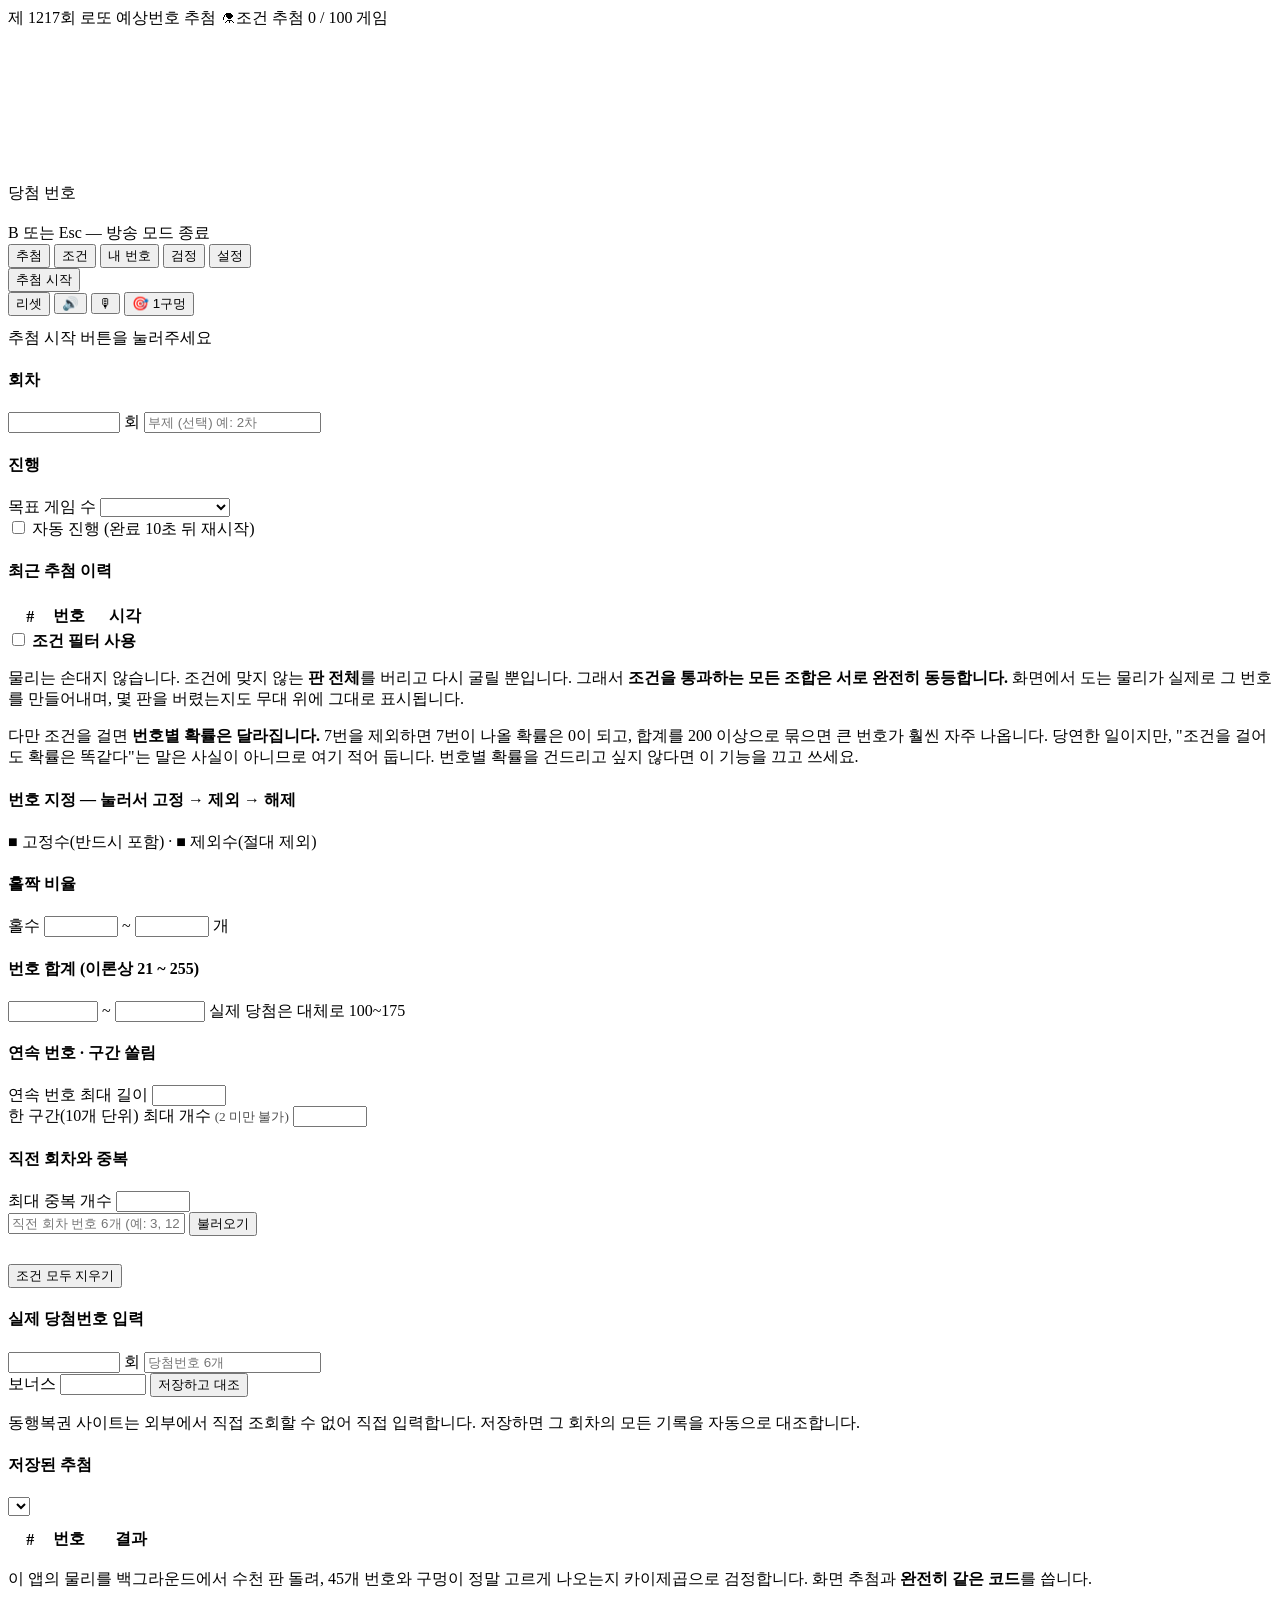
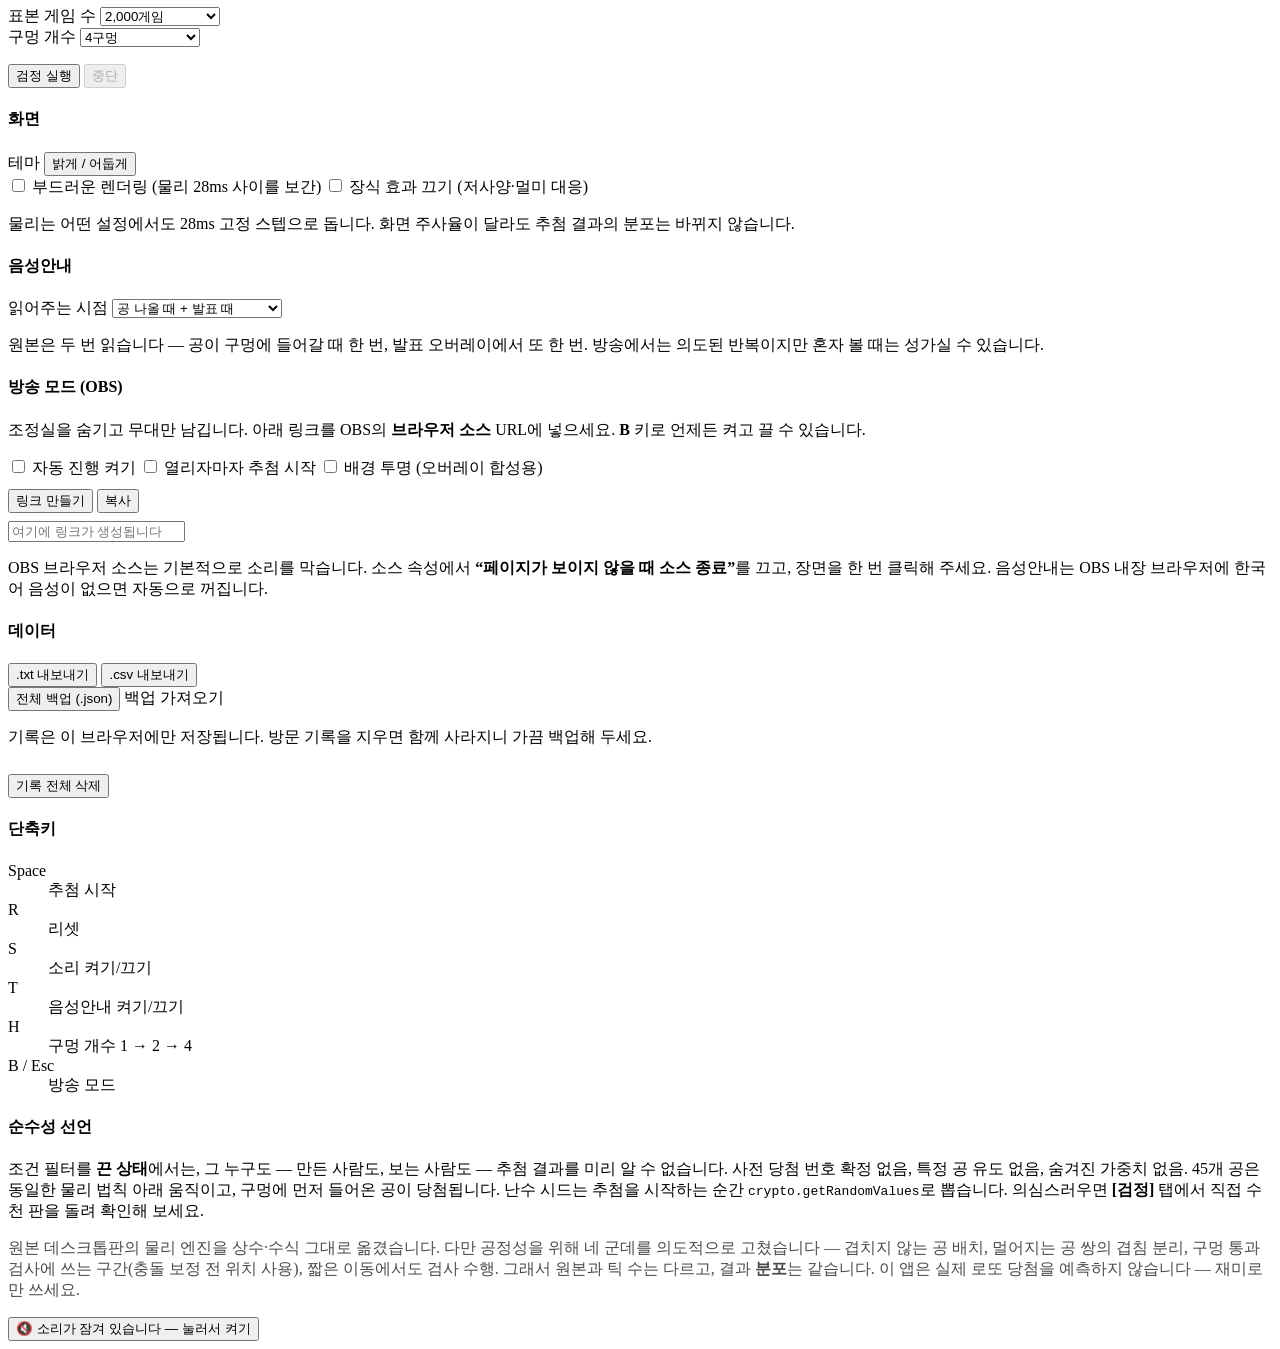
<file: dev/src/00-index.template.html>
<!DOCTYPE html>
<html lang="ko" data-theme="dark">
<head>
<meta charset="utf-8">
<meta name="viewport" content="width=device-width, initial-scale=1, viewport-fit=cover">
<meta name="color-scheme" content="dark light">
<meta name="description" content="물리 기반 로또 예상번호 추첨기 — 45개 공이 실제 충돌 물리로 움직이고, 구멍에 먼저 들어온 공이 당첨됩니다. 사전 확정도, 가중치도 없습니다.">
<title>로또 예상번호 추첨기</title>
<link rel="icon" href="data:image/svg+xml,<svg xmlns='http://www.w3.org/2000/svg' viewBox='0 0 100 100'><circle cx='50' cy='50' r='46' fill='%23FFD700'/><text y='72' x='50' text-anchor='middle' font-size='58' font-weight='bold' fill='%23112240'>7</text></svg>">
<style>/*__CSS__*/</style>
</head>
<body>

<div id="app" data-mode="normal" data-filter="off">

  <!-- ═══════════════ 무대 — 시청자가 봐야 하는 전부 ═══════════════ -->
  <div id="stage">
    <div class="stage-inner">

      <header class="stage-head">
        <span id="stageTitle">제 1217회 로또 예상번호 추첨</span>
        <span class="filter-badge"><span aria-hidden="true">⚗</span><span id="filterDiscard">조건 추첨</span></span>
        <span class="spacer"></span>
        <span class="counter" id="counter">0 / 100 게임</span>
      </header>

      <div class="field-wrap" id="fieldWrap">
        <canvas id="field" aria-label="로또 공 추첨 화면"></canvas>

        <div id="countdown" role="status"></div>

        <!-- 번호 발표 -->
        <div class="overlay" id="reveal" role="dialog" aria-live="polite" aria-label="당첨 번호 발표">
          <div class="box">
            <div class="title" id="revealTitle">당첨 번호</div>
            <div class="nums" id="revealNums"></div>
            <div class="ready" id="revealReady" hidden>준비중…</div>
          </div>
        </div>

        <!-- 누적 통계 -->
        <div class="overlay" id="statsOv" role="dialog" aria-label="누적 통계">
          <div class="box">
            <h3 id="statsTitle"></h3>
            <div id="statsBody"></div>
          </div>
        </div>
      </div>

      <div class="slot-strip">
        <div class="slots" id="slots" role="list" aria-label="이번 게임 당첨 번호"></div>
        <div class="comb-line" id="combLine"></div>
      </div>

    </div>
    <div class="exit-hint">B 또는 Esc — 방송 모드 종료</div>
  </div>

  <!-- ═══════════════ 조정실 — 운영자만 보는 전부 ═══════════════ -->
  <aside id="booth">
    <nav class="tabs" role="tablist">
      <button class="tab" role="tab" data-panel="draw"   aria-selected="true">추첨</button>
      <button class="tab" role="tab" data-panel="filter" aria-selected="false">조건</button>
      <button class="tab" role="tab" data-panel="mine"   aria-selected="false">내 번호</button>
      <button class="tab" role="tab" data-panel="test"   aria-selected="false">검정</button>
      <button class="tab" role="tab" data-panel="setup"  aria-selected="false">설정</button>
    </nav>

    <div class="panels">

      <!-- ── 추첨 ─────────────────────────────────────────────── -->
      <section class="panel active" id="panel-draw" role="tabpanel">
        <div class="stack">
          <button class="btn primary wide" id="startBtn">추첨 시작</button>
          <div class="row">
            <button class="btn danger grow" id="resetBtn">리셋</button>
            <button class="toggle" id="soundBtn" aria-pressed="true" title="소리 (S)">🔊</button>
            <button class="toggle" id="ttsBtn" aria-pressed="false" title="음성안내 (T)">🎙</button>
            <button class="toggle" id="holeBtn" title="구멍 개수 1→2→4 (H)">🎯 1구멍</button>
          </div>
        </div>

        <div class="row" id="searchBox" hidden style="margin-top:12px">
          <span class="hint grow" style="margin:0">조건에 맞는 추첨 찾는 중 — <b id="searchTried">0</b>판 확인</span>
          <button class="btn sm ghost" id="searchCancel">취소</button>
        </div>
        <p class="hint warn" id="searchNote" hidden>워커를 쓸 수 없어 한 스레드로 탐색합니다 — 느립니다. 웹에 올려서 열면 빨라집니다.</p>

        <p class="hint" id="status" style="margin-top:12px">추첨 시작 버튼을 눌러주세요</p>

        <div class="group" style="margin-top:20px">
          <h4>회차</h4>
          <div class="row">
            <input type="number" id="roundInput" min="1" max="99999" style="width:104px" aria-label="회차 번호">
            <span class="hint" style="margin:0">회</span>
            <input type="text" id="suffixInput" class="grow" maxlength="20" placeholder="부제 (선택) 예: 2차" aria-label="회차 부제">
          </div>
        </div>

        <div class="group">
          <h4>진행</h4>
          <div class="row">
            <span class="hint grow" style="margin:0">목표 게임 수</span>
            <select id="maxGames" style="width:130px" aria-label="목표 게임 수"></select>
          </div>
          <div class="row">
            <label class="check"><input type="checkbox" id="autoPlay"> 자동 진행 (완료 10초 뒤 재시작)</label>
          </div>
        </div>

        <div class="group">
          <h4>최근 추첨 이력</h4>
          <table class="tbl">
            <thead><tr><th style="width:2.4em">#</th><th>번호</th><th style="width:4.4em">시각</th></tr></thead>
            <tbody id="histBody"></tbody>
          </table>
        </div>
      </section>

      <!-- ── 조건 ─────────────────────────────────────────────── -->
      <section class="panel" id="panel-filter" role="tabpanel">
        <label class="check" style="margin-bottom:10px">
          <input type="checkbox" id="filterOn"> <b>조건 필터 사용</b>
        </label>
        <p class="hint">
          물리는 손대지 않습니다. 조건에 맞지 않는 <b>판 전체</b>를 버리고 다시 굴릴 뿐입니다.
          그래서 <b>조건을 통과하는 모든 조합은 서로 완전히 동등합니다.</b>
          화면에서 도는 물리가 실제로 그 번호를 만들어내며, 몇 판을 버렸는지도 무대 위에 그대로 표시됩니다.
        </p>
        <p class="hint warn">
          다만 조건을 걸면 <b>번호별 확률은 달라집니다.</b> 7번을 제외하면 7번이 나올 확률은
          0이 되고, 합계를 200 이상으로 묶으면 큰 번호가 훨씬 자주 나옵니다. 당연한 일이지만,
          "조건을 걸어도 확률은 똑같다"는 말은 사실이 아니므로 여기 적어 둡니다.
          번호별 확률을 건드리고 싶지 않다면 이 기능을 끄고 쓰세요.
        </p>

        <div class="group" style="margin-top:18px">
          <h4>번호 지정 — 눌러서 고정 → 제외 → 해제</h4>
          <div class="num-grid" id="numGrid"></div>
          <p class="hint"><span style="color:var(--green-hi)">■</span> 고정수(반드시 포함) ·
             <span style="color:var(--red-hi)">■</span> 제외수(절대 제외)</p>
        </div>

        <div class="group">
          <h4>홀짝 비율</h4>
          <div class="row">
            <span class="hint" style="margin:0">홀수</span>
            <input type="number" id="oddMin" min="0" max="6" style="width:66px" aria-label="홀수 최소">
            <span class="hint" style="margin:0">~</span>
            <input type="number" id="oddMax" min="0" max="6" style="width:66px" aria-label="홀수 최대">
            <span class="hint grow" style="margin:0">개</span>
          </div>
        </div>

        <div class="group">
          <h4>번호 합계 (이론상 21 ~ 255)</h4>
          <div class="row">
            <input type="number" id="sumMin" min="21" max="255" style="width:82px" aria-label="합계 최소">
            <span class="hint" style="margin:0">~</span>
            <input type="number" id="sumMax" min="21" max="255" style="width:82px" aria-label="합계 최대">
            <span class="hint grow" style="margin:0">실제 당첨은 대체로 100~175</span>
          </div>
        </div>

        <div class="group">
          <h4>연속 번호 · 구간 쏠림</h4>
          <div class="row">
            <span class="hint grow" style="margin:0">연속 번호 최대 길이</span>
            <input type="number" id="maxRun" min="1" max="6" style="width:66px" aria-label="연속 최대">
          </div>
          <div class="row">
            <span class="hint grow" style="margin:0">한 구간(10개 단위) 최대 개수 <small style="opacity:.7">(2 미만 불가)</small></span>
            <input type="number" id="bandMax" min="2" max="6" style="width:66px" aria-label="구간 최대">
          </div>
        </div>

        <div class="group">
          <h4>직전 회차와 중복</h4>
          <div class="row">
            <span class="hint grow" style="margin:0">최대 중복 개수</span>
            <input type="number" id="prevOverlapMax" min="0" max="6" style="width:66px" aria-label="중복 최대">
          </div>
          <div class="row">
            <input type="text" id="prevNumbers" class="grow" placeholder="직전 회차 번호 6개 (예: 3, 12, 20, 28, 33, 41)" aria-label="직전 회차 번호">
            <button class="btn sm ghost" id="usePrevWinning">불러오기</button>
          </div>
        </div>

        <p class="hint" id="filterHint"></p>
        <div id="filterCulprits" hidden></div>
        <button class="btn ghost wide" id="filterClear" style="margin-top:12px">조건 모두 지우기</button>
      </section>

      <!-- ── 내 번호 ──────────────────────────────────────────── -->
      <section class="panel" id="panel-mine" role="tabpanel">
        <div class="group">
          <h4>실제 당첨번호 입력</h4>
          <div class="row">
            <input type="number" id="winRound" min="1" max="99999" style="width:104px" aria-label="회차">
            <span class="hint" style="margin:0">회</span>
            <input type="text" id="winNums" class="grow" placeholder="당첨번호 6개" aria-label="당첨번호 6개">
          </div>
          <div class="row">
            <span class="hint" style="margin:0">보너스</span>
            <input type="number" id="winBonus" min="1" max="45" style="width:78px" aria-label="보너스 번호">
            <button class="btn grow" id="winSave">저장하고 대조</button>
          </div>
          <p class="hint" id="winHint">동행복권 사이트는 외부에서 직접 조회할 수 없어 직접 입력합니다. 저장하면 그 회차의 모든 기록을 자동으로 대조합니다.</p>
        </div>

        <div class="group">
          <h4>저장된 추첨</h4>
          <select id="mySessionSel" aria-label="추첨 회차 선택"></select>
          <div id="mySummary" style="margin-top:10px"></div>
        </div>

        <table class="tbl">
          <thead><tr><th style="width:2.4em">#</th><th>번호</th><th style="width:5.2em">결과</th></tr></thead>
          <tbody id="myBody"></tbody>
        </table>
      </section>

      <!-- ── 검정 ─────────────────────────────────────────────── -->
      <section class="panel" id="panel-test" role="tabpanel">
        <p class="hint">
          이 앱의 물리를 백그라운드에서 수천 판 돌려, 45개 번호와 구멍이 정말 고르게
          나오는지 카이제곱으로 검정합니다. 화면 추첨과 <b>완전히 같은 코드</b>를 씁니다.
        </p>

        <div class="group" style="margin-top:16px">
          <div class="row">
            <span class="hint grow" style="margin:0">표본 게임 수</span>
            <select id="testN" style="width:120px" aria-label="표본 수">
              <option value="225">225게임 (검정 최소)</option>
              <option value="500">500게임</option>
              <option value="1000">1,000게임</option>
              <option value="2000" selected>2,000게임</option>
              <option value="5000">5,000게임</option>
              <option value="20000">20,000게임</option>
            </select>
          </div>
          <div class="row">
            <span class="hint grow" style="margin:0">구멍 개수</span>
            <select id="testHoles" style="width:120px" aria-label="구멍 개수">
              <option value="1">1구멍</option>
              <option value="2">2구멍</option>
              <option value="4" selected>4구멍</option>
            </select>
          </div>
          <p class="hint" id="testEta"></p>
          <div class="row">
            <button class="btn primary grow" id="testRun">검정 실행</button>
            <button class="btn ghost" id="testStop" disabled>중단</button>
          </div>
        </div>

        <div id="testProgress" hidden>
          <div class="progress"><i id="testBar" style="width:0%"></i></div>
          <p class="hint" id="testProgressText"></p>
          <p class="hint warn" id="testNote" hidden>워커를 쓸 수 없어 한 스레드로 돌립니다 — 결과는 같지만 느립니다.</p>
        </div>

        <div id="testReport"></div>
      </section>

      <!-- ── 설정 ─────────────────────────────────────────────── -->
      <section class="panel" id="panel-setup" role="tabpanel">
        <div class="group">
          <h4>화면</h4>
          <div class="row">
            <span class="hint grow" style="margin:0">테마</span>
            <button class="btn sm" id="themeBtn">밝게 / 어둡게</button>
          </div>
          <label class="check" style="margin-top:8px"><input type="checkbox" id="smoothRender"> 부드러운 렌더링 (물리 28ms 사이를 보간)</label>
          <label class="check" style="margin-top:8px"><input type="checkbox" id="reduceMotion"> 장식 효과 끄기 (저사양·멀미 대응)</label>
          <p class="hint">물리는 어떤 설정에서도 28ms 고정 스텝으로 돕니다. 화면 주사율이 달라도 추첨 결과의 분포는 바뀌지 않습니다.</p>
        </div>

        <div class="group">
          <h4>음성안내</h4>
          <div class="row">
            <span class="hint grow" style="margin:0">읽어주는 시점</span>
            <select id="speakOn" style="width:170px" aria-label="음성안내 시점">
              <option value="both">공 나올 때 + 발표 때</option>
              <option value="capture">공 나올 때만</option>
              <option value="reveal">발표 때만</option>
            </select>
          </div>
          <p class="hint">원본은 두 번 읽습니다 — 공이 구멍에 들어갈 때 한 번, 발표 오버레이에서 또 한 번. 방송에서는 의도된 반복이지만 혼자 볼 때는 성가실 수 있습니다.</p>
          <p class="hint" id="ttsInfo"></p>
        </div>

        <div class="group">
          <h4>방송 모드 (OBS)</h4>
          <p class="hint">
            조정실을 숨기고 무대만 남깁니다. 아래 링크를 OBS의 <b>브라우저 소스</b> URL에 넣으세요.
            <b>B</b> 키로 언제든 켜고 끌 수 있습니다.
          </p>
          <label class="check" style="margin-top:8px"><input type="checkbox" id="linkAuto"> 자동 진행 켜기</label>
          <label class="check" style="margin-top:6px"><input type="checkbox" id="linkAutostart"> 열리자마자 추첨 시작</label>
          <label class="check" style="margin-top:6px"><input type="checkbox" id="linkTransparent"> 배경 투명 (오버레이 합성용)</label>
          <div class="row" style="margin-top:10px">
            <button class="btn grow" id="buildLink">링크 만들기</button>
            <button class="btn ghost" id="copyLink">복사</button>
          </div>
          <input type="text" id="linkOut" readonly style="margin-top:8px" placeholder="여기에 링크가 생성됩니다" aria-label="방송 링크">
          <p class="hint">
            OBS 브라우저 소스는 기본적으로 소리를 막습니다. 소스 속성에서
            <b>“페이지가 보이지 않을 때 소스 종료”</b>를 끄고, 장면을 한 번 클릭해 주세요.
            음성안내는 OBS 내장 브라우저에 한국어 음성이 없으면 자동으로 꺼집니다.
          </p>
        </div>

        <div class="group">
          <h4>데이터</h4>
          <div class="row">
            <button class="btn grow" id="expTxt">.txt 내보내기</button>
            <button class="btn grow" id="expCsv">.csv 내보내기</button>
          </div>
          <div class="row">
            <button class="btn grow" id="expBackup">전체 백업 (.json)</button>
            <label class="btn ghost grow" style="text-align:center">
              백업 가져오기<input type="file" id="impBackup" accept="application/json,.json" hidden>
            </label>
          </div>
          <p class="hint" id="dataHint">기록은 이 브라우저에만 저장됩니다. 방문 기록을 지우면 함께 사라지니 가끔 백업해 두세요.</p>
          <button class="btn danger wide" id="clearAll" style="margin-top:10px">기록 전체 삭제</button>
        </div>

        <div class="group">
          <h4>단축키</h4>
          <dl class="kv">
            <dt>Space</dt><dd>추첨 시작</dd>
            <dt>R</dt><dd>리셋</dd>
            <dt>S</dt><dd>소리 켜기/끄기</dd>
            <dt>T</dt><dd>음성안내 켜기/끄기</dd>
            <dt>H</dt><dd>구멍 개수 1 → 2 → 4</dd>
            <dt>B / Esc</dt><dd>방송 모드</dd>
          </dl>
        </div>

        <div class="group">
          <h4>순수성 선언</h4>
          <p class="hint">
            조건 필터를 <b>끈 상태</b>에서는, 그 누구도 — 만든 사람도, 보는 사람도 —
            추첨 결과를 미리 알 수 없습니다. 사전 당첨 번호 확정 없음, 특정 공 유도 없음,
            숨겨진 가중치 없음. 45개 공은 동일한 물리 법칙 아래 움직이고, 구멍에 먼저
            들어온 공이 당첨됩니다. 난수 시드는 추첨을 시작하는 순간
            <code>crypto.getRandomValues</code>로 뽑습니다.
            의심스러우면 <b>[검정]</b> 탭에서 직접 수천 판을 돌려 확인해 보세요.
          </p>
          <p class="hint warn" id="purityFilterNote" hidden>
            지금은 <b>조건 필터가 켜져 있습니다.</b> 이때는 위 선언이 그대로 적용되지 않습니다 —
            조건을 만족하는 판을 먼저 찾아낸 뒤 그 판을 화면에서 재생하므로, 애니메이션이
            시작되는 시점에는 여섯 개 번호가 이미 정해져 있습니다. 화면의 물리가 실제로 그
            번호를 만들어낸다는 점과, 버린 판 수를 숨기지 않는다는 점은 그대로입니다.
            결과를 아무도 미리 알 수 없게 하려면 <b>[조건]</b> 탭에서 필터를 꺼 주세요.
          </p>
          <p class="hint" style="opacity:.7">
            원본 데스크톱판의 물리 엔진을 상수·수식 그대로 옮겼습니다. 다만 공정성을 위해
            네 군데를 의도적으로 고쳤습니다 — 겹치지 않는 공 배치, 멀어지는 공 쌍의 겹침 분리,
            구멍 통과 검사에 쓰는 구간(충돌 보정 전 위치 사용), 짧은 이동에서도 검사 수행.
            그래서 원본과 틱 수는 다르고, 결과 <b>분포</b>는 같습니다.
            이 앱은 실제 로또 당첨을 예측하지 않습니다 — 재미로만 쓰세요.
          </p>
          <p class="hint" id="versionInfo" style="opacity:.6"></p>
        </div>
      </section>

    </div>
  </aside>
</div>

<button class="audio-lock" id="audioLock">🔇 소리가 잠겨 있습니다 — 눌러서 켜기</button>

<dialog id="helpDlg" style="background:var(--bg-panel);color:var(--text);border:1px solid var(--line);border-radius:16px;padding:20px;max-width:420px">
  <h3 style="margin-top:0">단축키</h3>
  <dl class="kv">
    <dt>Space</dt><dd>추첨 시작</dd><dt>R</dt><dd>리셋</dd>
    <dt>S</dt><dd>소리</dd><dt>T</dt><dd>음성안내</dd>
    <dt>H</dt><dd>구멍 1→2→4</dd><dt>B / Esc</dt><dd>방송 모드</dd>
  </dl>
  <form method="dialog"><button class="btn wide" style="margin-top:12px">닫기</button></form>
</dialog>

<!-- ════════════════════════════════════════════════════════════════════════
     물리·필터·검정 코드는 이 파일 안에 정확히 한 벌만 존재한다.
     메인 스레드는 이 <script>를 그대로 실행하고, 워커는 같은 텍스트를
     Blob으로 만들어 실행한다. 그래서 "화면에서 도는 물리"와 "공정성 검정이
     채점한 물리"가 같은 코드라는 사실이 구조로 보장된다.
     ═══════════════════════════════════════════════════════════════════ -->
<script id="core-src">/*__CORE__*/</script>

<script id="worker-glue" type="text/plain">/*__GLUE__*/</script>

<script>/*__APP__*/</script>

</body>
</html>
</file>
